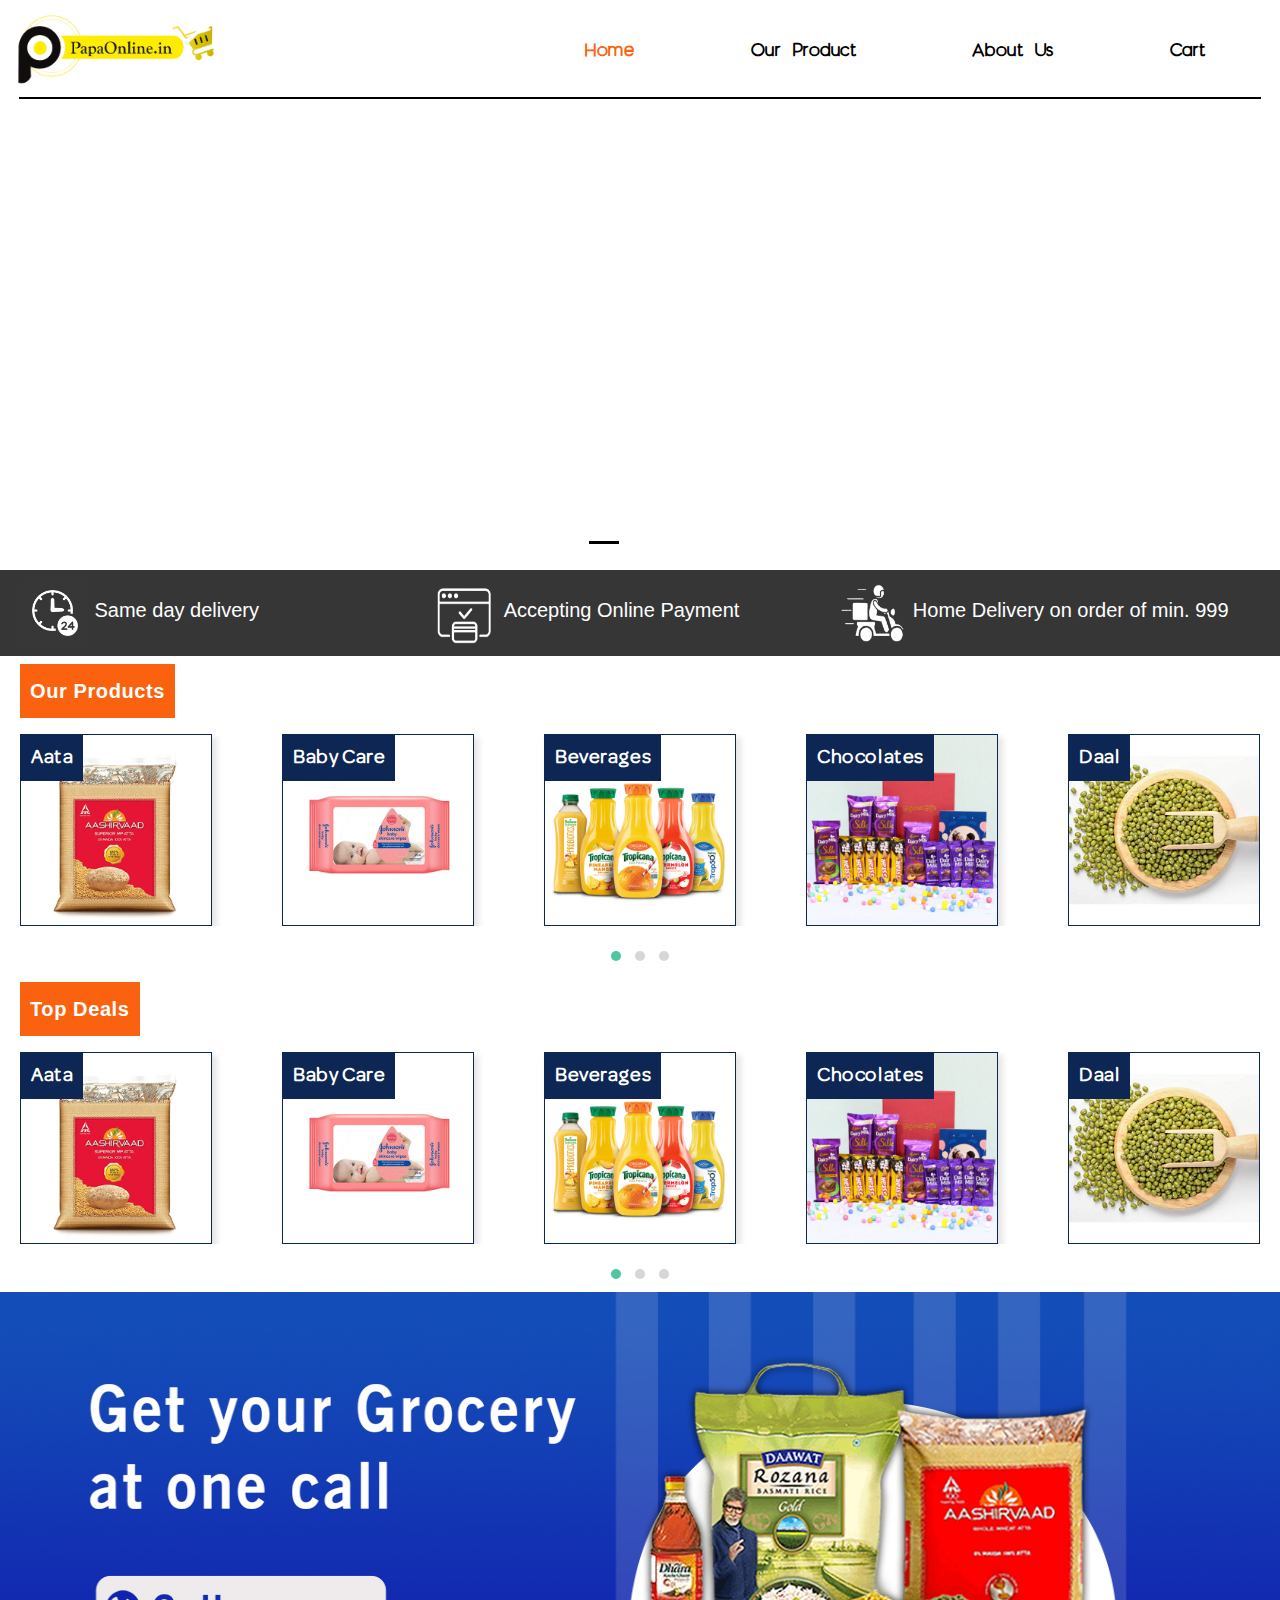
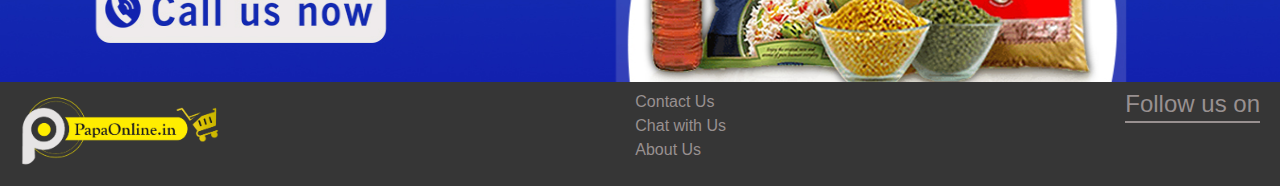
<file: index.html>
<html>  
    <head>
        <title>
            Anil Traders
        </title>
        <meta charset="utf-8">
        <meta name="viewport" content="width=device-width, initial-scale=1">
        <link rel="stylesheet" href="https://maxcdn.bootstrapcdn.com/bootstrap/4.5.2/css/bootstrap.min.css">
        <link rel="stylesheet" href="Css/owl.carousel.min.css">
        <link rel="stylesheet" href="Css/owl.theme.green.css">
        <link rel="stylesheet" href="Css/style.css">
        <link rel="stylesheet" href="https://use.fontawesome.com/releases/v5.7.0/css/all.css"
         integrity="sha384-lZN37f5QGtY3VHgisS14W3ExzMWZxybE1SJSEsQp9S+oqd12jhcu+A56Ebc1zFSJ" crossorigin="anonymous">
    </head>
    <body>
        <!----------------------------------------Navbar Start----------------------------------------------------->
       <header>
           <nav class="Navbar navbar-expand-lg  navbar-dark ">
           <a href="index.html" class="navbar-brand"><img src="images/logo/logo2.png"  alt="Logo"></a>
           <button class="navbar-toggler" data-toggle="collapse" data-target="#mynav">
            <span class="navbar-toggler-icon"></span>
           </button>
           <div class="collapse navbar-collapse" id="mynav">
               <span class="search" id = "search"> 
               <div class="searchBar" id="searchBar">
                   <form>
                       <input type= "text" placeholder="Search Item" />
                   </form>
               </div>
               <i class="fas fa-search fa-2x"></i>
            </span>
               <ul class="navbar-nav ml-auto">
               <li class="nav-item"><a href="index.html" class="nav-link" style="color: #fb620f!important">Home</a></li>
               <li class="nav-item"><a href="product.html" class="nav-link">Our Product</a></li>
               <li class="nav-item"><a href="about.html" class="nav-link">About Us</a></li>
               <li class="nav-item"><a href="cart.html" class="nav-link cart">Cart</a></li>
               <sup><p class="item"></p></sup>
               </ul>
           </div>
           </nav>
       </header>
       
       <!------------------------------------------Navbar End---------------------------------------------------------->
       <!--------------------------------------------Slider Section Start---------------------------------------------->
       <section>
        <div id="demo" class="carousel slide carousel-fade main" data-ride="carousel">
            <ul class="carousel-indicators">
              <li data-target="#demo" data-slide-to="0" class="active buttom_circle"></li>
              <li data-target="#demo" data-slide-to="1" class="buttom_circle"></li>
              <li data-target="#demo" data-slide-to="2" class="buttom_circle"></li>
            </ul>
            <div class="carousel-inner">
              <div class="carousel-item active">
                <div class="carouselCustom">
                    <div class="leftCarousel carouselContent">
                        <h2 class="display-4">
                            ALL YOUR <span style="color:#3ba60c; font-weight: 600;">GROCERY <br> NEEDS</span> AT ONE PLACE
                        </h2>
                    </div>
                    <div class="rightCarousel carouselContent">
                        <img src="images/banner/slider.png" class="img-fluid">
                        
                    </div>
                </div> 
              </div>
              <div class="carousel-item">
                <div class="carouselCustom">
                    <div class="leftCarousel carouselContent">
                        <h2 class="display-4 map" style="font-weight: bolder; color:#093485; letter-spacing: 0.03rem;">
                            Same day <span style="color:#3ba60c; font-weight: 600;"> Delivery <br> in</span> the city
                        </h2>
                         
                    </div>
                    <div class="rightCarousel carouselContent img-responsive">
                        <img src="images/png_elem/scooter.png" class="img-fluid">
                    </div>
                </div> 
              </div>
              <div class="carousel-item">
                <div class="carouselCustom">
                    <div class="leftCarousel carouselContent">
                        <h2 class="display-4 map" style="font-weight: bolder; color:#093485; letter-spacing: 0.03rem;">
                            All   <span style="color:#3ba60c; font-weight: 600;"> Branded<br> in</span> products at one place
                           </h2>
                       
                    </div>
                    <div class="rightCarousel carouselContent">
                        <img src="images/img/slide3.png" class="img-fluid">
                    </div>
                </div> 
              </div>
            </div>
           
          </div>
       </section>
       <!--------------------------------------------Slider Section End------------------------------------------------>
       <!-----------------------------------------------Same day delivery Section Start-------------------------------->
      <section>
           <div class="sameDay main">
           <ul>
               <span>
                   <img src="images/png_elem/3.png" alt=""> <li>Same day delivery</li>
               </span>
               <span>
                <img src="images/png_elem/2.png" alt=""> <li>Accepting Online Payment</li>
            </span>
            <span>
                <img src="images/png_elem/1.png" alt="">  <li>Home Delivery on order of min. 999</li>
            </span>          
           </ul>
       </div>
      </section>
      <section>
          <div class="sectionFirst main">
            <p>Our Products</p>
            <div class="owl-carousel owl-theme">
                <div class="item">
                    <div class="imgBox">
                        <img src="images/products_images/Aata/aata 5kg.jpg">
                        <p>Aata</p>
                    </div>
                </div>
                <div class="item"> <div class="imgBox">
                    <img src="images/products_images/baby care/1.jpg">
                    <p>Baby Care</p>
                </div>
            </div>
                <div class="item"> <div class="imgBox">
                    <img src="images/products_images/beverages/tropican.jpg">
                    <p>Beverages</p>
                </div>
            </div>
                <div class="item">
                    <div class="imgBox">
                        <img src="images/products_images/chocolates/dairy milk.jpg">
                        <p>Chocolates</p>
                    </div>
                </div>
                <div class="item">
                    <div class="imgBox">
                        <img src="images/products_images/daal/moong daal.jpg">
                        <p>Daal</p>
                    </div>
                </div>
                <div class="item">
                    <div class="imgBox">
                        <img src="images/products_images/Dairy/amul cheese.jpg">
                        <p>Dairy</p>
                    </div>
                </div>
               
                <div class="item">
                    <div class="imgBox">
                        <img src="images/products_images/Detergent/arial matic.jpg">
                        <p>Detergents</p>
                    </div>
                </div>
                <div class="item">
                    <div class="imgBox">
                        <img src="images/products_images/dry fuits/almond.jpg">
                        <p>Dry Fruits</p>
                    </div>
                </div>
                <div class="item">
                    <div class="imgBox">
                        <img src="images/products_images/Hygiene/dettol hand sanitizer.jpg">
                        <p>Hygiene</p>
                    </div>
                </div>
                <div class="item">
                    <div class="imgBox">
                        <img src="images/products_images/miada/besan.jpg">
                        <p>Flours</p>
                    </div>
                </div>
               
                <div class="item">
                    <div class="imgBox">
                        <img src="images/products_images/oil/refineoil.jpg">
                        <p>Oil</p>
                    </div>
                </div>
            </div>
          </div>
          <div class="sectionSecond main">
            <p>Top Deals</p>
            <div class="owl-carousel owl-theme">
                <div class="item">
                    <div class="imgBox">
                        <img src="images/products_images/Aata/aata 5kg.jpg">
                        <p>Aata</p>
                    </div>
                </div>
                <div class="item"> <div class="imgBox">
                    <img src="images/products_images/baby care/1.jpg">
                    <p>Baby Care</p>
                </div>
            </div>
                <div class="item"> <div class="imgBox">
                    <img src="images/products_images/beverages/tropican.jpg">
                    <p>Beverages</p>
                </div>
            </div>
                <div class="item">
                    <div class="imgBox">
                        <img src="images/products_images/chocolates/dairy milk.jpg">
                        <p>Chocolates</p>
                    </div>
                </div>
                <div class="item">
                    <div class="imgBox">
                        <img src="images/products_images/daal/moong daal.jpg">
                        <p>Daal</p>
                    </div>
                </div>
                <div class="item">
                    <div class="imgBox">
                        <img src="images/products_images/Dairy/amul cheese.jpg">
                        <p>Dairy</p>
                    </div>
                </div>
               
                <div class="item">
                    <div class="imgBox">
                        <img src="images/products_images/Detergent/arial matic.jpg">
                        <p>Detergents</p>
                    </div>
                </div>
                <div class="item">
                    <div class="imgBox">
                        <img src="images/products_images/dry fuits/almond.jpg">
                        <p>Dry Fruits</p>
                    </div>
                </div>
                <div class="item">
                    <div class="imgBox">
                        <img src="images/products_images/Hygiene/dettol hand sanitizer.jpg">
                        <p>Hygiene</p>
                    </div>
                </div>
                <div class="item">
                    <div class="imgBox">
                        <img src="images/products_images/miada/besan.jpg">
                        <p>Flours</p>
                    </div>
                </div>
               
                <div class="item">
                    <div class="imgBox">
                        <img src="images/products_images/oil/refineoil.jpg">
                        <p>Oil</p>
                    </div>
                </div>
           
            </div>
          </div>
      </section>
       <!---------------------------------------------Same day dalivery Section End------------------------------------>
       <!-----------------------------------------------Section Three Start--------------------------------------------->
       <section>
           <div class="sectionThree">
               <div class="contentOne">
                
               </div>
           </div>
       </section>
       <!----------------------------------------------Section Three End------------------------------------------------->
       <!------------------------------------------Footer Start---------------------------------------------------------->
       <footer>
           <div class="site-footer main">
               <div class="logo">
                <a href="#" class="navbar-brand"><img src="images/logo/logo3.png" alt="Logo"></a>
               </div>
               <div class="quickLinks">
                    <ul class="quick__links">
                        <li>
                            <a href="#">Contact Us</a>
                        </li>
                        <li>
                            <a href="#">Chat with Us</a>
                        </li>
                        <li>
                            <a href="#">About Us</a>
                        </li>
                    </ul>
               </div>
               <div class="social_icons">
                    <h4 style="color:#989090;">Follow us on</h4>
                    <ul class="social_icons">
                        <li class="socialIcon"><a href="#"><i class="fab fa-facebook-f"></i></a></li>
                        <li class="socialIcon"><a href="#"><i class="fab fa-instagram"></i></a></li>
                    </ul>
               </div>
           </div>
       </footer>
       <div class="modal fade" id="myModal" role="dialog">
        <div class="modal-dialog">
        
          <!-- Modal content-->
          <div class="modal-content">
            <div class="modal-header">
              <h4 class="modal-title">Cart Item</h4>
              <button type="button" class="close" data-dismiss="modal">&times;</button>
             
            </div>
            <div class="modal-body">
              <div class="cartContainer">

              </div>
            </div>
            <div class="modal-footer">
              <button type="button" class="btn btn-default" data-dismiss="modal">Close</button>
            </div>
          </div>
          
        </div>
      </div>
      
    
       <!------------------------------------------Footer End------------------------------------------------------------>
        <script src="https://ajax.googleapis.com/ajax/libs/jquery/3.5.1/jquery.min.js"></script>
        <script src="https://cdnjs.cloudflare.com/ajax/libs/popper.js/1.16.0/umd/popper.min.js"></script>
        <script src="https://maxcdn.bootstrapcdn.com/bootstrap/4.5.2/js/bootstrap.min.js"></script>
        <scritp src="Script/owl.carousel.js"></scritp>
        <script src="Script//owl.carousel.min.js"></script>
        <script src="Script/script.js"></script>
    </body>
</html>
</file>
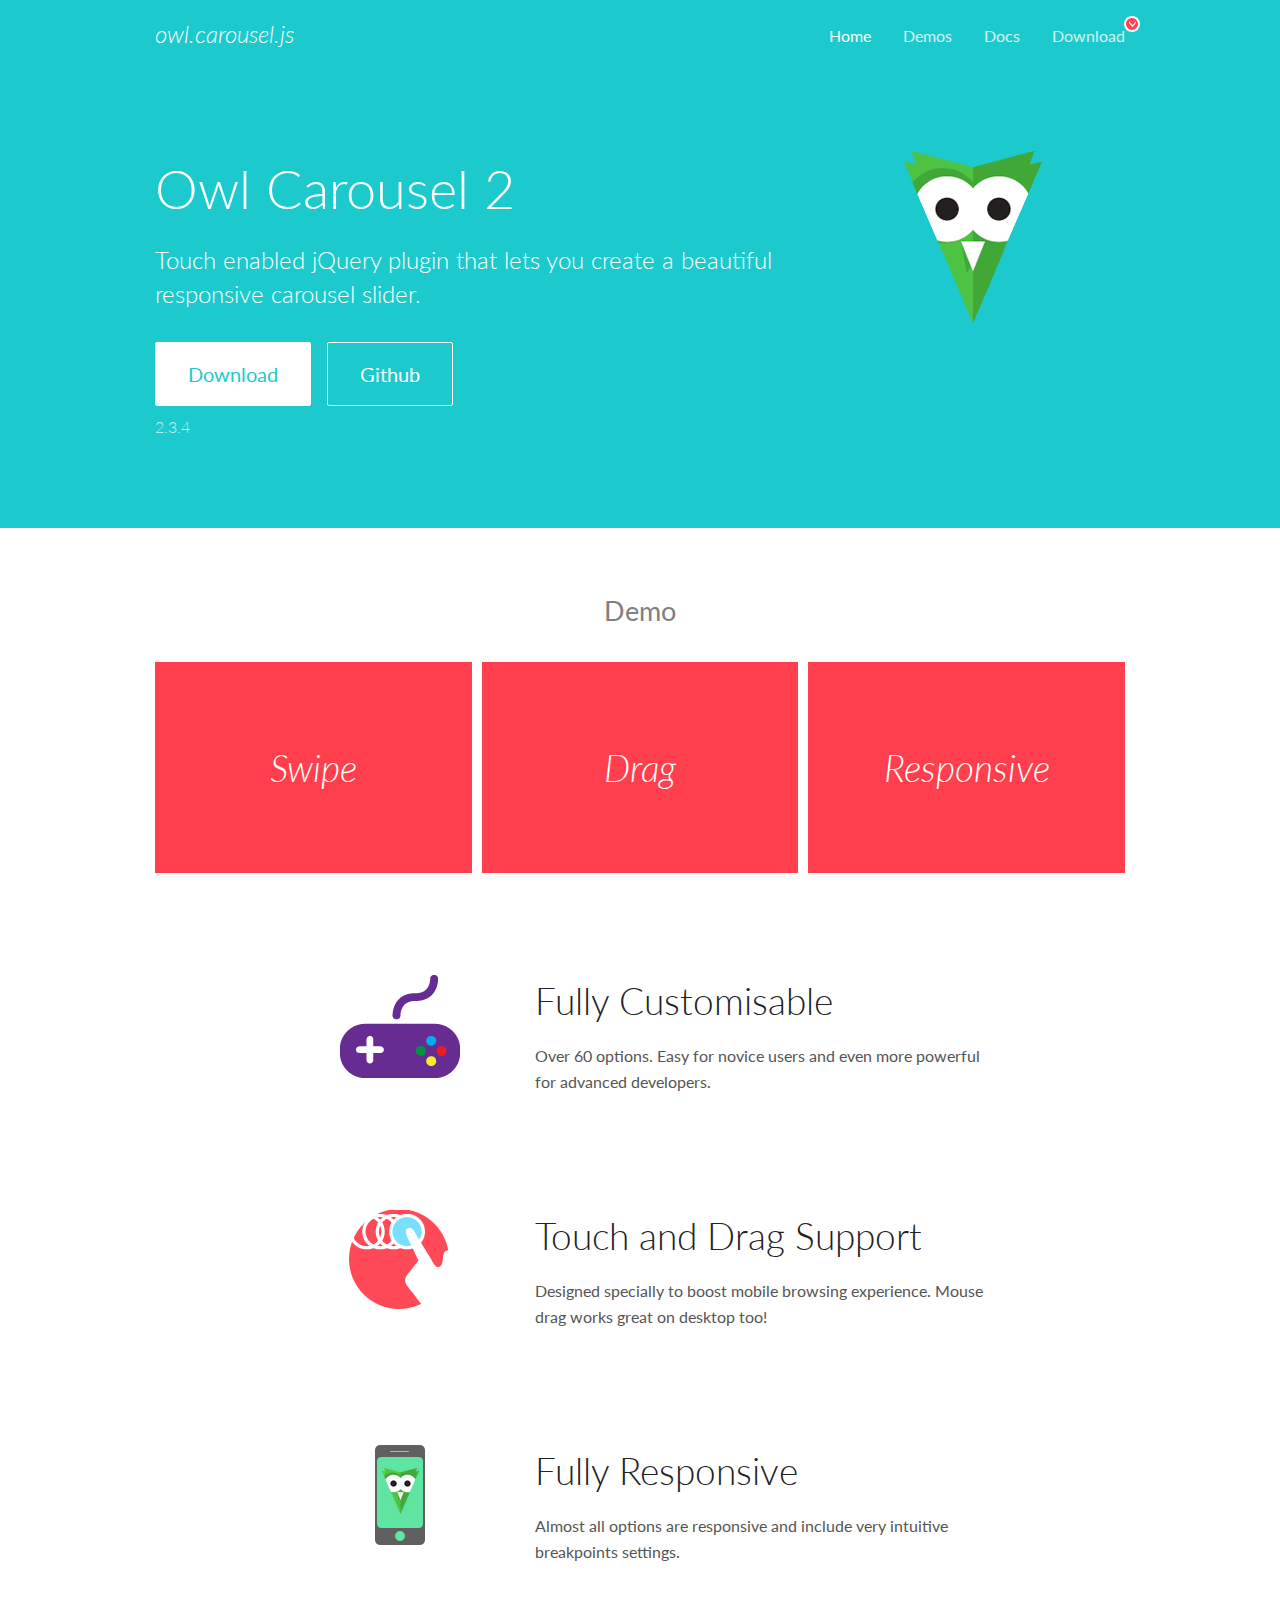
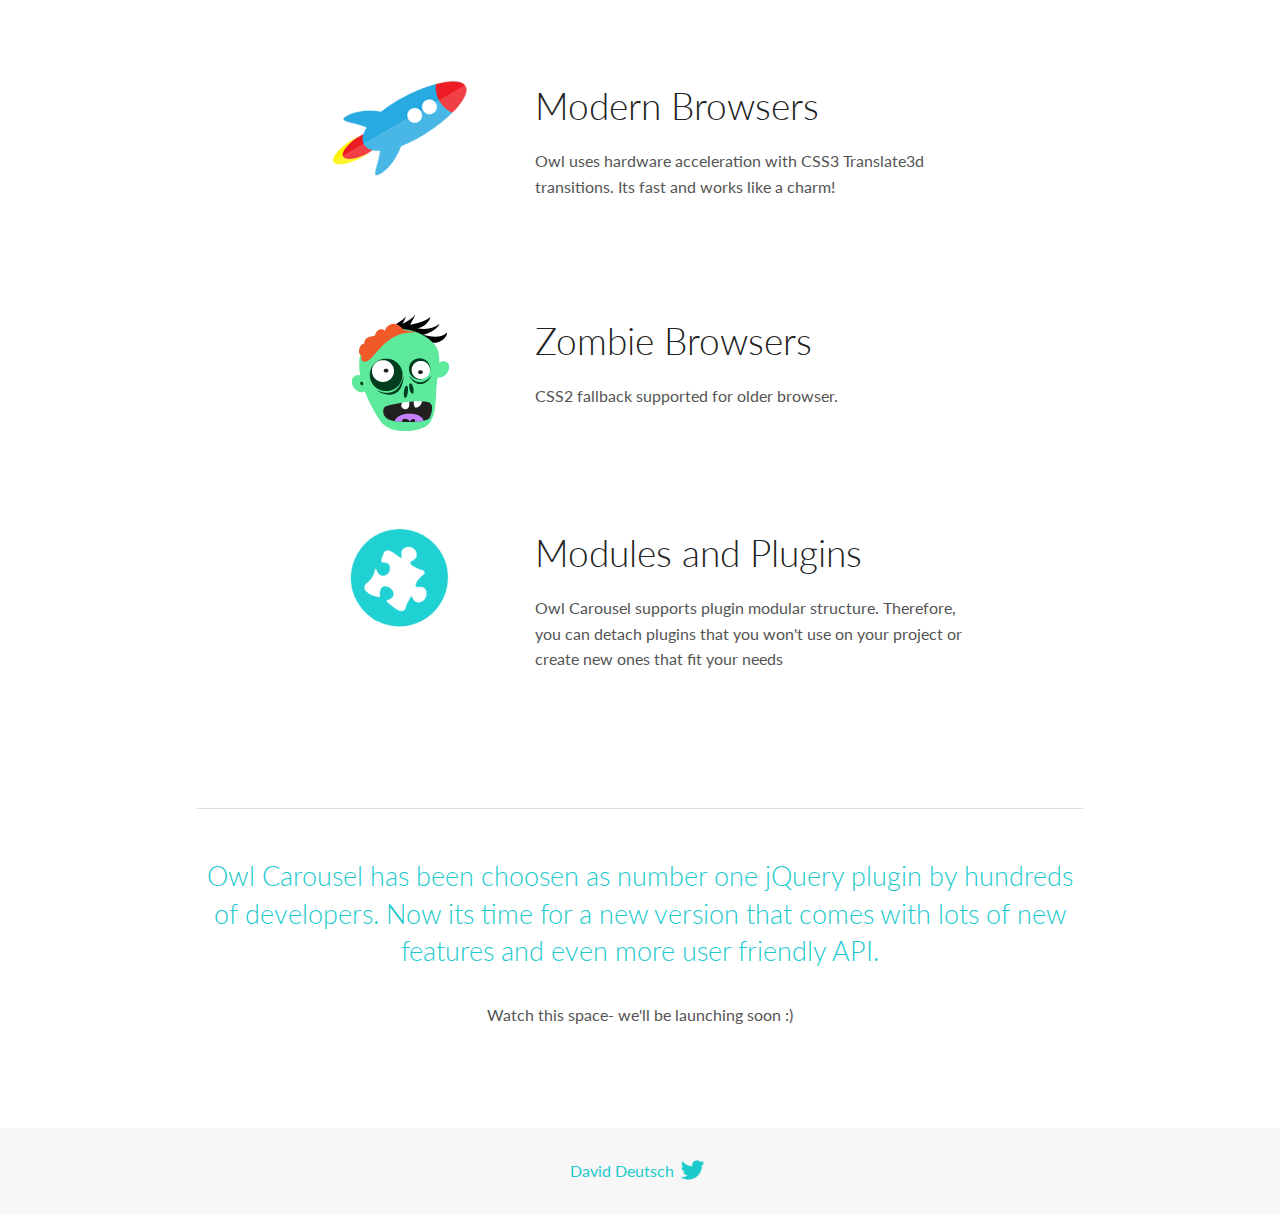
<file: OwlCarousel2-2.3.4/docs/index.html>
<!DOCTYPE html>
<html lang="en">
  <head>

    <!-- head -->
    <meta charset="utf-8">
    <meta name="msapplication-tap-highlight" content="no" />
    <meta name="viewport" content="width=device-width, initial-scale=1.0" />
    <meta name="description" content="Touch enabled jQuery plugin that lets you create beautiful responsive carousel slider.">
    <meta name="author" content="David Deutsch">
    <title>
      Home | Owl Carousel | 2.3.4
    </title>

    <!-- Stylesheets -->
    <link href='https://fonts.googleapis.com/css?family=Lato:300,400,700,400italic,300italic' rel='stylesheet' type='text/css'>
    <link rel="stylesheet" href="assets/css/docs.theme.min.css">

    <!-- Owl Stylesheets -->
    <link rel="stylesheet" href="assets/owlcarousel/assets/owl.carousel.min.css">
    <link rel="stylesheet" href="assets/owlcarousel/assets/owl.theme.default.min.css">

    <!-- HTML5 shim and Respond.js IE8 support of HTML5 elements and media queries -->

    <!--[if lt IE 9]>
      <script src="https://oss.maxcdn.com/libs/html5shiv/3.7.0/html5shiv.js"></script>
      <script src="https://oss.maxcdn.com/libs/respond.js/1.3.0/respond.min.js"></script>
    <![endif]-->

    <!-- Favicons -->
    <link rel="apple-touch-icon-precomposed" sizes="144x144" href="assets/ico/apple-touch-icon-144-precomposed.png">
    <link rel="shortcut icon" href="assets/ico/favicon.png">
    <link rel="shortcut icon" href="favicon.ico">

    <!-- Yeah i know js should not be in header. Its required for demos.-->

    <!-- javascript -->
    <script src="assets/vendors/jquery.min.js"></script>
    <script src="assets/owlcarousel/owl.carousel.js"></script>
  </head>
  <body>

    <!-- header -->
    <header class="header">
      <div class="row">
        <div class="large-12 columns">
          <div class="brand left">
            <h3>
              <a href="/OwlCarousel2/">owl.carousel.js</a> 
            </h3>
          </div>
          <a id="toggle-nav" class="right">
            <span></span> <span></span> <span></span> 
          </a> 
          <div class="nav-bar">
            <ul class="clearfix">
              <li class="active">
                <a href="/OwlCarousel2/index.html">Home</a> 
              </li>
              <li> <a href="/OwlCarousel2/demos/demos.html">Demos</a>  </li>
              <li> <a href="/OwlCarousel2/docs/started-welcome.html">Docs</a>  </li>
              <li>
                <a href="https://github.com/OwlCarousel2/OwlCarousel2/archive/2.3.4.zip">Download</a> 
                <span class="download"></span> 
              </li>
            </ul>
          </div>
        </div>
      </div>
    </header>

    <!-- home panel -->
    <section id="hero">
      <div class="row">
        <div class="large-8 medium-8 columns">
          <h1>Owl Carousel 2</h1>
          <h4>Touch enabled jQuery plugin that lets you create a beautiful responsive carousel slider.</h4>
          <a href="https://github.com/OwlCarousel2/OwlCarousel2/archive/2.3.4.zip" class="hero-button">Download</a> 
          <a href="https://github.com/OwlCarousel2/OwlCarousel2" class="hero-button outline">Github</a> 
          <p>2.3.4</p>
        </div>
        <div class="large-4 medium-4 columns">
          <img class="owl-logo" src="assets/img/owl-logo.png" alt="mr. Owl">
        </div>
      </div>
    </section>

    <!-- body -->
    <div class="home-demo">
      <div class="row">
        <div class="large-12 columns">
          <h3>Demo</h3>
          <div class="owl-carousel">
            <div class="item">
              <h2>Swipe</h2>
            </div>
            <div class="item">
              <h2>Drag</h2>
            </div>
            <div class="item">
              <h2>Responsive</h2>
            </div>
            <div class="item">
              <h2>CSS3</h2>
            </div>
            <div class="item">
              <h2>Fast</h2>
            </div>
            <div class="item">
              <h2>Easy</h2>
            </div>
            <div class="item">
              <h2>Free</h2>
            </div>
            <div class="item">
              <h2>Upgradable</h2>
            </div>
            <div class="item">
              <h2>Tons of options</h2>
            </div>
            <div class="item">
              <h2>Infinity</h2>
            </div>
            <div class="item">
              <h2>Auto Width</h2>
            </div>
          </div>
        </div>
      </div>
    </div>
    <script>
      var owl = $('.owl-carousel');
      owl.owlCarousel({
        margin: 10,
        loop: true,
        responsive: {
          0: {
            items: 1
          },
          600: {
            items: 2
          },
          1000: {
            items: 3
          }
        }
      })
    </script>

    <!-- features -->
    <div id="features">
      <div class="row">
        <div class="small-12 medium-9 small-centered columns">
          <section class="row feature">
            <div class="medium-4 small-12 columns">
              <img src="assets/img/feature-options.png" alt="">
            </div>
            <div class="medium-8 small-12 columns">
              <h2>Fully Customisable</h2>
              <p>Over 60 options. Easy for novice users and even more powerful for advanced developers.</p>
            </div>
          </section>
          <section class="row feature">
            <div class="medium-4 small-12 columns">
              <img src="assets/img/feature-drag.png" alt="">
            </div>
            <div class="medium-8 small-12 columns">
              <h2>Touch and Drag Support</h2>
              <p>Designed specially to boost mobile browsing experience. Mouse drag works great on desktop too!</p>
            </div>
          </section>
          <section class="row feature">
            <div class="medium-4 small-12 columns">
              <img src="assets/img/feature-responsive.png" alt="">
            </div>
            <div class="medium-8 small-12 columns">
              <h2>Fully Responsive</h2>
              <p>Almost all options are responsive and include very intuitive breakpoints settings.</p>
            </div>
          </section>
          <section class="row feature">
            <div class="medium-4 small-12 columns">
              <img src="assets/img/feature-modern.png" alt="">
            </div>
            <div class="medium-8 small-12 columns">
              <h2>Modern Browsers</h2>
              <p>Owl uses hardware acceleration with CSS3 Translate3d transitions. Its fast and works like a charm! </p>
            </div>
          </section>
          <section class="row feature">
            <div class="medium-4 small-12 columns">
              <img src="assets/img/feature-zombie.png" alt="">
            </div>
            <div class="medium-8 small-12 columns">
              <h2>Zombie Browsers</h2>
              <p>CSS2 fallback supported for older browser.</p>
            </div>
          </section>
          <section class="row feature">
            <div class="medium-4 small-12 columns">
              <img src="assets/img/feature-module.png" alt="">
            </div>
            <div class="medium-8 small-12 columns">
              <h2>Modules and Plugins</h2>
              <p>Owl Carousel supports plugin modular structure. Therefore, you can detach plugins that you won&#x27;t use on your project or create new ones that fit your needs</p>
            </div>
          </section>
        </div>
      </div>
    </div>

    <!-- footer -->
    <section id="teaser-text">
      <div class="row">
        <div class="small-12 medium-11 small-centered columns">
          <hr>
          <h3 id="owl-carousel-has-been-choosen-as-number-one-jquery-plugin-by-hundreds-of-developers-now-its-time-for-a-new-version-that-comes-with-lots-of-new-features-and-even-more-user-friendly-api-">Owl Carousel has been choosen as number one jQuery plugin by hundreds of developers. Now its time for a new version that comes with lots of new features and even more user friendly API.</h3>
          <p>Watch this space- we&#39;ll be launching soon :)</p>
        </div>
      </div>
    </section>

    <!-- footer -->
    <footer class="footer">
      <div class="row">
        <div class="large-12 columns">
          <h5>
            <a href="/OwlCarousel2/docs/support-contact.html">David Deutsch</a> 
            <a id="custom-tweet-button" href="https://twitter.com/share?url=https://github.com/OwlCarousel2/OwlCarousel2&text=Owl Carousel - This is so awesome! " target="_blank"></a> 
          </h5>
        </div>
      </div>
    </footer>

    <!-- vendors -->
    <script src="assets/vendors/highlight.js"></script>
    <script src="assets/js/app.js"></script>
  </body>
</html>
</file>
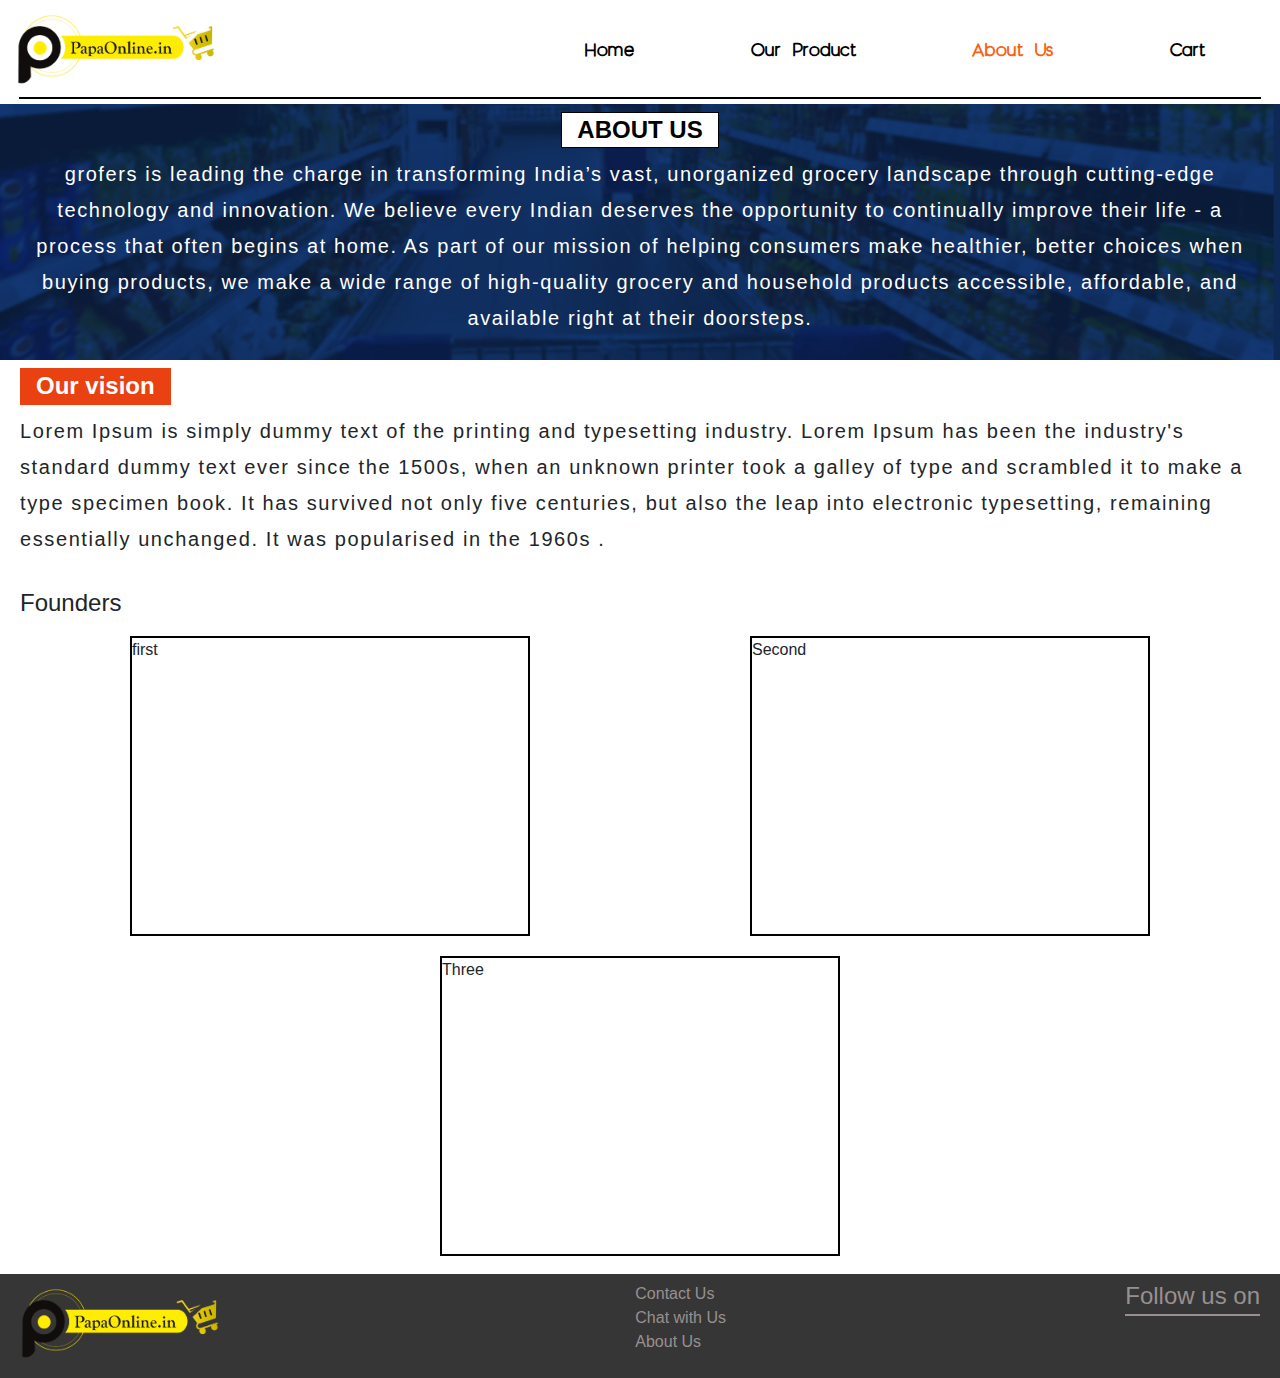
<file: about.html>
<html>  
    <head>
        <title>
            Anil Traders
        </title>
        <meta charset="utf-8">
        <meta name="viewport" content="width=device-width, initial-scale=1">
        <link rel="stylesheet" href="https://maxcdn.bootstrapcdn.com/bootstrap/4.5.2/css/bootstrap.min.css">
        <link rel="stylesheet" href="Css/owl.carousel.min.css">
        <link rel="stylesheet" href="Css/owl.theme.green.css">
        <link rel="stylesheet" href="Css/style.css">
        <link rel="stylesheet" href="https://use.fontawesome.com/releases/v5.7.0/css/all.css"
         integrity="sha384-lZN37f5QGtY3VHgisS14W3ExzMWZxybE1SJSEsQp9S+oqd12jhcu+A56Ebc1zFSJ" crossorigin="anonymous">
    </head>
    <body>
        <!----------------------------------------Navbar Start----------------------------------------------------->
       <header>
           <nav class="Navbar navbar-expand-lg  navbar-dark ">
           <a href="index.html" class="navbar-brand"><img src="images/logo/logo2.png" alt="Logo"></a>
           <button class="navbar-toggler" data-toggle="collapse" data-target="#mynav">
            <span class="navbar-toggler-icon"></span>
           </button>
           <div class="collapse navbar-collapse" id="mynav">
               <span class="search" id = "search"> 
               <div class="searchBar" id="searchBar">
                   <form>
                       <input type= "text" placeholder="Search Item" />
                   </form>
               </div>
               <i class="fas fa-search fa-2x"></i>
            </span>
            <ul class="navbar-nav ml-auto">
                <li class="nav-item"><a href="index.html" class="nav-link">Home</a></li>
                <li class="nav-item"><a href="product.html" class="nav-link">Our Product</a></li>
                <li class="nav-item"><a href="about.html" class="nav-link" style="color: #fb620f!important">About Us</a></li>
                <li class="nav-item"><a href="cart.html" class="nav-link cart">Cart</a></li>
                <sup><p class="item"></p></sup>
                </ul>
           </div>
           </nav>
       </header>
       <!------------------------------------------Navbar End---------------------------------------------------------->
       <!----------------------------------------------Section one start----------------------------------------------->
       <section>
          <div class="main img__box">
 
              
                      <h4>About Us</h4>
                      <p>grofers is leading the charge in transforming India’s vast, unorganized 
                        grocery landscape through cutting-edge technology and innovation. 
                        We believe every Indian deserves the opportunity to continually improve 
                        their life - a process that often begins at home. As part of our mission of 
                        helping consumers make healthier, better choices when buying products, 
                        we make a wide range of high-quality grocery and household products 
                        accessible, affordable, and available right at their doorsteps.</p>
             
          </div>
    </section>
       <!----------------------------------------------Section one end------------------------------------------------->
      <!-------------------------------------------------Section Second Start------------------------------------------->
    <section>
        <div class= "main sectionTwo">
            <h4>Our vision</h4>
            <p>Lorem Ipsum is simply dummy text of the printing and typesetting 
              industry. Lorem Ipsum has been the industry's standard dummy text 
              ever since the 1500s, when an unknown printer took a galley of type
               and scrambled it to make a type specimen book. It has survived not 
              only five centuries, but also the leap into electronic typesetting, 
              remaining essentially unchanged. It was popularised in the 1960s .</p>
        </div>
    </section>
      <!----------------------------------------------------Section Second End------------------------------------------>
      <!------------------------------------------------------Section Th ree Start---------------------------------------->
      <div class="main sectionThree_about">
          <h4>Founders</h4>
          <div class="founder_img">
              <div class="img_one img">
                  first
              </div>
              <div class="img_two img">
                  Second
              </div>
              <div class="img_three img">
                  Three
              </div>
          </div>
      </div>
      <!-----------------------------------------------------Section Three End-------------------------------------------->
       <!------------------------------------------Footer Start---------------------------------------------------------->
       <footer>
           <div class="site-footer main">
               <div class="logo">
                <a href="#" class="navbar-brand"><img src="images/logo/logo2.png" alt="Logo"></a>
               </div>
               <div class="quickLinks">
                    <ul class="quick__links">
                        <li>
                            <a href="#">Contact Us</a>
                        </li>
                        <li>
                            <a href="#">Chat with Us</a>
                        </li>
                        <li>
                            <a href="#">About Us</a>
                        </li>
                    </ul>
               </div>
               <div class="social_icons">
                    <h4 style="color:#989090;">Follow us on</h4>
                    <ul class="social_icons">
                        <li class="socialIcon"><a href="#"><i class="fab fa-facebook-f"></i></a></li>
                        <li class="socialIcon"><a href="#"><i class="fab fa-instagram"></i></a></li>
                    </ul>
               </div>
           </div>
       </footer>
       <div class="modal fade" id="myModal" role="dialog">
        <div class="modal-dialog">
        
          <!-- Modal content-->
          <div class="modal-content">
            <div class="modal-header">
              <h4 class="modal-title">Cart Item</h4>
              <button type="button" class="close" data-dismiss="modal">&times;</button>
             
            </div>
            <div class="modal-body">
              <div class="cartContainer">

              </div>
            </div>
            <div class="modal-footer">
              <button type="button" class="btn btn-default" data-dismiss="modal">Close</button>
            </div>
          </div>
          
        </div>
      </div>
      
    
       <!------------------------------------------Footer End------------------------------------------------------------>
        <script src="https://ajax.googleapis.com/ajax/libs/jquery/3.5.1/jquery.min.js"></script>
        <script src="https://cdnjs.cloudflare.com/ajax/libs/popper.js/1.16.0/umd/popper.min.js"></script>
        <script src="https://maxcdn.bootstrapcdn.com/bootstrap/4.5.2/js/bootstrap.min.js"></script>
        <scritp src="Script/owl.carousel.js"></scritp>
        <script src="Script//owl.carousel.min.js"></script>
        <script src="Script/script.js"></script>
    </body>
</html>
</file>
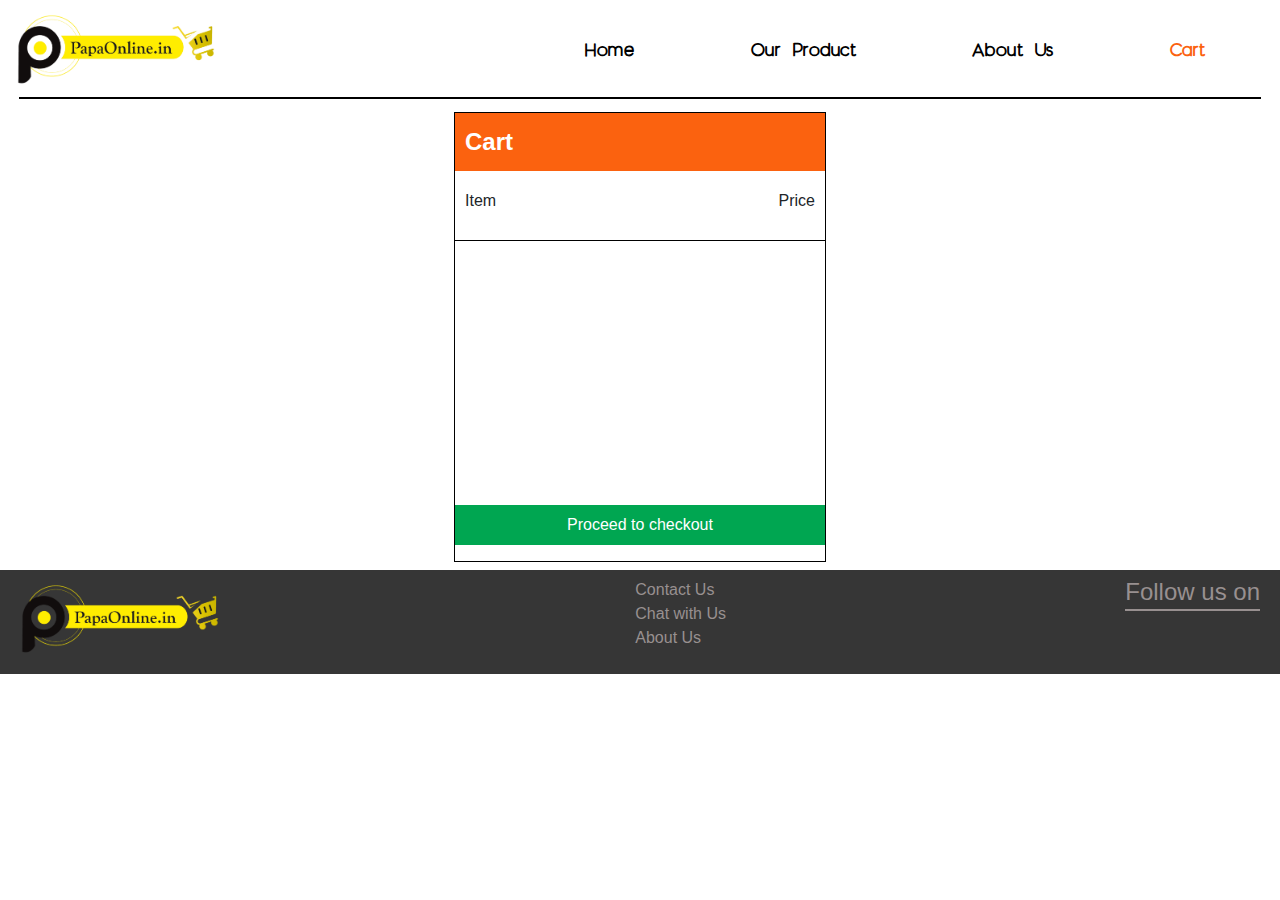
<file: cart.html>
<html>  
    <head>
        <title>
            Anil Traders
        </title>
        <meta charset="utf-8">
        <meta name="viewport" content="width=device-width, initial-scale=1">
        <link rel="stylesheet" href="https://maxcdn.bootstrapcdn.com/bootstrap/4.5.2/css/bootstrap.min.css">
        <link rel="stylesheet" href="Css/owl.carousel.min.css">
        <link rel="stylesheet" href="Css/owl.theme.green.css">
        <link rel="stylesheet" href="Css/style.css">
        <link rel="stylesheet" href="https://use.fontawesome.com/releases/v5.7.0/css/all.css"
         integrity="sha384-lZN37f5QGtY3VHgisS14W3ExzMWZxybE1SJSEsQp9S+oqd12jhcu+A56Ebc1zFSJ" crossorigin="anonymous">
    </head>
    <body>
        <!----------------------------------------Navbar Start----------------------------------------------------->
       <header>
           <nav class="Navbar navbar-expand-lg  navbar-dark ">
           <a href="index.html" class="navbar-brand"><img src="images/logo/logo2.png" alt="Logo"></a>
           <button class="navbar-toggler" data-toggle="collapse" data-target="#mynav">
            <span class="navbar-toggler-icon"></span>
           </button>
           <div class="collapse navbar-collapse" id="mynav">
               <span class="search" id = "search"> 
               <div class="searchBar" id="searchBar">
                   <form>
                       <input type= "text" placeholder="Search Item" />
                   </form>
               </div>
               <i class="fas fa-search fa-2x"></i>
            </span>
            <ul class="navbar-nav ml-auto">
                <li class="nav-item"><a href="index.html" class="nav-link">Home</a></li>
                <li class="nav-item"><a href="product.html" class="nav-link">Our Product</a></li>
                <li class="nav-item"><a href="about.html" class="nav-link">About Us</a></li>
                <li class="nav-item"><a href="cart.html" class="nav-link cart" style="color: #fb620f!important">Cart</a></li>
                <sup><p class="item"></p></sup>
                </ul>
           </div>
           </nav>
       </header>
       <!------------------------------------------Navbar End---------------------------------------------------------->
       <!--------------------------------------------Slider Section Start---------------------------------------------->
<!----------------------------------------------------------Footer Start---------------------------------------------------------->
<section>
    <div class="cart main">
        <div class="cartContent">
          <h1>Cart</h1>
          <div class="cartItem">
              <ul>
                <span class="cart__item">
                    <li>Item</li>
                    <li>Price</li>
                </span>
              </ul>
          </div>
          <p>Proceed to checkout</p>
        </div>
    </div>
</section>
       <footer>
           <div class="site-footer main">
               <div class="logo">
                <a href="#" class="navbar-brand"><img src="images/logo/logo2.png" alt="Logo"></a>
               </div>
               <div class="quickLinks">
                    <ul class="quick__links">
                        <li>
                            <a href="#">Contact Us</a>
                        </li>
                        <li>
                            <a href="#">Chat with Us</a>
                        </li>
                        <li>
                            <a href="#">About Us</a>
                        </li>
                    </ul>
               </div>
               <div class="social_icons">
                    <h4 style="color:#989090;">Follow us on</h4>
                    <ul class="social_icons">
                        <li class="socialIcon"><a href="#"><i class="fab fa-facebook-f"></i></a></li>
                        <li class="socialIcon"><a href="#"><i class="fab fa-instagram"></i></a></li>
                    </ul>
               </div>
           </div>
       </footer>
       <div class="modal fade" id="myModal" role="dialog">
        <div class="modal-dialog">
        
          <!-- Modal content-->
          <div class="modal-content">
            <div class="modal-header">
              <h4 class="modal-title">Cart Item</h4>
              <button type="button" class="close" data-dismiss="modal">&times;</button>
             
            </div>
            <div class="modal-body">
              <div class="cartContainer">

              </div>
            </div>
            <div class="modal-footer">
              <button type="button" class="btn btn-default" data-dismiss="modal">Close</button>
            </div>
          </div>
          
        </div>
      </div>
      
    
       <!------------------------------------------Footer End------------------------------------------------------------>
        <script src="https://ajax.googleapis.com/ajax/libs/jquery/3.5.1/jquery.min.js"></script>
        <script src="https://cdnjs.cloudflare.com/ajax/libs/popper.js/1.16.0/umd/popper.min.js"></script>
        <script src="https://maxcdn.bootstrapcdn.com/bootstrap/4.5.2/js/bootstrap.min.js"></script>
        <scritp src="Script/owl.carousel.js"></scritp>
        <script src="Script//owl.carousel.min.js"></script>
       
    </body>
</html>
</file>
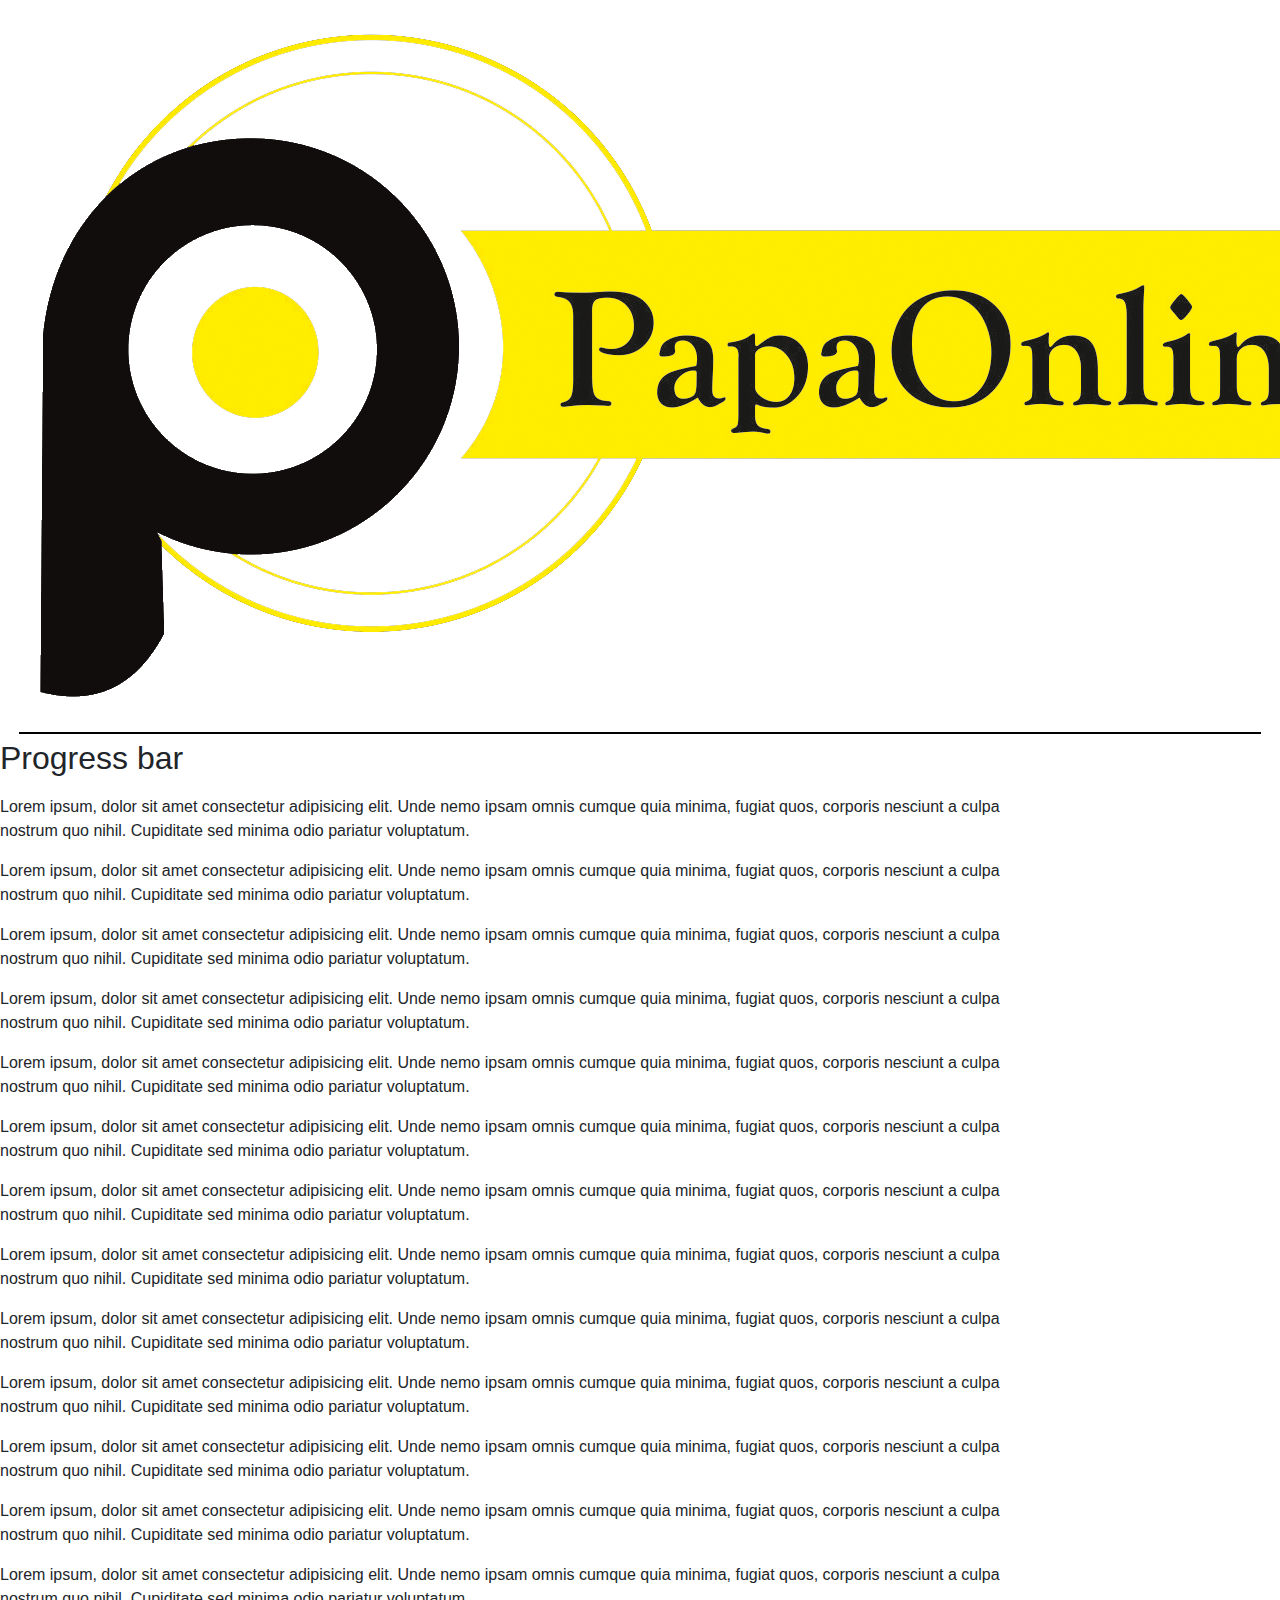
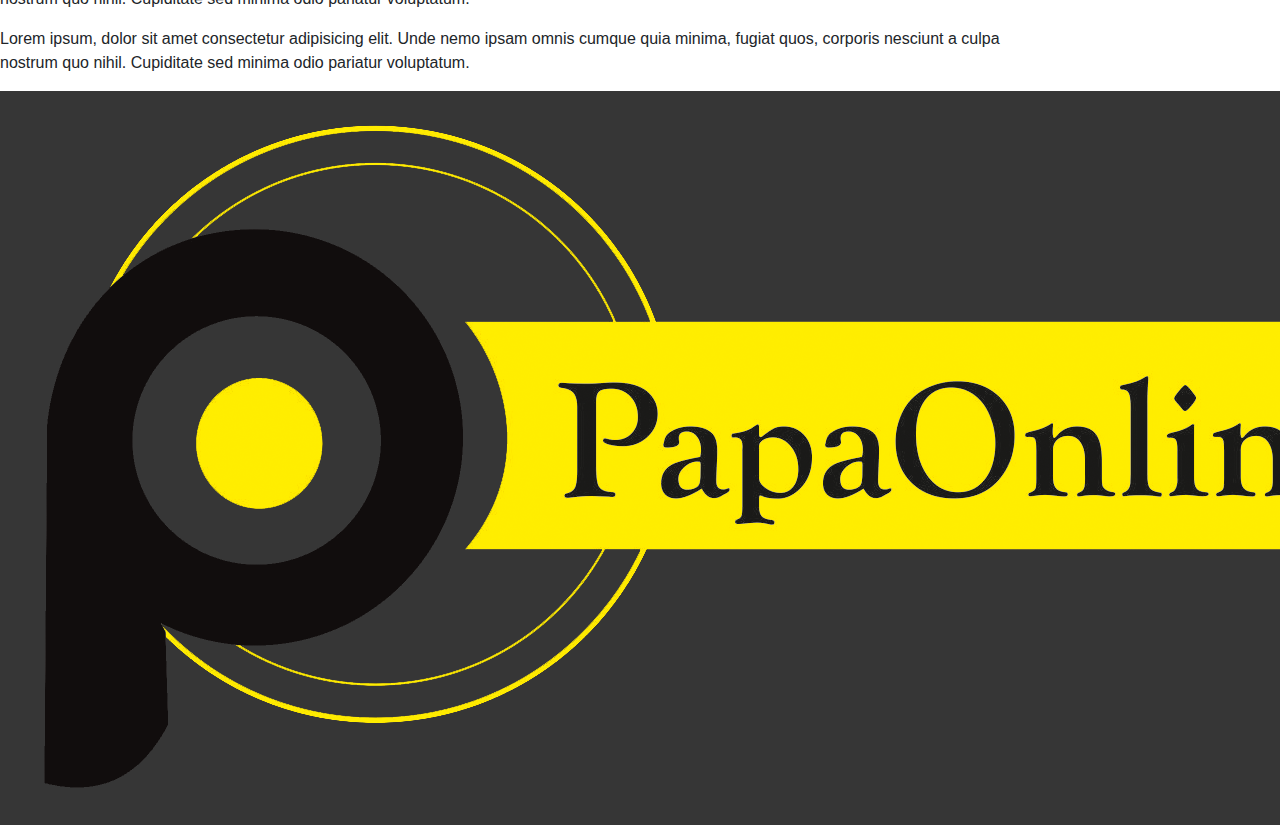
<file: practice.html>
<html>

<head>
    <title>
        Anil Traders
    </title>
    <meta charset="utf-8">
    <meta name="viewport" content="width=device-width, initial-scale=1">
    <link rel="stylesheet" href="https://maxcdn.bootstrapcdn.com/bootstrap/4.5.2/css/bootstrap.min.css">
    <link rel="stylesheet" href="Css/owl.carousel.min.css">
    <link rel="stylesheet" href="Css/owl.theme.green.css">
    <link rel="stylesheet" href="Css/style.css">
    <link rel="stylesheet" href="https://use.fontawesome.com/releases/v5.7.0/css/all.css"
        integrity="sha384-lZN37f5QGtY3VHgisS14W3ExzMWZxybE1SJSEsQp9S+oqd12jhcu+A56Ebc1zFSJ" crossorigin="anonymous">
</head>

<body>
    <!----------------------------------------Navbar Start----------------------------------------------------->
    <header>
        <nav class="Navbar navbar-expand-lg  navbar-dark ">
            <a href="#" class="navbar-brank"><img src="images/logo/logo2.png" alt="Logo"></a>
            <button class="navbar-toggler" data-toggle="collapse" data-target="#mynav">
                <span class="navbar-toggler-icon"></span>
            </button>
            <div class="collapse navbar-collapse" id="mynav">
                <span class="search" id="search">
                    <div class="searchBar" id="searchBar">
                        <form>
                            <input type="text" placeholder="Search Item" />
                        </form>
                    </div>
                    <i class="fas fa-search fa-2x"></i>
                </span>
                <ul class="navbar-nav ml-auto">
                    <li class="nav-item"><a href="#" class="nav-link">Home</a></li>
                    <li class="nav-item"><a href="product.html" class="nav-link">Our Product</a></li>
                    <li class="nav-item"><a href="about.html" class="nav-link">About Us</a></li>
                    <li class="nav-item"><a href="#" class="nav-link cart">Cart</a></li>
                </ul>
            </div>
        </nav>
    </header>
    <!------------------------------------------Navbar End---------------------------------------------------------->
    <!--------------------------------------------Slider Section Start---------------------------------------------->
    <!----------------------------------------------------------Footer Start---------------------------------------------------------->
    <!--<section>
    <div class="fixedIcons">
        <ul class="social_icons">
        <li class="socialIcon"><a href="#"><i class="fab fa-facebook-f"></i></a></li>
        <li class="socialIcon"><a href="#"><i class="fab fa-instagram"></i></a></li>
        <li class="socialIcon"><a href="#"><i class="fab fa-facebook-f"></i></a></li>
        <li class="socialIcon"><a href="#"><i class="fab fa-instagram"></i></a></li>

        <li class="socialIcon"><a href="#"><i class="fab fa-facebook-f"></i></a></li>
        <li class="socialIcon"><a href="#"><i class="fab fa-instagram"></i></a></li>

    </ul>  
    </div>
</section>
<script>
    var container = document.getElementsByClassName("social_icons");
    var item = document.getElementsByClassName("socialIcon");
    var i, j;
    for(i = 0; i < item.length; i++){
        item[i].addEventListener("click", function() {
           var current = document.getElementsByClassName("active");
           for(j=0; j < current.length; j++){
            current[0].classList.remove("active");
           }
          
            this.classList.add("active");
        })
    }
</script>
<style>
    .fixedIcons{
        
        width:50px;
        position: fixed;
        background-color:#000;
    }
    .fixedIcons ul{
        padding:10px 12px;
    }
    .fixedIcons ul li{
        margin:10px 0;
    }
    .active{
        background-color: green;
    }
</style>
-->

    <!--------------------------------------------------------------------Part2 Start----------------------------------------->
    <!------------- <div class="container">
        <p> Lorem ipsum dolor sit amet consectetur adipisicing elit. Sit numquam debitis, qui perferendis a officia
            porro placeat ipsa labore provident sapiente magnam itaque vitae reprehenderit architecto mollitia nobis
            temporibus accusantium? <span id="dots">...</span> <span id="more"> Lorem ipsum dolor sit amet, consectetur
                adipisicing elit. Vitae eaque dolores unde quam perferendis cum tempora nulla iusto! Quos ea nemo hic
                sed officia id et possimus magni cupiditate totam? </span> </p>
                <button id = "btn"> Read More</button>
    </div>
    <style>
        .container{
            display: grid;
            grid-template-columns: minmax(300px , 500px);
            place-content: center;
            
        }
        #more{
            display: none;
        }
        p{
            padding:10px 10px;
        }
        .container button{
            display: block;
            width: 160px;
            margin:auto;
            padding:10px 12px;
            font-weight: 600;
            background-color: black;
            color:#fff;
        }
      
    </style>
    <script>
        var dots = document.getElementById("dots");
        var more = document.getElementById("more");
        var button = document.getElementById("btn");
        button.addEventListener("click", () =>{
           if(dots.style.display === "none"){
             
             more.style.display = "none";
             button.innerHTML = "Show More"
             dots.style.display = "inline-block";
           }
           else {
               dots.style.display = "none";
               more.style.display = "block";
               button.innerHTML = "Show Less"
           }
        })
    </script>
-->
    <!--------------------------------------------------------------------Part 2 End---------------------------------------- -->



    <div class="header">
        <h2>Progress bar</h2>
        <div class="progress_container">
            <div class="progressBar" id="progressBar">
                    
            </div>
        </div>
    </div>
    <div class="content">
        <p> Lorem ipsum, dolor sit amet consectetur adipisicing elit. Unde nemo ipsam omnis cumque quia minima, fugiat
            quos, corporis nesciunt a culpa nostrum quo nihil. Cupiditate sed minima odio pariatur voluptatum. </p>
            <p> Lorem ipsum, dolor sit amet consectetur adipisicing elit. Unde nemo ipsam omnis cumque quia minima, fugiat
                quos, corporis nesciunt a culpa nostrum quo nihil. Cupiditate sed minima odio pariatur voluptatum. </p>
                <p> Lorem ipsum, dolor sit amet consectetur adipisicing elit. Unde nemo ipsam omnis cumque quia minima, fugiat
                    quos, corporis nesciunt a culpa nostrum quo nihil. Cupiditate sed minima odio pariatur voluptatum. </p>
                    <p> Lorem ipsum, dolor sit amet consectetur adipisicing elit. Unde nemo ipsam omnis cumque quia minima, fugiat
                        quos, corporis nesciunt a culpa nostrum quo nihil. Cupiditate sed minima odio pariatur voluptatum. </p>
                        <p> Lorem ipsum, dolor sit amet consectetur adipisicing elit. Unde nemo ipsam omnis cumque quia minima, fugiat
                            quos, corporis nesciunt a culpa nostrum quo nihil. Cupiditate sed minima odio pariatur voluptatum. </p>
                            <p> Lorem ipsum, dolor sit amet consectetur adipisicing elit. Unde nemo ipsam omnis cumque quia minima, fugiat
                                quos, corporis nesciunt a culpa nostrum quo nihil. Cupiditate sed minima odio pariatur voluptatum. </p>
                                <p> Lorem ipsum, dolor sit amet consectetur adipisicing elit. Unde nemo ipsam omnis cumque quia minima, fugiat
                                    quos, corporis nesciunt a culpa nostrum quo nihil. Cupiditate sed minima odio pariatur voluptatum. </p>
                                    <p> Lorem ipsum, dolor sit amet consectetur adipisicing elit. Unde nemo ipsam omnis cumque quia minima, fugiat
                                        quos, corporis nesciunt a culpa nostrum quo nihil. Cupiditate sed minima odio pariatur voluptatum. </p>
                                        <p> Lorem ipsum, dolor sit amet consectetur adipisicing elit. Unde nemo ipsam omnis cumque quia minima, fugiat
                                            quos, corporis nesciunt a culpa nostrum quo nihil. Cupiditate sed minima odio pariatur voluptatum. </p>
                                            <p> Lorem ipsum, dolor sit amet consectetur adipisicing elit. Unde nemo ipsam omnis cumque quia minima, fugiat
                                                quos, corporis nesciunt a culpa nostrum quo nihil. Cupiditate sed minima odio pariatur voluptatum. </p>
                                                <p> Lorem ipsum, dolor sit amet consectetur adipisicing elit. Unde nemo ipsam omnis cumque quia minima, fugiat
                                                    quos, corporis nesciunt a culpa nostrum quo nihil. Cupiditate sed minima odio pariatur voluptatum. </p>
                                                    <p> Lorem ipsum, dolor sit amet consectetur adipisicing elit. Unde nemo ipsam omnis cumque quia minima, fugiat
                                                        quos, corporis nesciunt a culpa nostrum quo nihil. Cupiditate sed minima odio pariatur voluptatum. </p>
                                                        <p> Lorem ipsum, dolor sit amet consectetur adipisicing elit. Unde nemo ipsam omnis cumque quia minima, fugiat
                                                            quos, corporis nesciunt a culpa nostrum quo nihil. Cupiditate sed minima odio pariatur voluptatum. </p>
                                                            <p> Lorem ipsum, dolor sit amet consectetur adipisicing elit. Unde nemo ipsam omnis cumque quia minima, fugiat
                                                                quos, corporis nesciunt a culpa nostrum quo nihil. Cupiditate sed minima odio pariatur voluptatum. </p>
    </div>
    <style>
    .header{
       display: block;
       width:100%;
       position: sticky;
    }
    .header h1{
        text-align: center;
    }
    .progress_container{
        display: block;
        width:100%;
        height:10px;
    }
    .progressBar{
        display: block;
        width:0%;
        height:10px;
        background-color:cadetblue;
    }
    .content{
        display: flex;
        flex-direction: column;

    }
    </style>
    <script>
        window.onscroll = function () {myFunction ()}
        function myFunction () {
            var winHeight = document.body.scrollTop || document.documentElement.scrollTop;
            var height = document.documentElement.scrollHeight - document.documentElement.clientHeight;
            var h = (winHeight / height) * 100;
            console.log(h);
            document.getElementById("progressBar").style.width = h + "%";
        }
    </script>
    <footer>
        <div class="site-footer main">
            <div class="logo">
                <a href="#" class="navbar-brank"><img src="images/logo/logo2.png" alt="Logo"></a>
            </div>
            <div class="quickLinks">
                <ul class="quick__links">
                    <li>
                        <a href="#">Contact Us</a>
                    </li>
                    <li>
                        <a href="#">Chat with Us</a>
                    </li>
                    <li>
                        <a href="#">About Us</a>
                    </li>
                </ul>
            </div>
            <div class="social_icons">
                <h4 style="color:#989090;">Follow us on</h4>
                <ul class="social_icons">
                    <li class="socialIcon"><a href="#"><i class="fab fa-facebook-f"></i></a></li>
                    <li class="socialIcon"><a href="#"><i class="fab fa-instagram"></i></a></li>
                </ul>
            </div>
        </div>
    </footer>
    <!------------------------------------------Footer End------------------------------------------------------------>
    <script src="https://ajax.googleapis.com/ajax/libs/jquery/3.5.1/jquery.min.js"></script>
    <script src="https://cdnjs.cloudflare.com/ajax/libs/popper.js/1.16.0/umd/popper.min.js"></script>
    <script src="https://maxcdn.bootstrapcdn.com/bootstrap/4.5.2/js/bootstrap.min.js"></script>
    <scritp src="Script/owl.carousel.js"></scritp>
    <script src="Script//owl.carousel.min.js"></script>

</body>

</html>
</file>
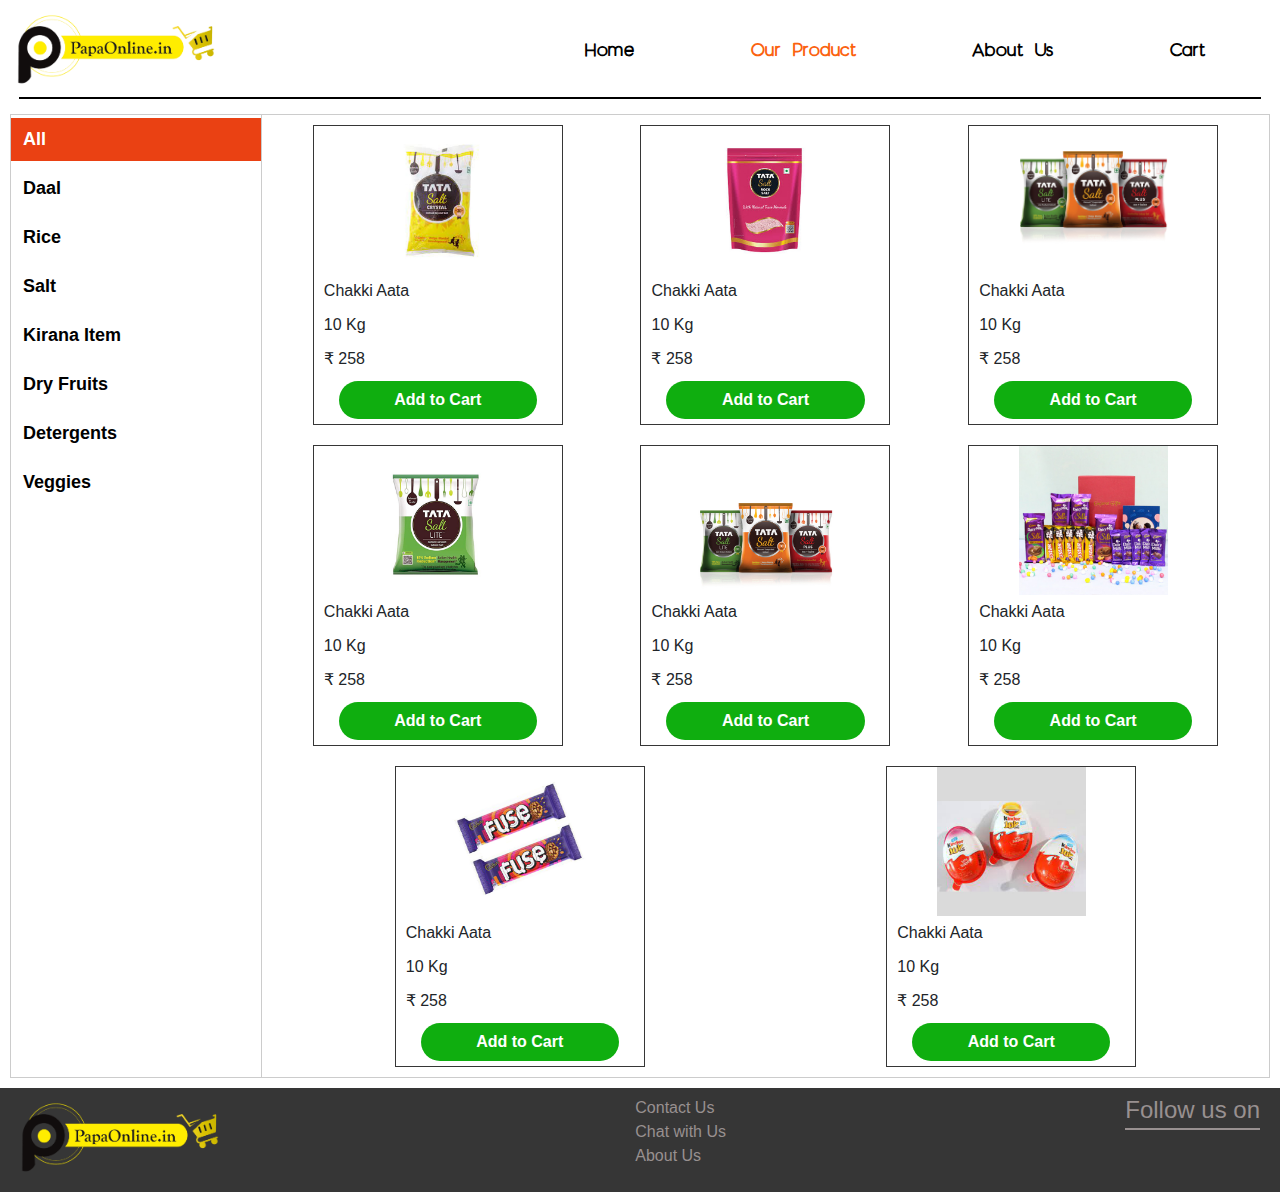
<file: product.html>
<html>  
    <head>
        <title>
            Anil Traders
        </title>
        <meta charset="utf-8">
        <meta name="viewport" content="width=device-width, initial-scale=1">
        <link rel="stylesheet" href="https://maxcdn.bootstrapcdn.com/bootstrap/4.5.2/css/bootstrap.min.css">
        <link rel="stylesheet" href="Css/owl.carousel.min.css">
        <link rel="stylesheet" href="Css/owl.theme.green.css">
        <link rel="stylesheet" href="Css/style.css">
        <link rel="stylesheet" href="https://use.fontawesome.com/releases/v5.7.0/css/all.css"
         integrity="sha384-lZN37f5QGtY3VHgisS14W3ExzMWZxybE1SJSEsQp9S+oqd12jhcu+A56Ebc1zFSJ" crossorigin="anonymous">
    </head>
    <body>
        <!----------------------------------------Navbar Start----------------------------------------------------->
       <header>
           <nav class="Navbar navbar-expand-lg  navbar-dark ">
           <a href="index.html" class="navbar-brand"><img src="images/logo/logo2.png" alt="Logo"></a>
           <button class="navbar-toggler" data-toggle="collapse" data-target="#mynav">
            <span class="navbar-toggler-icon"></span>
           </button>
           <div class="collapse navbar-collapse" id="mynav">
               <span class="search" id = "search"> 
               <div class="searchBar" id="searchBar">
                   <form>
                       <input type= "text" placeholder="Search Item" />
                   </form>
               </div>
               <i class="fas fa-search fa-2x"></i>
            </span>
               <ul class="navbar-nav ml-auto">
               <li class="nav-item"><a href="index.html" class="nav-link">Home</a></li>
               <li class="nav-item"><a href="product.html" class="nav-link" style="color: #fb620f!important">Our Product</a></li>
               <li class="nav-item"><a href="about.html" class="nav-link">About Us</a></li>
               <li class="nav-item"><a href="#" data-toggle="modal" data-target="#myModal" class="nav-link cart">Cart</a></li>
               <sup><p class="item"></p></sup>
               </ul>
           </div>
           </nav>
        </header>
        <!----------------------------------------------------Main Section Start--------------------------------->
       <div class="products">
        <div class="tab">
            <button class="tablinks" onclick="openCity(event, 'Sugar')" id="defaultOpen">All</button>
            <button class="tablinks" onclick="openCity(event, 'Daal')">Daal</button>
            <button class="tablinks" onclick="openCity(event, 'Rice')">Rice</button>
            <button class="tablinks" onclick="openCity(event, 'Sugar')">Salt</button>
            <button class="tablinks" onclick="openCity(event, 'Kirana')">Kirana Item</button>
            <button class="tablinks" onclick="openCity(event, 'dry')">Dry Fruits</button>
            <button class="tablinks" onclick="openCity(event, 'Detergents')">Detergents</button>
            <button class="tablinks" onclick="openCity(event, 'Tokyo')">Veggies</button>
           
          
          </div>
         
        
          <div class="content">
            <div id="Sugar" class="tabcontent" id="defaultOpen">
                <div class="customProducts">
                    <div class="customImg">
                      <img src="images/products_images/salt&sugar/iodised crystal salt.jpg" class="imgfluid">
                    </div>
                    <p class="productTitle">Chakki Aata</p>
                    <p class="weight">10 Kg</p>
                    <p> &#x20b9; 258 </p>
                    <button class="addToCart addTo btn" id="price">Add to Cart</button>
                 
                    
                     <div class="animat">
                      <button class="plus"   id="plus_1">+</button>
                      <input type="text" class="num"  value="0" readonly />
                      <button class="minus" id="minus_1">-</button>
                     </div>
                    
                    
                </div>
           
                <div class="customProducts">
                    <div class="customImg">
                      <img src="images/products_images/salt&sugar/rock salt.jpg" class="imgfluid">
                    </div>
                    <p class="productTitle">Chakki Aata</p>
                    <p class="weight">10 Kg</p>
                    <p> &#x20b9; 258 </p>
                    <button class="addToCart addTo btn" id="price">Add to Cart</button>
                 
                    
                     <div class="animat">
                      <button class="plus"   id="plus_1">+</button>
                      <input type="text" class="num"  value="0" readonly />
                      <button class="minus" id="minus_1">-</button>
                     </div>
                
                   
                </div>

                <div class="customProducts">
                  <div class="customImg">
                    <img src="images/products_images/salt&sugar/salt.png" class="imgfluid">
                  </div>
                  <p class="productTitle">Chakki Aata</p>
                  <p class="weight">10 Kg</p>
                  <p> &#x20b9; 258 </p>
                  <button class="addToCart addTo btn" id="price">Add to Cart</button>
               
                  
                   <div class="animat">
                    <button class="plus"  id="plus_1">+</button>
                    <input type="text" class="num"  value="0" readonly />
                    <button class="minus" id="minus_1">-</button>
                   </div>
              
                 
              </div>
              <div class="customProducts">
                <div class="customImg">
                  <img src="images/products_images/salt&sugar/tata salt lite.jpg" class="imgfluid">
                </div>
                <p class="productTitle">Chakki Aata</p>
                <p class="weight">10 Kg</p>
                <p> &#x20b9; 258 </p>
                <button class="addToCart addTo btn" id="price">Add to Cart</button>
             
                
                 <div class="animat">
                  <button class="plus" id="plus_1">+</button>
                  <input type="text" class="num"  value="0" readonly />
                  <button class="minus" id="minus_1">-</button>
                 </div>
            
               
            </div>
            
            <div class="customProducts">
              <div class="customImg">
                <img src="images/products_images/salt&sugar/tata salt.jpg" class="imgfluid">
              </div>
              <p class="productTitle">Chakki Aata</p>
              <p class="weight">10 Kg</p>
              <p> &#x20b9; 258 </p>
              <button class="addToCart addTo btn" id="price">Add to Cart</button>
           
              
               <div class="animat">
                <button class="plus" id="plus_1">+</button>
                <input type="text" class="num"  value="0" readonly />
                <button class="minus" id="minus_1">-</button>
               </div>
          
             
          </div>
          
          <div class="customProducts">
            <div class="customImg">
              <img src="images/products_images/chocolates/dairy milk.jpg" class="imgfluid">
            </div>
            <p class="productTitle">Chakki Aata</p>
            <p class="weight">10 Kg</p>
            <p> &#x20b9; 258 </p>
            <button class="addToCart addTo btn" id="price">Add to Cart</button>
         
            
             <div class="animat">
              <button class="plus" id="plus_1">+</button>
              <input type="text" class="num"  value="0" readonly />
              <button class="minus" id="minus_1">-</button>
             </div>
        
           
        </div>
        
        <div class="customProducts">
          <div class="customImg">
            <img src="images/products_images/chocolates/fuse.jpg" class="imgfluid">
          </div>
          <p class="productTitle">Chakki Aata</p>
          <p class="weight">10 Kg</p>
          <p> &#x20b9; 258 </p>
          <button class="addToCart addTo btn" id="price">Add to Cart</button>
       
          
           <div class="animat">
            <button class="plus" id="plus_1">+</button>
            <input type="text" class="num"  value="0" readonly />
            <button class="minus" id="minus_1">-</button>
           </div>
      
         
      </div>
      <div class="customProducts">
        <div class="customImg">
          <img src="images/products_images/chocolates/kinder joy.jpg" class="imgfluid">
        </div>
        <p class="productTitle">Chakki Aata</p>
        <p class="weight">10 Kg</p>
        <p> &#x20b9; 258 </p>
        <button class="addToCart addTo btn" id="price">Add to Cart</button>
     
        
         <div class="animat">
          <button class="plus" id="plus_1">+</button>
          <input type="text" class="num"  value="0" readonly />
          <button class="minus" id="minus_1">-</button>
         </div>
    
       
    </div>
              </div>
              <div id="Daal" class="tabcontent">
                <div class="customProducts">
                    <div class="customImg">
                      <img src="images/products_images/daal/daal.jpg">
                    </div>
                   
                </div>
           
                <div class="customProducts">
                    <div class="customImg">
                      <img src="images/products_images/daal/moong daal.jpg">
                    </div>
                   
                </div>

               <div class="customProducts">
                    <div class="customImg">
                      <img src="images/products_images/daal/toor daal.jpg">
                    </div>
                   
                </div>
                <div class="customProducts">
                    <div class="customImg">
                      <img src="images/products_images/daal.jpg">
                    </div>
                   
                </div>

                <div class="customProducts">
                    <div class="customImg">
                      <img src="images/products_images/daal/daal.jpg">
                    </div>
                   
                </div>
                <div class="customProducts">
                    <div class="customImg">
                      <img src="images/products_images/daal/moong daal.jpg">
                    </div>
                   
                </div>
                <div class="customProducts">
                    <div class="customImg">
                      <img src="images/products_images/daal.jpg">
                    </div>
                   
                </div>
                <div class="customProducts">
                    <div class="customImg">
                      <img src="images/products_images/daal/toor daal.jpg">
                    </div>
                   
                </div>
              </div>
              <div id="Rice" class="tabcontent">
                <div class="customProducts">
                    <div class="customImg">
                      <img src="images/products_images/rice/basmati25kg.jpg">
                    </div>
                   
                </div>
           
                <div class="customProducts">
                    <div class="customImg">
                      <img src="images/products_images/rice/daawat rozana.jpg">
                    </div>
                   
                </div>

               <div class="customProducts">
                    <div class="customImg">
                      <img src="images/products_images/rice/idli.jpg">
                    </div>
                   
                </div>
                <div class="customProducts">
                    <div class="customImg">
                      <img src="images/products_images/rice/poha.jpg">
                    </div>
                   
                </div>

                <div class="customProducts">
                    <div class="customImg">
                      <img src="images/products_images/rice/rice 5kg.jpg">
                    </div>
                   
                </div>
                <div class="customProducts">
                    <div class="customImg">
                      <img src="images/products_images/rice/rice dawat.jpg">
                    </div>
                   
                </div>
                <div class="customProducts">
                    <div class="customImg">
                      <img src="images/products_images/rice/rice 5kg.jpg">
                    </div>
                   
                </div>
                <div class="customProducts">
                    <div class="customImg">
                      <img src="images/products_images/rice/idli.jpg">
                    </div>
                   
                </div>
                
              </div>
              <div id="salt" class="tabcontent">
                <div class="customProducts">
                    <div class="customImg">
                      <img src="images/products_images/salt&sugar/iodised crystal salt.jpg">
                    </div>
                   
                </div>
           
                <div class="customProducts">
                    <div class="customImg">
                      <img src="images/products_images/salt&sugar/rock salt.jpg">
                    </div>
                   
                </div>

               <div class="customProducts">
                    <div class="customImg">
                      <img src="images/products_images/salt&sugar/salt.png">
                    </div>
                   
                </div>
                <div class="customProducts">
                    <div class="customImg">
                      <img src="images/products_images/salt&sugar/tata salt lite.jpg">
                    </div>
                   
                </div>

                <div class="customProducts">
                    <div class="customImg">
                      <img src="images/products_images/salt&sugar/tata salt.jpg">
                    </div>
                   
                </div>
                <div class="customProducts">
                    <div class="customImg">
                      <img src="images/products_images/Aata/aata combo.jpg">
                    </div>
                   
                </div>
                <div class="customProducts">
                    <div class="customImg">
                      <img src="images/products_images/Aata/aata combo.jpg">
                    </div>
                   
                </div>
                <div class="customProducts">
                    <div class="customImg">
                      <img src="images/products_images/Aata/aata combo.jpg">
                    </div>
                   
                </div>
              </div>
              <div id="Kirana" class="tabcontent">
                <div class="customProducts">
                    <div class="customImg">
                      <img src="images/products_images/oil/amul ghee.jpg">
                    </div>
                   
                </div>
           
                <div class="customProducts">
                    <div class="customImg">
                      <img src="images/products_images/oil/anik ghee.jpg">
                    </div>
                   
                </div>

               <div class="customProducts">
                    <div class="customImg">
                      <img src="images/products_images/oil/dhara.jpg">
                    </div>
                   
                </div>
                <div class="customProducts">
                    <div class="customImg">
                      <img src="images/products_images/oil/extra olive oil.jpg">
                    </div>
                   
                </div>

                <div class="customProducts">
                    <div class="customImg">
                      <img src="images/products_images/oil/fortuneoi;.jpg">
                    </div>
                   
                </div>
                <div class="customProducts">
                    <div class="customImg">
                      <img src="images/products_images/oil/pooja oil.jpg">
                    </div>
                   
                </div>
                <div class="customProducts">
                    <div class="customImg">
                      <img src="images/products_images/Aata/aata combo.jpg">
                    </div>
                   
                </div>
                <div class="customProducts">
                    <div class="customImg">
                      <img src="images/products_images/oil/refineoil.jpg">
                    </div>
                   
                </div>
              </div>
              <div id="Sugar" class="tabcontent">
                <div class="customProducts">
                    <div class="customImg">
                      <img src="images/products_images/oil/rice bran halt.jpg">
                    </div>
                   
                </div>
           
                <div class="customProducts">
                    <div class="customImg">
                      <img src="images/products_images/salt&sugar/rock salt.jpg">
                    </div>
                   
                </div>

               <div class="customProducts">
                    <div class="customImg">
                      <img src="images/products_images/salt&sugar/salt.png">
                    </div>
                   
                </div>
                <div class="customProducts">
                    <div class="customImg">
                      <img src="images/products_images/salt&sugar/tata salt lite.jpg">
                    </div>
                   
                </div>

                <div class="customProducts">
                    <div class="customImg">
                      <img src="images/products_images/oil/saffola.jpg">
                    </div>
                   
                </div>
                <div class="customProducts">
                    <div class="customImg">
                      <img src="images/products_images/Aata/aata combo.jpg">
                    </div>
                   
                </div>
                <div class="customProducts">
                    <div class="customImg">
                      <img src="images/products_images/Aata/aata combo.jpg">
                    </div>
                   
                </div>
                <div class="customProducts">
                    <div class="customImg">
                      <img src="images/products_images/Aata/aata combo.jpg">
                    </div>
                   
                </div>
              </div>
              <div id="dry" class="tabcontent">
                <div class="customProducts">
                    <div class="customImg">
                      <img src="images/products_images/dry fuits/almond.jpg">
                    </div>
                   
                </div>
           
                <div class="customProducts">
                    <div class="customImg">
                      <img src="images/products_images/dry fuits/cashew.jpg">
                    </div>
                   
                </div>

               <div class="customProducts">
                    <div class="customImg">
                      <img src="images/products_images/dry fuits/combo.png">
                    </div>
                   
                </div>
                <div class="customProducts">
                    <div class="customImg">
                      <img src="images/products_images/dry fuits/dates.jpg">
                    </div>
                   
                </div>

                <div class="customProducts">
                    <div class="customImg">
                      <img src="images/products_images/dry fuits/kaju.jpg">
                    </div>
                   
                </div>
                <div class="customProducts">
                    <div class="customImg">
                      <img src="images/products_images/dry fuits/kishmish.jpg">
                    </div>
                   
                </div>
                <div class="customProducts">
                    <div class="customImg">
                      <img src="images/products_images/dry fuits/pista.jpg">
                    </div>
                   
                </div>
                <div class="customProducts">
                    <div class="customImg">
                      <img src="images/products_images/dry fuits/kaju.jpg">
                    </div>
                   
                </div>
              </div>
              <div id="Detergents" class="tabcontent">
                <div class="customProducts">
                    <div class="customImg">
                      <img src="images/products_images/Detergent/arial matic.jpg">
                    </div>
                   
                </div>
           
                <div class="customProducts">
                    <div class="customImg">
                      <img src="images/products_images/Detergent/arial.jpg">
                    </div>
                   
                </div>

               <div class="customProducts">
                    <div class="customImg">
                      <img src="images/products_images/Detergent/DIshwash bar.jpg">
                    </div>
                   
                </div>
                <div class="customProducts">
                    <div class="customImg">
                      <img src="images/products_images/Detergent/pril.jpg">
                    </div>
                   
                </div>

                <div class="customProducts">
                    <div class="customImg">
                      <img src="images/products_images/Detergent/rin.jpg">
                    </div>
                    <div class="priceButton">
                     <button class="btn" id="price">Buy Now</button>
                     <div class="animat">
                      <button class="plus" id="plus">+</button>
                      <input type="text" class="num"  value="0"/>
                      <button class="minus" id="minus">-</button>
                     </div>
                    
                   </div>
                    <div class="addToCart">
                     <button class="addToCart">Value</button>
                     <span>Add to Cart</span>
                    </div>
                </div>
                <div class="customProducts">
                    <div class="customImg">
                      <img src="images/products_images/Detergent/sruf excel top loads.jpg">
                    </div>
                   
                </div>
                <div class="customProducts">
                    <div class="customImg">
                      <img src="images/products_images/Detergent/surf excel easy wash.jpg">
                    </div>
                   
                </div>
                <div class="customProducts">
                    <div class="customImg">
                      <img src="images/products_images/Detergent/surfexcelfront load.jpg">
                    </div>
                   
                </div>
              </div>
            
          </div>
          
          
        </div>
        <!----------------------------------------------------Main Section End----------------------------------->
        <footer>
            <div class="site-footer main">
                <div class="logo">
                 <a href="#" class="navbar-brand"><img src="images/logo/logo2.png" alt="Logo"></a>
                </div>
                <div class="quickLinks">
                     <ul class="quick__links">
                         <li>
                             <a href="#">Contact Us</a>
                         </li>
                         <li>
                             <a href="#">Chat with Us</a>
                         </li>
                         <li>
                             <a href="#">About Us</a>
                         </li>
                     </ul>
                </div>
                <div class="social_icons">
                     <h4 style="color:#989090;">Follow us on</h4>
                     <ul class="social_icons">
                         <li class="socialIcon"><a href="#"><i class="fab fa-facebook-f"></i></a></li>
                         <li class="socialIcon"><a href="#"><i class="fab fa-instagram"></i></a></li>
                     </ul>
                </div>
            </div>
        </footer>
        <div class="modal fade" id="myModal" role="dialog">
          <div class="modal-dialog">
          
            <!-- Modal content-->
            <div class="modal-content">
              <div class="modal-header">
                <h4 class="modal-title">Cart Item</h4>
                <button type="button" class="close" data-dismiss="modal">&times;</button>
               
              </div>
              <div class="modal-body">
                <div class="cartContainer">

                </div>
              </div>
              <div class="modal-footer">
                <button type="button" class="btn btn-default" data-dismiss="modal">Close</button>
              </div>
            </div>
            
          </div>
        </div>
        
      
       
        <!------------------------------------------Footer End------------------------------------------------------------>
         <script src="https://ajax.googleapis.com/ajax/libs/jquery/3.5.1/jquery.min.js"></script>
         <script src="https://cdnjs.cloudflare.com/ajax/libs/popper.js/1.16.0/umd/popper.min.js"></script>
         <script src="https://maxcdn.bootstrapcdn.com/bootstrap/4.5.2/js/bootstrap.min.js"></script>
         <scritp src="Script/owl.carousel.js"></scritp>
         <script src="Script//owl.carousel.min.js"></script>
         <script src="Script/script.js"></script>
        </body>
        </html>
</file>
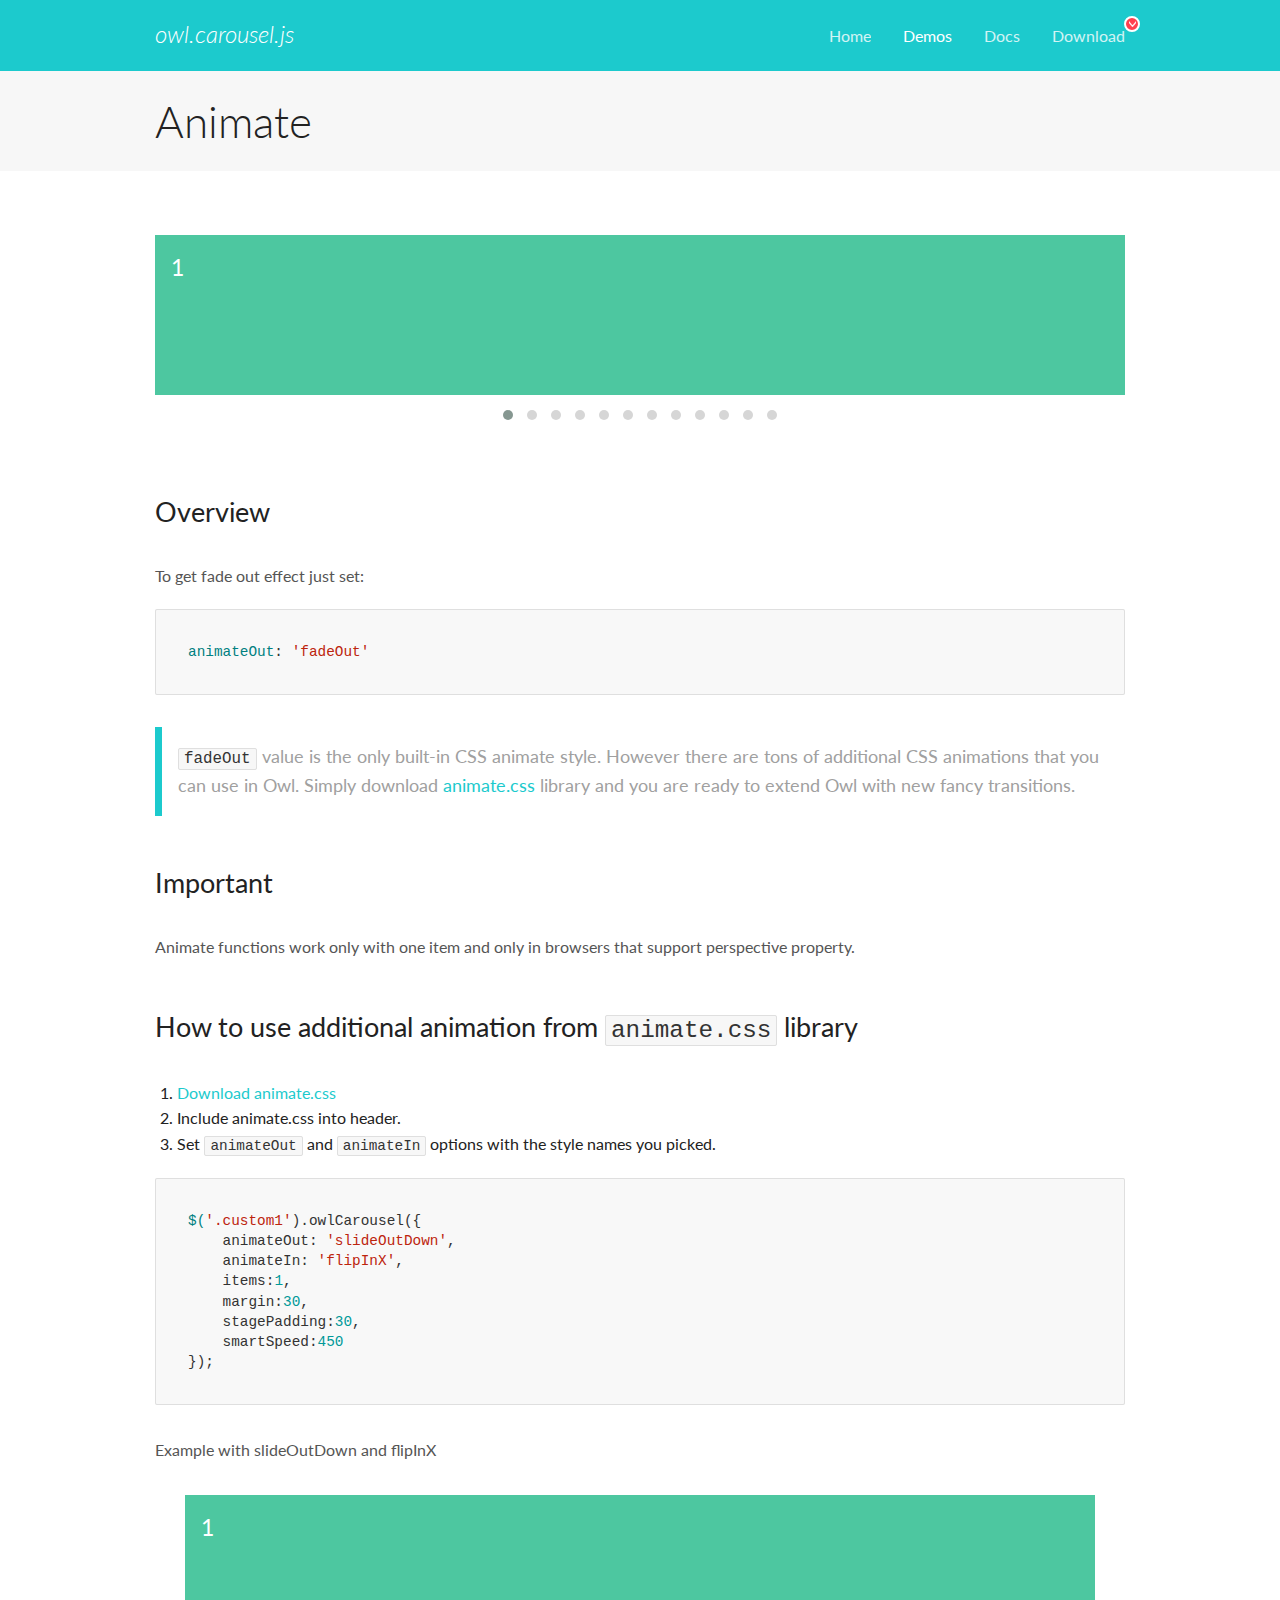
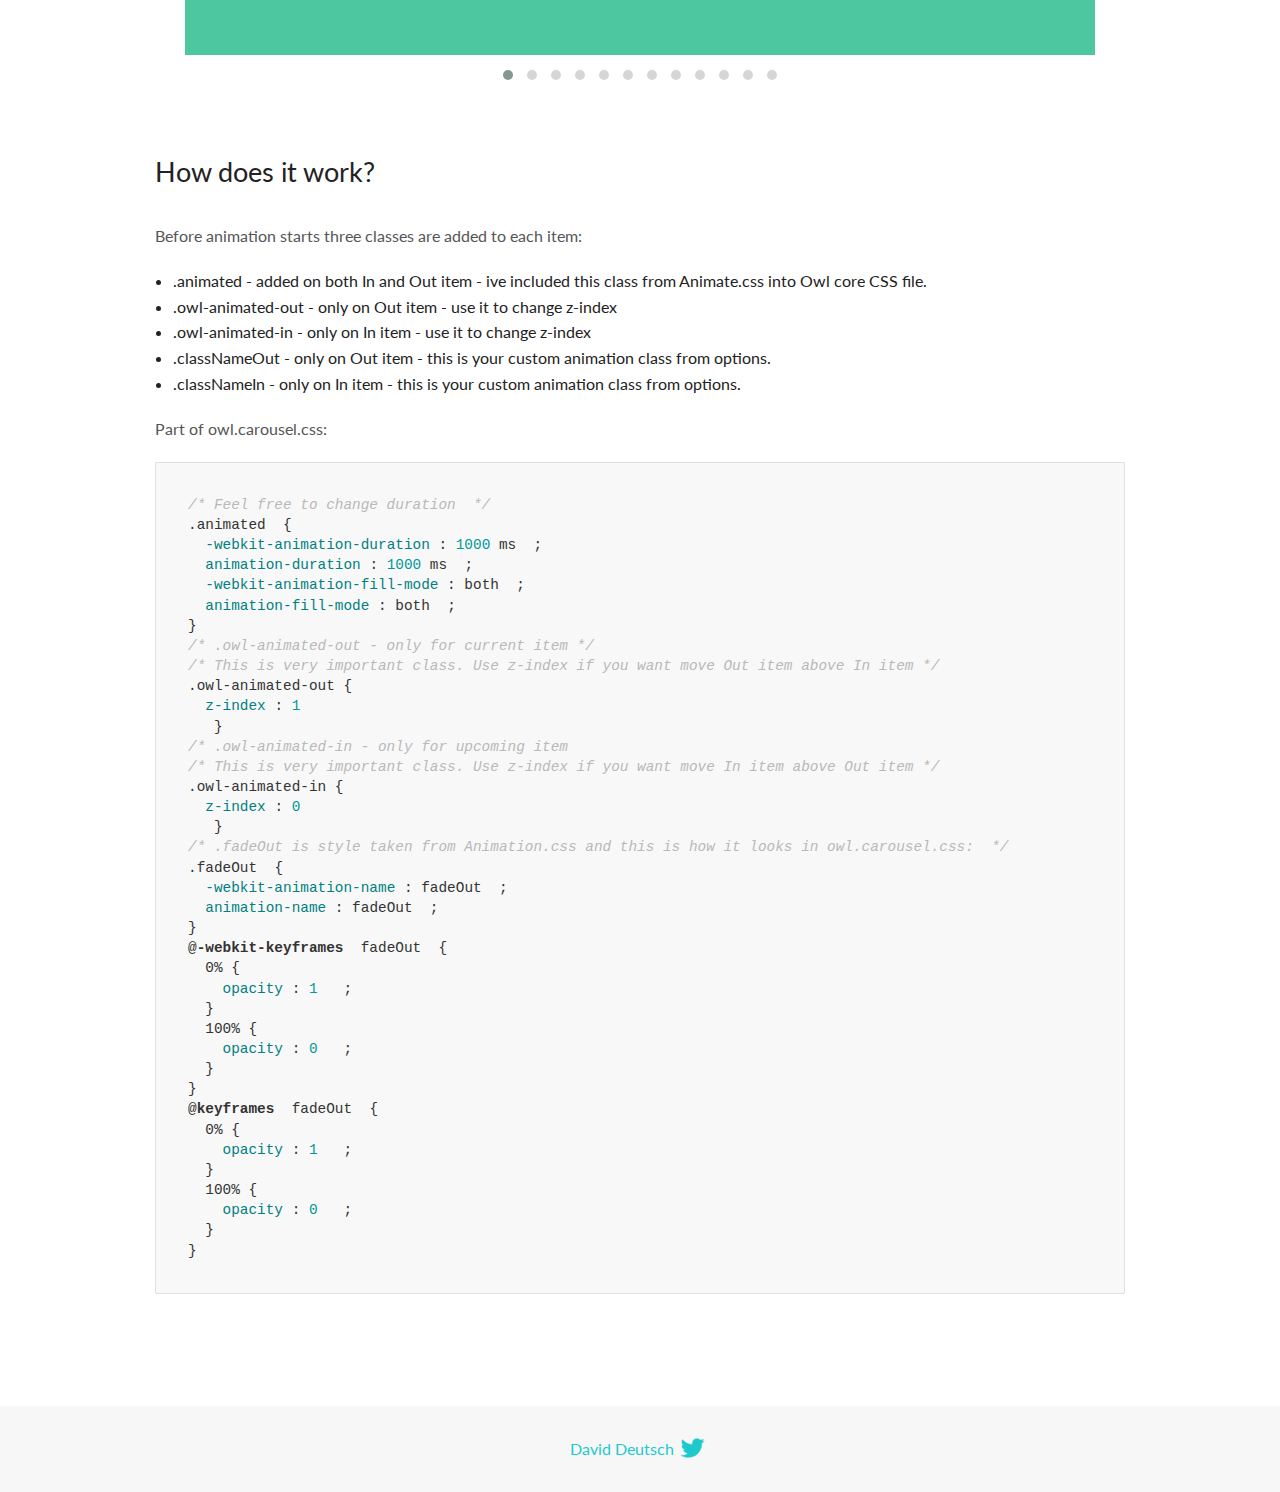
<file: OwlCarousel2-2.3.4/docs/demos/animate.html>
<!DOCTYPE html>
<html lang="en">
  <head>

    <!-- head -->
    <meta charset="utf-8">
    <meta name="msapplication-tap-highlight" content="no" />
    <meta name="viewport" content="width=device-width, initial-scale=1.0" />
    <meta name="description" content="Animate carousel">
    <meta name="author" content="David Deutsch">
    <title>
      Animate Demo | Owl Carousel | 2.3.4
    </title>

    <!-- Stylesheets -->
    <link href='https://fonts.googleapis.com/css?family=Lato:300,400,700,400italic,300italic' rel='stylesheet' type='text/css'>
    <link rel="stylesheet" href="../assets/css/docs.theme.min.css">

    <!-- Owl Stylesheets -->
    <link rel="stylesheet" href="../assets/owlcarousel/assets/owl.carousel.min.css">
    <link rel="stylesheet" href="../assets/owlcarousel/assets/owl.theme.default.min.css">

    <!-- HTML5 shim and Respond.js IE8 support of HTML5 elements and media queries -->

    <!--[if lt IE 9]>
      <script src="https://oss.maxcdn.com/libs/html5shiv/3.7.0/html5shiv.js"></script>
      <script src="https://oss.maxcdn.com/libs/respond.js/1.3.0/respond.min.js"></script>
    <![endif]-->

    <!-- Favicons -->
    <link rel="apple-touch-icon-precomposed" sizes="144x144" href="../assets/ico/apple-touch-icon-144-precomposed.png">
    <link rel="shortcut icon" href="../assets/ico/favicon.png">
    <link rel="shortcut icon" href="favicon.ico">

    <!-- Yeah i know js should not be in header. Its required for demos.-->

    <!-- javascript -->
    <script src="../assets/vendors/jquery.min.js"></script>
    <script src="../assets/owlcarousel/owl.carousel.js"></script>
  </head>
  <body>

    <!-- header -->
    <header class="header">
      <div class="row">
        <div class="large-12 columns">
          <div class="brand left">
            <h3>
              <a href="/OwlCarousel2/">owl.carousel.js</a> 
            </h3>
          </div>
          <a id="toggle-nav" class="right">
            <span></span> <span></span> <span></span> 
          </a> 
          <div class="nav-bar">
            <ul class="clearfix">
              <li> <a href="/OwlCarousel2/index.html">Home</a>  </li>
              <li class="active">
                <a href="/OwlCarousel2/demos/demos.html">Demos</a> 
              </li>
              <li> <a href="/OwlCarousel2/docs/started-welcome.html">Docs</a>  </li>
              <li>
                <a href="https://github.com/OwlCarousel2/OwlCarousel2/archive/2.3.4.zip">Download</a> 
                <span class="download"></span> 
              </li>
            </ul>
          </div>
        </div>
      </div>
    </header>

    <!-- title -->
    <section class="title">
      <div class="row">
        <div class="large-12 columns">
          <h1>Animate</h1>
        </div>
      </div>
    </section>

    <!--  Demos -->
    <section id="demos">
      <div class="row">
        <div class="large-12 columns">
          <div class="fadeOut owl-carousel owl-theme">
            <div class="item">
              <h4>1</h4>
            </div>
            <div class="item">
              <h4>2</h4>
            </div>
            <div class="item">
              <h4>3</h4>
            </div>
            <div class="item">
              <h4>4</h4>
            </div>
            <div class="item">
              <h4>5</h4>
            </div>
            <div class="item">
              <h4>6</h4>
            </div>
            <div class="item">
              <h4>7</h4>
            </div>
            <div class="item">
              <h4>8</h4>
            </div>
            <div class="item">
              <h4>9</h4>
            </div>
            <div class="item">
              <h4>10</h4>
            </div>
            <div class="item">
              <h4>11</h4>
            </div>
            <div class="item">
              <h4>12</h4>
            </div>
          </div>
          <h3 id="overview">Overview</h3>
          <p>To get fade out effect just set:</p>
          <pre><code>animateOut: &#39;fadeOut&#39;</code></pre>
          <blockquote>
            <p><code>fadeOut</code> value is the only built-in CSS animate style. However there are tons of additional CSS animations that you can use in Owl. Simply download
              <a href="https://daneden.github.io/animate.css/">animate.css</a>  library and you are ready to extend Owl with new fancy transitions.</p>
          </blockquote>
          <h3 id="important">Important</h3>
          <p>Animate functions work only with one item and only in browsers that support perspective property.</p>
          <h3 id="how-to-use-additional-animation-from-animate-css-library">How to use additional animation from <code>animate.css</code> library</h3>
          <ol>
            <li> <a href="https://daneden.github.io/animate.css/">Download animate.css</a>  </li>
            <li>Include animate.css into header.</li>
            <li>Set <code>animateOut</code> and <code>animateIn</code> options with the style names you picked.</li>
          </ol>
          <pre><code>$(&#39;.custom1&#39;).owlCarousel({
    animateOut: &#39;slideOutDown&#39;,
    animateIn: &#39;flipInX&#39;,
    items:1,
    margin:30,
    stagePadding:30,
    smartSpeed:450
});</code></pre>
          <p>Example with slideOutDown and flipInX</p>
          <div class="custom1 owl-carousel owl-theme">
            <div class="item">
              <h4>1</h4>
            </div>
            <div class="item">
              <h4>2</h4>
            </div>
            <div class="item">
              <h4>3</h4>
            </div>
            <div class="item">
              <h4>4</h4>
            </div>
            <div class="item">
              <h4>5</h4>
            </div>
            <div class="item">
              <h4>6</h4>
            </div>
            <div class="item">
              <h4>7</h4>
            </div>
            <div class="item">
              <h4>8</h4>
            </div>
            <div class="item">
              <h4>9</h4>
            </div>
            <div class="item">
              <h4>10</h4>
            </div>
            <div class="item">
              <h4>11</h4>
            </div>
            <div class="item">
              <h4>12</h4>
            </div>
          </div>
          <h3 id="how-does-it-work-">How does it work?</h3>
          <p>Before animation starts three classes are added to each item:</p>
          <ul>
            <li>.animated - added on both In and Out item - ive included this class from Animate.css into Owl core CSS file.</li>
            <li>.owl-animated-out - only on Out item - use it to change z-index</li>
            <li>.owl-animated-in - only on In item - use it to change z-index</li>
            <li>.classNameOut - only on Out item - this is your custom animation class from options.</li>
            <li>.classNameIn - only on In item - this is your custom animation class from options.</li>
          </ul>
          <p>Part of owl.carousel.css:</p>
          <pre><code class="language-css"><span class="comment">/* Feel free to change duration  */</span> 
<span class="class">.animated</span>  <span class="rules">{
  <span class="rule"><span class="attribute">-webkit-animation-duration</span> :<span class="value"> <span class="number">1000</span> ms</span> </span> ;
  <span class="rule"><span class="attribute">animation-duration</span> :<span class="value"> <span class="number">1000</span> ms</span> </span> ;
  <span class="rule"><span class="attribute">-webkit-animation-fill-mode</span> :<span class="value"> both</span> </span> ;
  <span class="rule"><span class="attribute">animation-fill-mode</span> :<span class="value"> both</span> </span> ;
<span class="rule">}</span> </span> 
<span class="comment">/* .owl-animated-out - only for current item */</span> 
<span class="comment">/* This is very important class. Use z-index if you want move Out item above In item */</span> 
<span class="class">.owl-animated-out</span> <span class="rules">{
  <span class="rule"><span class="attribute">z-index</span> :<span class="value"> <span class="number">1</span> 
</span> </span> </span> }
<span class="comment">/* .owl-animated-in - only for upcoming item
/* This is very important class. Use z-index if you want move In item above Out item */</span> 
<span class="class">.owl-animated-in</span> <span class="rules">{
  <span class="rule"><span class="attribute">z-index</span> :<span class="value"> <span class="number">0</span> 
</span> </span> </span> }
<span class="comment">/* .fadeOut is style taken from Animation.css and this is how it looks in owl.carousel.css:  */</span> 
<span class="class">.fadeOut</span>  <span class="rules">{
  <span class="rule"><span class="attribute">-webkit-animation-name</span> :<span class="value"> fadeOut</span> </span> ;
  <span class="rule"><span class="attribute">animation-name</span> :<span class="value"> fadeOut</span> </span> ;
<span class="rule">}</span> </span> 
<span class="at_rule">@<span class="keyword">-webkit-keyframes</span>  fadeOut </span> {
  0% <span class="rules">{
    <span class="rule"><span class="attribute">opacity</span> :<span class="value"> <span class="number">1</span> </span> </span> ;
  <span class="rule">}</span> </span> 
  100% <span class="rules">{
    <span class="rule"><span class="attribute">opacity</span> :<span class="value"> <span class="number">0</span> </span> </span> ;
  <span class="rule">}</span> </span> 
}
<span class="at_rule">@<span class="keyword">keyframes</span>  fadeOut </span> {
  0% <span class="rules">{
    <span class="rule"><span class="attribute">opacity</span> :<span class="value"> <span class="number">1</span> </span> </span> ;
  <span class="rule">}</span> </span> 
  100% <span class="rules">{
    <span class="rule"><span class="attribute">opacity</span> :<span class="value"> <span class="number">0</span> </span> </span> ;
  <span class="rule">}</span> </span> 
}</code></pre>
          <link rel="stylesheet" href="../assets/css/animate.css">
          <script>
            jQuery(document).ready(function($) {
              $('.fadeOut').owlCarousel({
                items: 1,
                animateOut: 'fadeOut',
                loop: true,
                margin: 10,
              });
              $('.custom1').owlCarousel({
                animateOut: 'slideOutDown',
                animateIn: 'flipInX',
                items: 1,
                margin: 30,
                stagePadding: 30,
                smartSpeed: 450
              });
            });
          </script>
        </div>
      </div>
    </section>

    <!-- footer -->
    <footer class="footer">
      <div class="row">
        <div class="large-12 columns">
          <h5>
            <a href="/OwlCarousel2/docs/support-contact.html">David Deutsch</a> 
            <a id="custom-tweet-button" href="https://twitter.com/share?url=https://github.com/OwlCarousel2/OwlCarousel2&text=Owl Carousel - This is so awesome! " target="_blank"></a> 
          </h5>
        </div>
      </div>
    </footer>

    <!-- vendors -->
    <script src="../assets/vendors/highlight.js"></script>
    <script src="../assets/js/app.js"></script>
  </body>
</html>
</file>
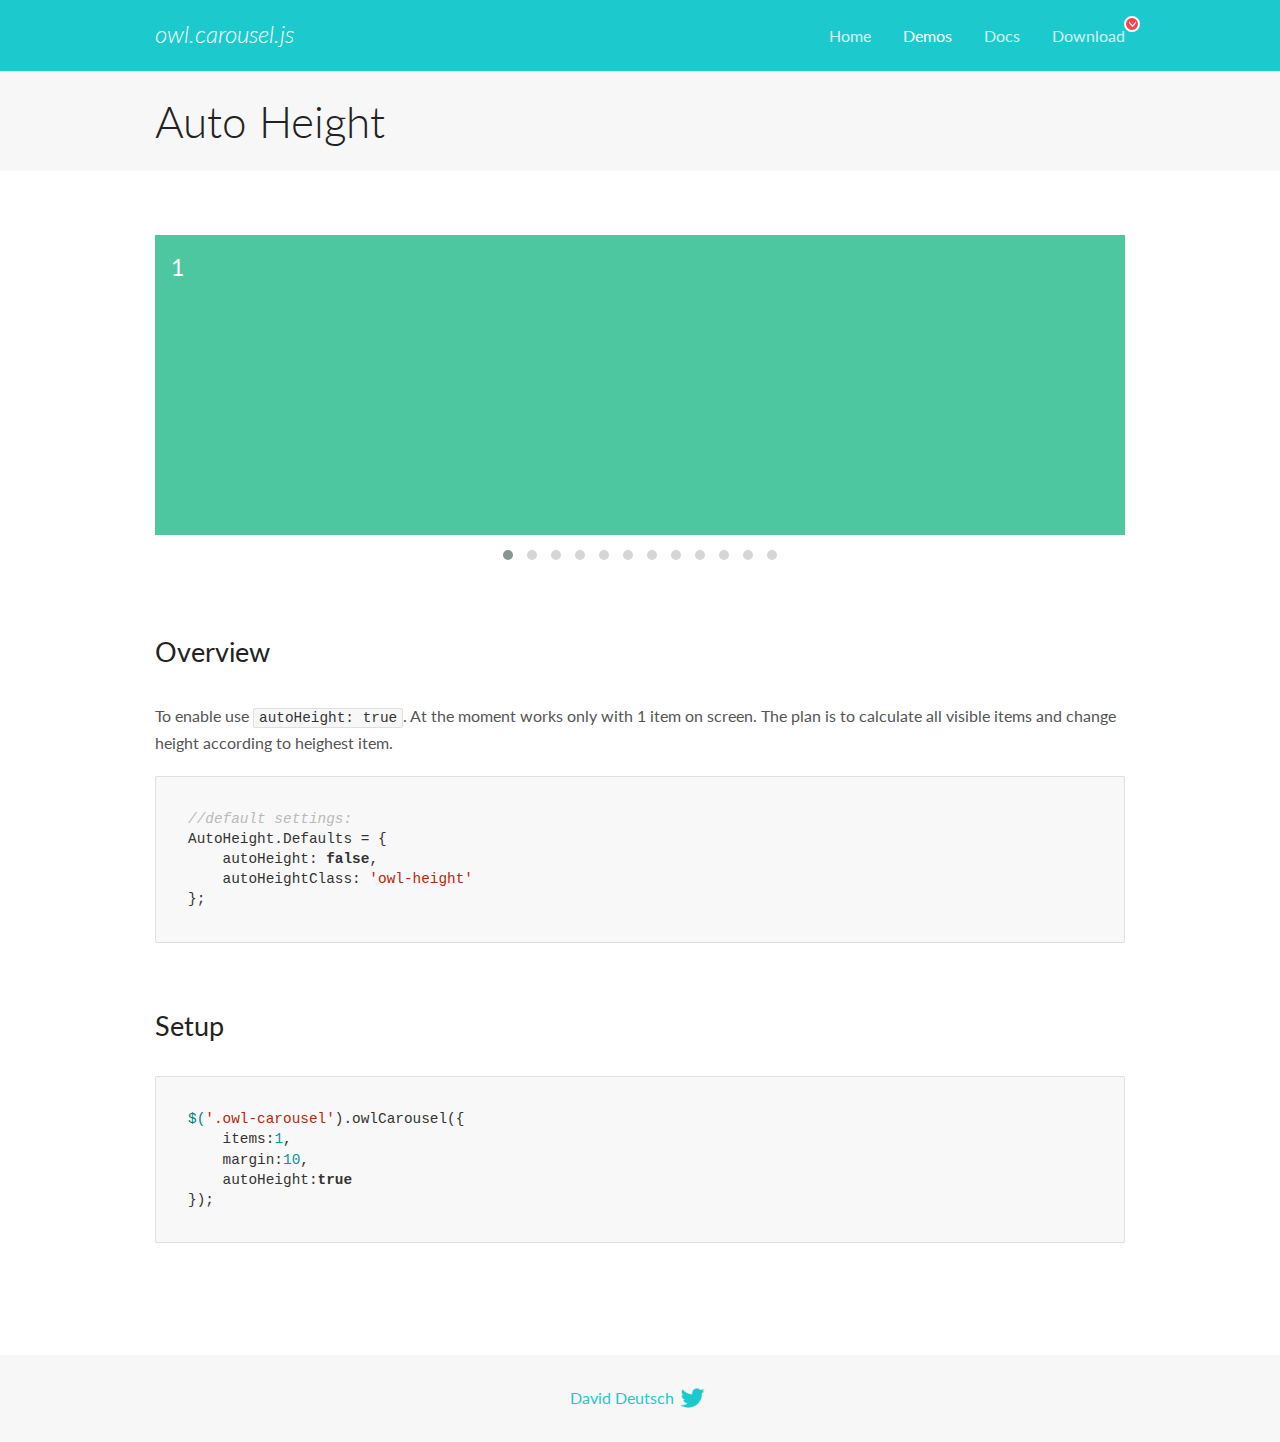
<file: OwlCarousel2-2.3.4/docs/demos/autoheight.html>
<!DOCTYPE html>
<html lang="en">
  <head>

    <!-- head -->
    <meta charset="utf-8">
    <meta name="msapplication-tap-highlight" content="no" />
    <meta name="viewport" content="width=device-width, initial-scale=1.0" />
    <meta name="description" content="autoHeight usage demo">
    <meta name="author" content="David Deutsch">
    <title>
      Auto Height Demo | Owl Carousel | 2.3.4
    </title>

    <!-- Stylesheets -->
    <link href='https://fonts.googleapis.com/css?family=Lato:300,400,700,400italic,300italic' rel='stylesheet' type='text/css'>
    <link rel="stylesheet" href="../assets/css/docs.theme.min.css">

    <!-- Owl Stylesheets -->
    <link rel="stylesheet" href="../assets/owlcarousel/assets/owl.carousel.min.css">
    <link rel="stylesheet" href="../assets/owlcarousel/assets/owl.theme.default.min.css">

    <!-- HTML5 shim and Respond.js IE8 support of HTML5 elements and media queries -->

    <!--[if lt IE 9]>
      <script src="https://oss.maxcdn.com/libs/html5shiv/3.7.0/html5shiv.js"></script>
      <script src="https://oss.maxcdn.com/libs/respond.js/1.3.0/respond.min.js"></script>
    <![endif]-->

    <!-- Favicons -->
    <link rel="apple-touch-icon-precomposed" sizes="144x144" href="../assets/ico/apple-touch-icon-144-precomposed.png">
    <link rel="shortcut icon" href="../assets/ico/favicon.png">
    <link rel="shortcut icon" href="favicon.ico">

    <!-- Yeah i know js should not be in header. Its required for demos.-->

    <!-- javascript -->
    <script src="../assets/vendors/jquery.min.js"></script>
    <script src="../assets/owlcarousel/owl.carousel.js"></script>
  </head>
  <body>

    <!-- header -->
    <header class="header">
      <div class="row">
        <div class="large-12 columns">
          <div class="brand left">
            <h3>
              <a href="/OwlCarousel2/">owl.carousel.js</a> 
            </h3>
          </div>
          <a id="toggle-nav" class="right">
            <span></span> <span></span> <span></span> 
          </a> 
          <div class="nav-bar">
            <ul class="clearfix">
              <li> <a href="/OwlCarousel2/index.html">Home</a>  </li>
              <li class="active">
                <a href="/OwlCarousel2/demos/demos.html">Demos</a> 
              </li>
              <li> <a href="/OwlCarousel2/docs/started-welcome.html">Docs</a>  </li>
              <li>
                <a href="https://github.com/OwlCarousel2/OwlCarousel2/archive/2.3.4.zip">Download</a> 
                <span class="download"></span> 
              </li>
            </ul>
          </div>
        </div>
      </div>
    </header>

    <!-- title -->
    <section class="title">
      <div class="row">
        <div class="large-12 columns">
          <h1>Auto Height</h1>
        </div>
      </div>
    </section>

    <!--  Demos -->
    <section id="demos">
      <div class="row">
        <div class="large-12 columns">
          <div class="owl-carousel owl-theme">
            <div class="item" style="height:300px">
              <h4>1</h4>
            </div>
            <div class="item" style="height:100px">
              <h4>2</h4>
            </div>
            <div class="item" style="height:500px">
              <h4>3</h4>
            </div>
            <div class="item" style="height:250px">
              <h4>4</h4>
            </div>
            <div class="item" style="height:400px">
              <h4>5</h4>
            </div>
            <div class="item" style="height:500px">
              <h4>6</h4>
            </div>
            <div class="item" style="height:600px">
              <h4>7</h4>
            </div>
            <div class="item" style="height:400px">
              <h4>8</h4>
            </div>
            <div class="item" style="height:300px">
              <h4>9</h4>
            </div>
            <div class="item" style="height:350px">
              <h4>10</h4>
            </div>
            <div class="item" style="height:200px">
              <h4>11</h4>
            </div>
            <div class="item" style="height:150px">
              <h4>12</h4>
            </div>
          </div>
          <h3 id="overview">Overview</h3>
          <p>To enable use <code>autoHeight: true</code>. At the moment works only with 1 item on screen. The plan is to calculate all visible items and change height according to heighest item.</p>
          <pre><code>//default settings:
AutoHeight.Defaults = {
    autoHeight: false,
    autoHeightClass: &#39;owl-height&#39;
};</code></pre>
          <h3 id="setup">Setup</h3>
          <pre><code>$(&#39;.owl-carousel&#39;).owlCarousel({
    items:1,
    margin:10,
    autoHeight:true
});</code></pre>
          <script>
            $(document).ready(function() {
              $('.owl-carousel').owlCarousel({
                items: 1,
                margin: 10,
                autoHeight: true
              });
            })
          </script>
        </div>
      </div>
    </section>

    <!-- footer -->
    <footer class="footer">
      <div class="row">
        <div class="large-12 columns">
          <h5>
            <a href="/OwlCarousel2/docs/support-contact.html">David Deutsch</a> 
            <a id="custom-tweet-button" href="https://twitter.com/share?url=https://github.com/OwlCarousel2/OwlCarousel2&text=Owl Carousel - This is so awesome! " target="_blank"></a> 
          </h5>
        </div>
      </div>
    </footer>

    <!-- vendors -->
    <script src="../assets/vendors/highlight.js"></script>
    <script src="../assets/js/app.js"></script>
  </body>
</html>
</file>
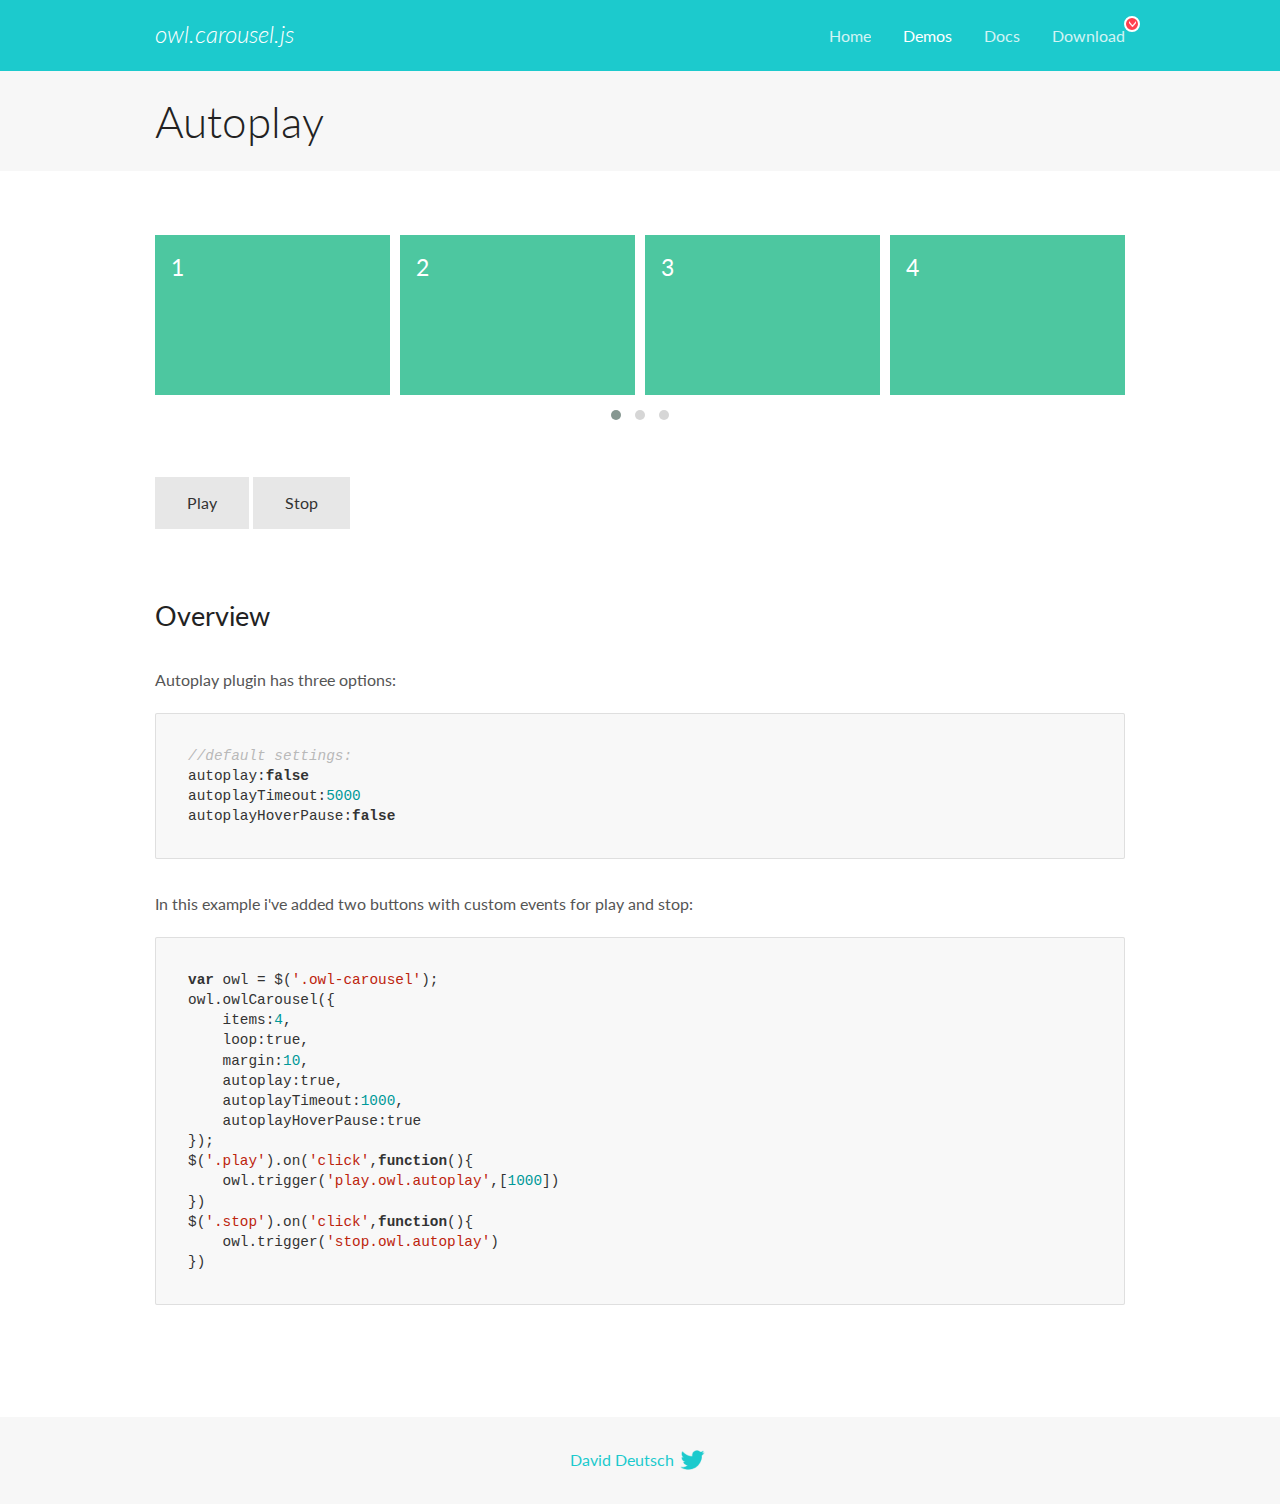
<file: OwlCarousel2-2.3.4/docs/demos/autoplay.html>
<!DOCTYPE html>
<html lang="en">
  <head>

    <!-- head -->
    <meta charset="utf-8">
    <meta name="msapplication-tap-highlight" content="no" />
    <meta name="viewport" content="width=device-width, initial-scale=1.0" />
    <meta name="description" content="Autoplay usage demo">
    <meta name="author" content="David Deutsch">
    <title>
      Autoplay Demo | Owl Carousel | 2.3.4
    </title>

    <!-- Stylesheets -->
    <link href='https://fonts.googleapis.com/css?family=Lato:300,400,700,400italic,300italic' rel='stylesheet' type='text/css'>
    <link rel="stylesheet" href="../assets/css/docs.theme.min.css">

    <!-- Owl Stylesheets -->
    <link rel="stylesheet" href="../assets/owlcarousel/assets/owl.carousel.min.css">
    <link rel="stylesheet" href="../assets/owlcarousel/assets/owl.theme.default.min.css">

    <!-- HTML5 shim and Respond.js IE8 support of HTML5 elements and media queries -->

    <!--[if lt IE 9]>
      <script src="https://oss.maxcdn.com/libs/html5shiv/3.7.0/html5shiv.js"></script>
      <script src="https://oss.maxcdn.com/libs/respond.js/1.3.0/respond.min.js"></script>
    <![endif]-->

    <!-- Favicons -->
    <link rel="apple-touch-icon-precomposed" sizes="144x144" href="../assets/ico/apple-touch-icon-144-precomposed.png">
    <link rel="shortcut icon" href="../assets/ico/favicon.png">
    <link rel="shortcut icon" href="favicon.ico">

    <!-- Yeah i know js should not be in header. Its required for demos.-->

    <!-- javascript -->
    <script src="../assets/vendors/jquery.min.js"></script>
    <script src="../assets/owlcarousel/owl.carousel.js"></script>
  </head>
  <body>

    <!-- header -->
    <header class="header">
      <div class="row">
        <div class="large-12 columns">
          <div class="brand left">
            <h3>
              <a href="/OwlCarousel2/">owl.carousel.js</a> 
            </h3>
          </div>
          <a id="toggle-nav" class="right">
            <span></span> <span></span> <span></span> 
          </a> 
          <div class="nav-bar">
            <ul class="clearfix">
              <li> <a href="/OwlCarousel2/index.html">Home</a>  </li>
              <li class="active">
                <a href="/OwlCarousel2/demos/demos.html">Demos</a> 
              </li>
              <li> <a href="/OwlCarousel2/docs/started-welcome.html">Docs</a>  </li>
              <li>
                <a href="https://github.com/OwlCarousel2/OwlCarousel2/archive/2.3.4.zip">Download</a> 
                <span class="download"></span> 
              </li>
            </ul>
          </div>
        </div>
      </div>
    </header>

    <!-- title -->
    <section class="title">
      <div class="row">
        <div class="large-12 columns">
          <h1>Autoplay</h1>
        </div>
      </div>
    </section>

    <!--  Demos -->
    <section id="demos">
      <div class="row">
        <div class="large-12 columns">
          <div class="owl-carousel owl-theme">
            <div class="item">
              <h4>1</h4>
            </div>
            <div class="item">
              <h4>2</h4>
            </div>
            <div class="item">
              <h4>3</h4>
            </div>
            <div class="item">
              <h4>4</h4>
            </div>
            <div class="item">
              <h4>5</h4>
            </div>
            <div class="item">
              <h4>6</h4>
            </div>
            <div class="item">
              <h4>7</h4>
            </div>
            <div class="item">
              <h4>8</h4>
            </div>
            <div class="item">
              <h4>9</h4>
            </div>
            <div class="item">
              <h4>10</h4>
            </div>
            <div class="item">
              <h4>11</h4>
            </div>
            <div class="item">
              <h4>12</h4>
            </div>
          </div>
          <a class="button secondary play">Play</a> 
          <a class="button secondary stop">Stop</a> 
          <h3 id="overview">Overview</h3>
          <p>Autoplay plugin has three options:</p>
          <pre><code>//default settings:
autoplay:false
autoplayTimeout:5000
autoplayHoverPause:false</code></pre>
          <p>In this example i&#39;ve added two buttons with custom events for play and stop:</p>
          <pre><code>var owl = $(&#39;.owl-carousel&#39;);
owl.owlCarousel({
    items:4,
    loop:true,
    margin:10,
    autoplay:true,
    autoplayTimeout:1000,
    autoplayHoverPause:true
});
$(&#39;.play&#39;).on(&#39;click&#39;,function(){
    owl.trigger(&#39;play.owl.autoplay&#39;,[1000])
})
$(&#39;.stop&#39;).on(&#39;click&#39;,function(){
    owl.trigger(&#39;stop.owl.autoplay&#39;)
})</code></pre>
          <script>
            $(document).ready(function() {
              var owl = $('.owl-carousel');
              owl.owlCarousel({
                items: 4,
                loop: true,
                margin: 10,
                autoplay: true,
                autoplayTimeout: 1000,
                autoplayHoverPause: true
              });
              $('.play').on('click', function() {
                owl.trigger('play.owl.autoplay', [1000])
              })
              $('.stop').on('click', function() {
                owl.trigger('stop.owl.autoplay')
              })
            })
          </script>
        </div>
      </div>
    </section>

    <!-- footer -->
    <footer class="footer">
      <div class="row">
        <div class="large-12 columns">
          <h5>
            <a href="/OwlCarousel2/docs/support-contact.html">David Deutsch</a> 
            <a id="custom-tweet-button" href="https://twitter.com/share?url=https://github.com/OwlCarousel2/OwlCarousel2&text=Owl Carousel - This is so awesome! " target="_blank"></a> 
          </h5>
        </div>
      </div>
    </footer>

    <!-- vendors -->
    <script src="../assets/vendors/highlight.js"></script>
    <script src="../assets/js/app.js"></script>
  </body>
</html>
</file>
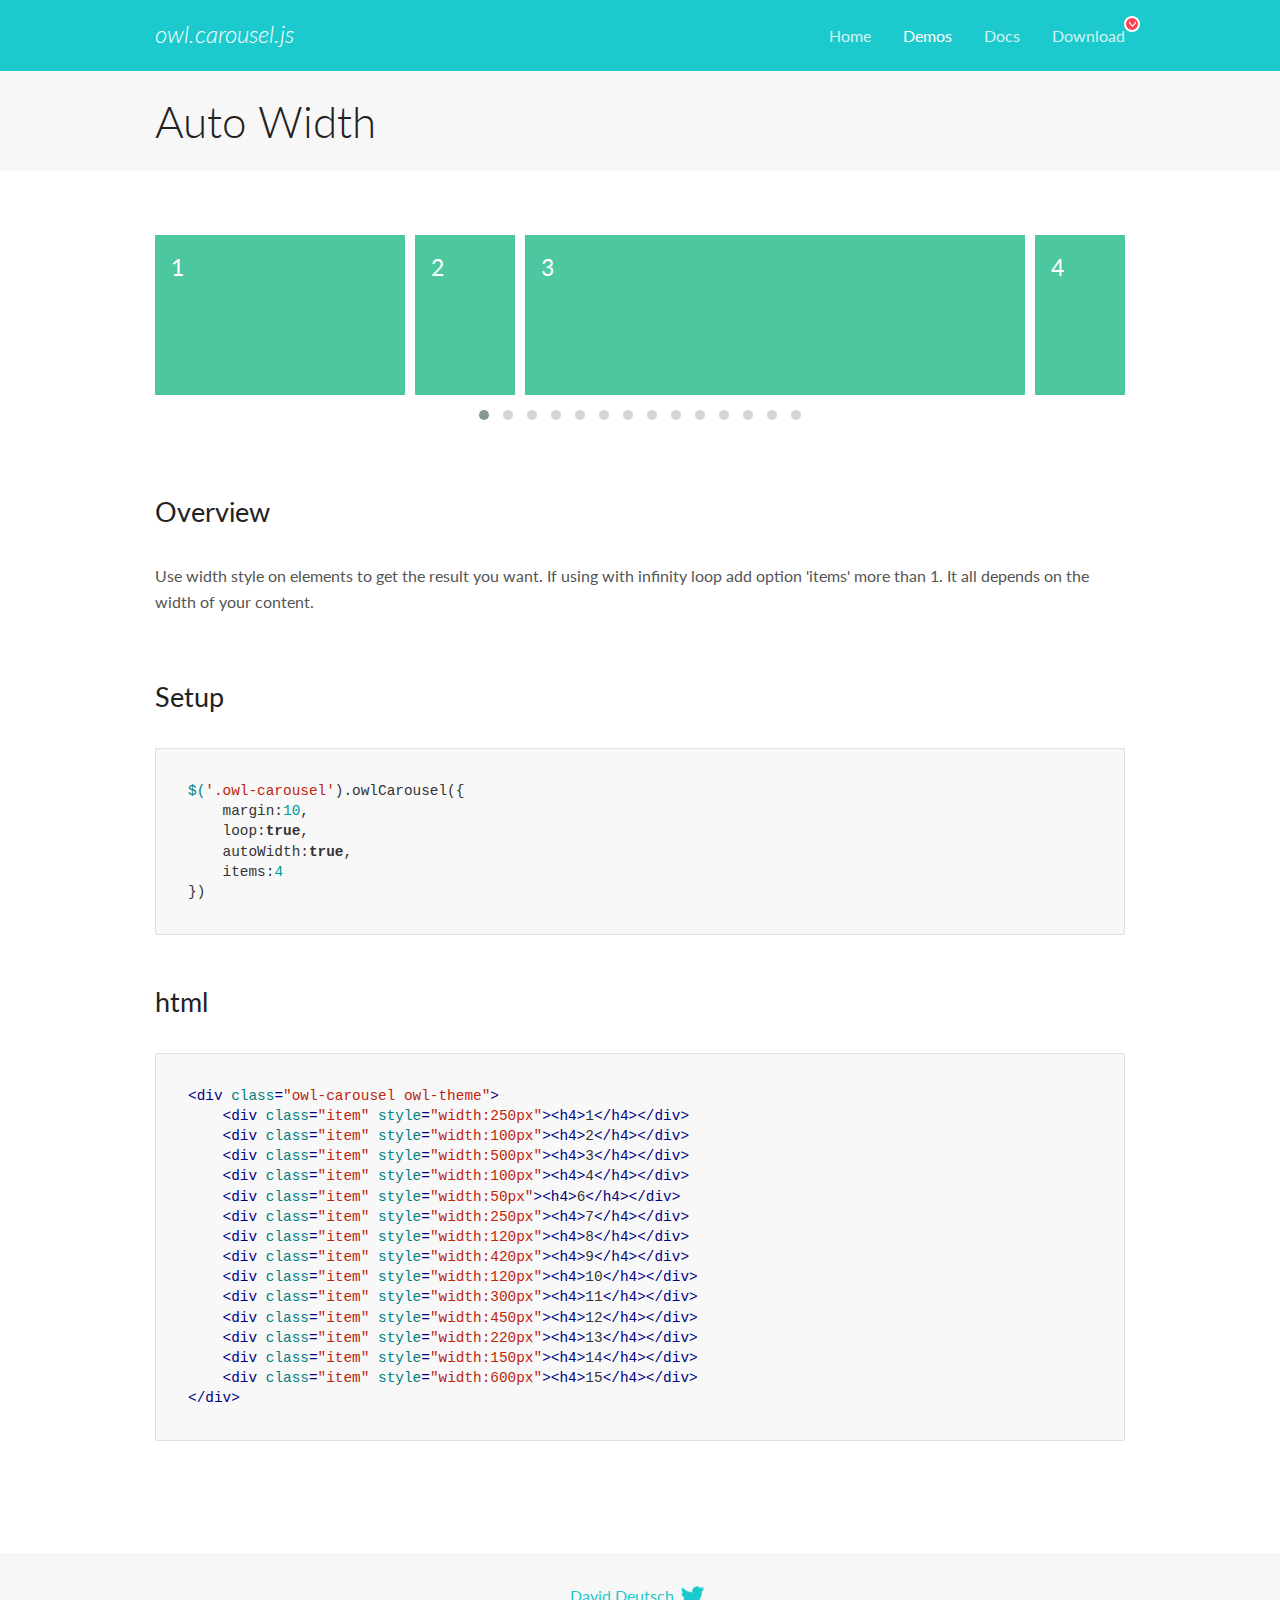
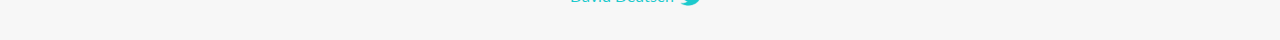
<file: OwlCarousel2-2.3.4/docs/demos/autowidth.html>
<!DOCTYPE html>
<html lang="en">
  <head>

    <!-- head -->
    <meta charset="utf-8">
    <meta name="msapplication-tap-highlight" content="no" />
    <meta name="viewport" content="width=device-width, initial-scale=1.0" />
    <meta name="description" content="Auto Width">
    <meta name="author" content="David Deutsch">
    <title>
      Auto Width Demo | Owl Carousel | 2.3.4
    </title>

    <!-- Stylesheets -->
    <link href='https://fonts.googleapis.com/css?family=Lato:300,400,700,400italic,300italic' rel='stylesheet' type='text/css'>
    <link rel="stylesheet" href="../assets/css/docs.theme.min.css">

    <!-- Owl Stylesheets -->
    <link rel="stylesheet" href="../assets/owlcarousel/assets/owl.carousel.min.css">
    <link rel="stylesheet" href="../assets/owlcarousel/assets/owl.theme.default.min.css">

    <!-- HTML5 shim and Respond.js IE8 support of HTML5 elements and media queries -->

    <!--[if lt IE 9]>
      <script src="https://oss.maxcdn.com/libs/html5shiv/3.7.0/html5shiv.js"></script>
      <script src="https://oss.maxcdn.com/libs/respond.js/1.3.0/respond.min.js"></script>
    <![endif]-->

    <!-- Favicons -->
    <link rel="apple-touch-icon-precomposed" sizes="144x144" href="../assets/ico/apple-touch-icon-144-precomposed.png">
    <link rel="shortcut icon" href="../assets/ico/favicon.png">
    <link rel="shortcut icon" href="favicon.ico">

    <!-- Yeah i know js should not be in header. Its required for demos.-->

    <!-- javascript -->
    <script src="../assets/vendors/jquery.min.js"></script>
    <script src="../assets/owlcarousel/owl.carousel.js"></script>
  </head>
  <body>

    <!-- header -->
    <header class="header">
      <div class="row">
        <div class="large-12 columns">
          <div class="brand left">
            <h3>
              <a href="/OwlCarousel2/">owl.carousel.js</a> 
            </h3>
          </div>
          <a id="toggle-nav" class="right">
            <span></span> <span></span> <span></span> 
          </a> 
          <div class="nav-bar">
            <ul class="clearfix">
              <li> <a href="/OwlCarousel2/index.html">Home</a>  </li>
              <li class="active">
                <a href="/OwlCarousel2/demos/demos.html">Demos</a> 
              </li>
              <li> <a href="/OwlCarousel2/docs/started-welcome.html">Docs</a>  </li>
              <li>
                <a href="https://github.com/OwlCarousel2/OwlCarousel2/archive/2.3.4.zip">Download</a> 
                <span class="download"></span> 
              </li>
            </ul>
          </div>
        </div>
      </div>
    </header>

    <!-- title -->
    <section class="title">
      <div class="row">
        <div class="large-12 columns">
          <h1>Auto Width</h1>
        </div>
      </div>
    </section>

    <!--  Demos -->
    <section id="demos">
      <div class="row">
        <div class="large-12 columns">
          <div class="owl-carousel owl-theme">
            <div class="item" style="width:250px">
              <h4>1</h4>
            </div>
            <div class="item" style="width:100px">
              <h4>2</h4>
            </div>
            <div class="item" style="width:500px">
              <h4>3</h4>
            </div>
            <div class="item" style="width:100px">
              <h4>4</h4>
            </div>
            <div class="item" style="width:50px">
              <h4>6</h4>
            </div>
            <div class="item" style="width:250px">
              <h4>7</h4>
            </div>
            <div class="item" style="width:120px">
              <h4>8</h4>
            </div>
            <div class="item" style="width:420px">
              <h4>9</h4>
            </div>
            <div class="item" style="width:120px">
              <h4>10</h4>
            </div>
            <div class="item" style="width:300px">
              <h4>11</h4>
            </div>
            <div class="item" style="width:450px">
              <h4>12</h4>
            </div>
            <div class="item" style="width:220px">
              <h4>13</h4>
            </div>
            <div class="item" style="width:150px">
              <h4>14</h4>
            </div>
            <div class="item" style="width:600px">
              <h4>15</h4>
            </div>
          </div>
          <h3 id="overview">Overview</h3>
          <p>Use width style on elements to get the result you want. If using with infinity loop add option &#39;items&#39; more than 1. It all depends on the width of your content.</p>
          <h3 id="setup">Setup</h3>
          <pre><code>$(&#39;.owl-carousel&#39;).owlCarousel({
    margin:10,
    loop:true,
    autoWidth:true,
    items:4
})</code></pre>
          <h3 id="html">html</h3>
          <pre><code>&lt;div class=&quot;owl-carousel owl-theme&quot;&gt;
    &lt;div class=&quot;item&quot; style=&quot;width:250px&quot;&gt;&lt;h4&gt;1&lt;/h4&gt;&lt;/div&gt;
    &lt;div class=&quot;item&quot; style=&quot;width:100px&quot;&gt;&lt;h4&gt;2&lt;/h4&gt;&lt;/div&gt;
    &lt;div class=&quot;item&quot; style=&quot;width:500px&quot;&gt;&lt;h4&gt;3&lt;/h4&gt;&lt;/div&gt;
    &lt;div class=&quot;item&quot; style=&quot;width:100px&quot;&gt;&lt;h4&gt;4&lt;/h4&gt;&lt;/div&gt;
    &lt;div class=&quot;item&quot; style=&quot;width:50px&quot;&gt;&lt;h4&gt;6&lt;/h4&gt;&lt;/div&gt;
    &lt;div class=&quot;item&quot; style=&quot;width:250px&quot;&gt;&lt;h4&gt;7&lt;/h4&gt;&lt;/div&gt;
    &lt;div class=&quot;item&quot; style=&quot;width:120px&quot;&gt;&lt;h4&gt;8&lt;/h4&gt;&lt;/div&gt;
    &lt;div class=&quot;item&quot; style=&quot;width:420px&quot;&gt;&lt;h4&gt;9&lt;/h4&gt;&lt;/div&gt;
    &lt;div class=&quot;item&quot; style=&quot;width:120px&quot;&gt;&lt;h4&gt;10&lt;/h4&gt;&lt;/div&gt;
    &lt;div class=&quot;item&quot; style=&quot;width:300px&quot;&gt;&lt;h4&gt;11&lt;/h4&gt;&lt;/div&gt;
    &lt;div class=&quot;item&quot; style=&quot;width:450px&quot;&gt;&lt;h4&gt;12&lt;/h4&gt;&lt;/div&gt;
    &lt;div class=&quot;item&quot; style=&quot;width:220px&quot;&gt;&lt;h4&gt;13&lt;/h4&gt;&lt;/div&gt;
    &lt;div class=&quot;item&quot; style=&quot;width:150px&quot;&gt;&lt;h4&gt;14&lt;/h4&gt;&lt;/div&gt;
    &lt;div class=&quot;item&quot; style=&quot;width:600px&quot;&gt;&lt;h4&gt;15&lt;/h4&gt;&lt;/div&gt;
&lt;/div&gt;</code></pre>
          <script>
            $(document).ready(function() {
              $('.owl-carousel').owlCarousel({
                margin: 10,
                loop: true,
                autoWidth: true,
                items: 4
              })
            })
          </script>
        </div>
      </div>
    </section>

    <!-- footer -->
    <footer class="footer">
      <div class="row">
        <div class="large-12 columns">
          <h5>
            <a href="/OwlCarousel2/docs/support-contact.html">David Deutsch</a> 
            <a id="custom-tweet-button" href="https://twitter.com/share?url=https://github.com/OwlCarousel2/OwlCarousel2&text=Owl Carousel - This is so awesome! " target="_blank"></a> 
          </h5>
        </div>
      </div>
    </footer>

    <!-- vendors -->
    <script src="../assets/vendors/highlight.js"></script>
    <script src="../assets/js/app.js"></script>
  </body>
</html>
</file>
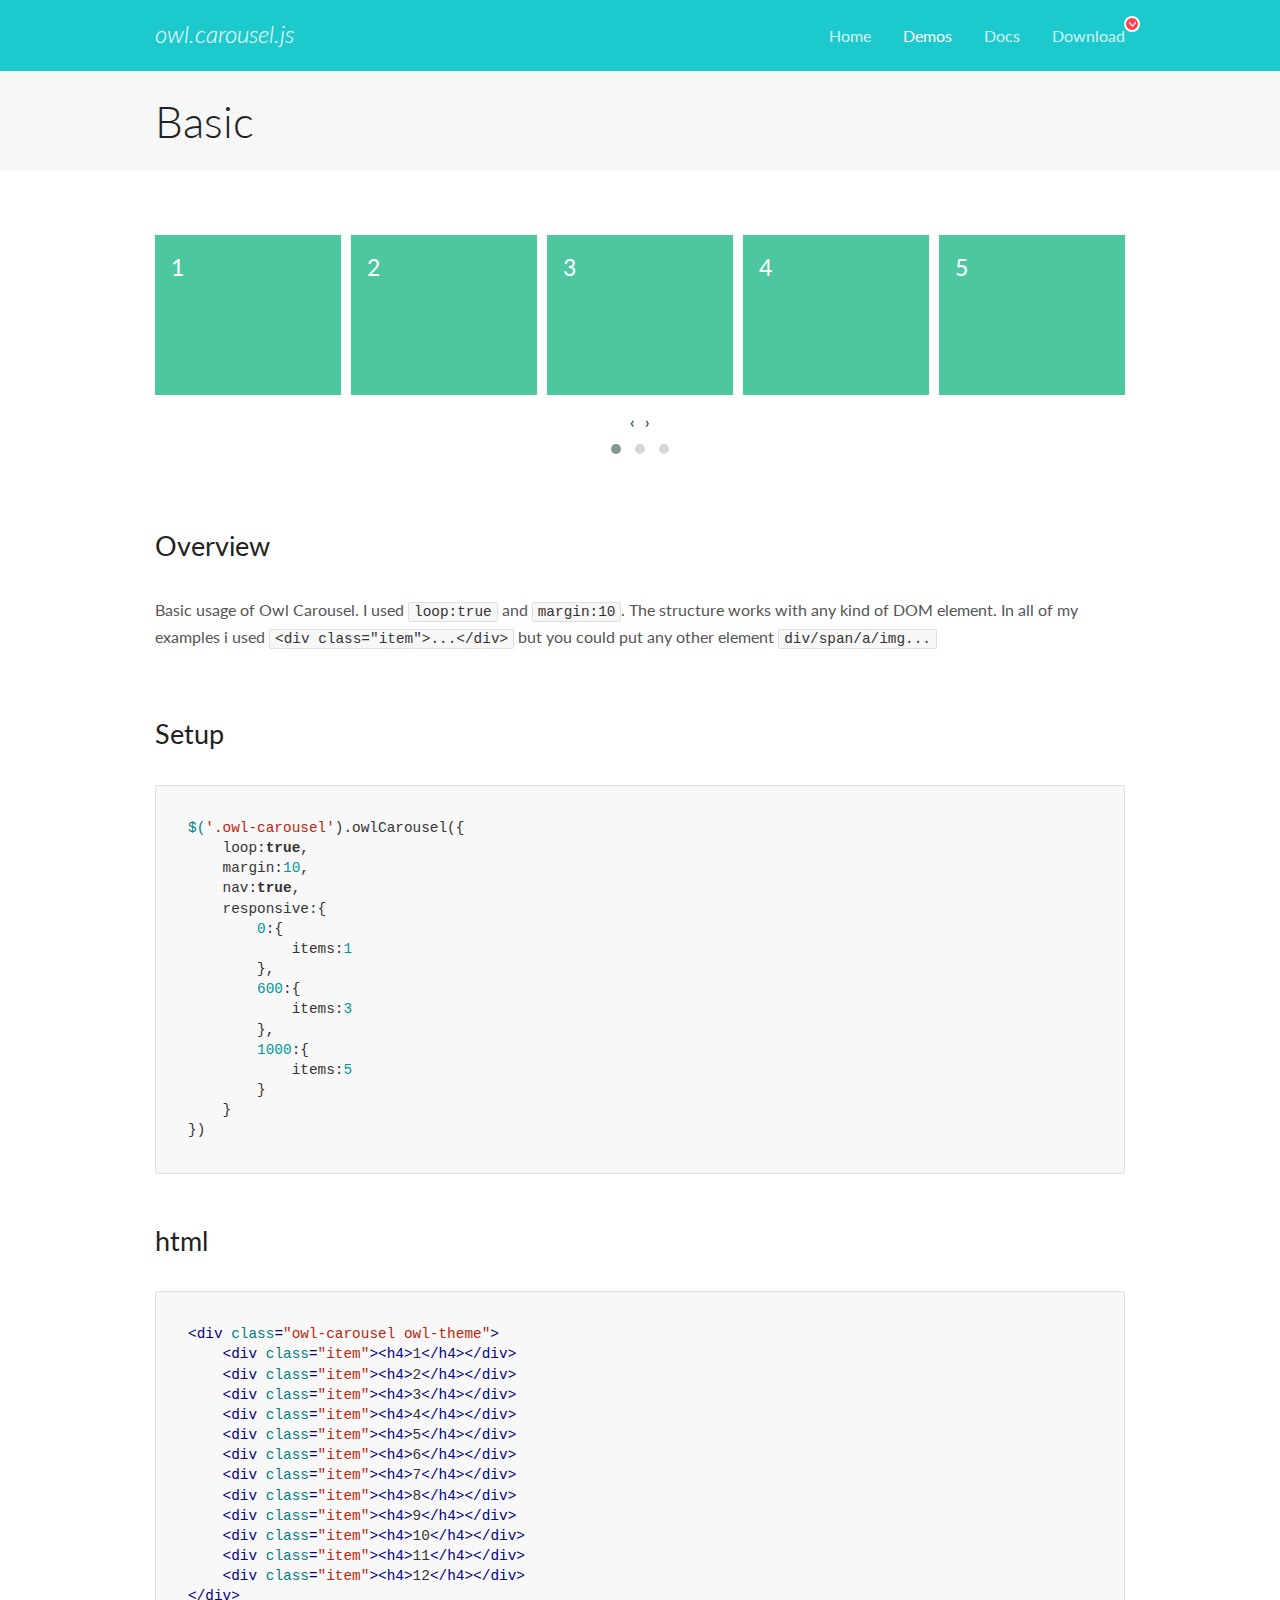
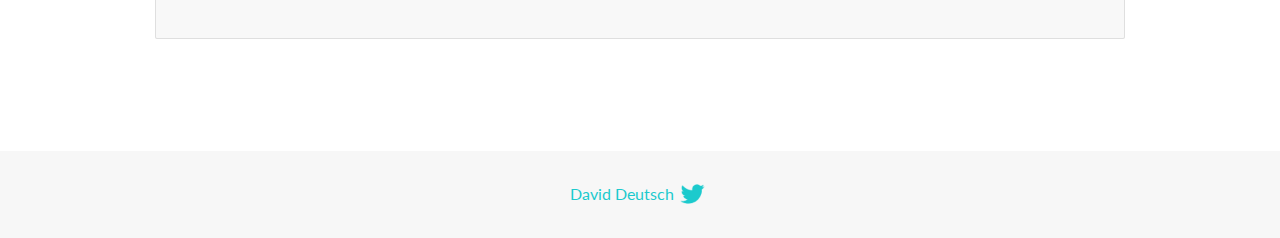
<file: OwlCarousel2-2.3.4/docs/demos/basic.html>
<!DOCTYPE html>
<html lang="en">
  <head>

    <!-- head -->
    <meta charset="utf-8">
    <meta name="msapplication-tap-highlight" content="no" />
    <meta name="viewport" content="width=device-width, initial-scale=1.0" />
    <meta name="description" content="Basic usage demo">
    <meta name="author" content="David Deutsch">
    <title>
      Basic Demo | Owl Carousel | 2.3.4
    </title>

    <!-- Stylesheets -->
    <link href='https://fonts.googleapis.com/css?family=Lato:300,400,700,400italic,300italic' rel='stylesheet' type='text/css'>
    <link rel="stylesheet" href="../assets/css/docs.theme.min.css">

    <!-- Owl Stylesheets -->
    <link rel="stylesheet" href="../assets/owlcarousel/assets/owl.carousel.min.css">
    <link rel="stylesheet" href="../assets/owlcarousel/assets/owl.theme.default.min.css">

    <!-- HTML5 shim and Respond.js IE8 support of HTML5 elements and media queries -->

    <!--[if lt IE 9]>
      <script src="https://oss.maxcdn.com/libs/html5shiv/3.7.0/html5shiv.js"></script>
      <script src="https://oss.maxcdn.com/libs/respond.js/1.3.0/respond.min.js"></script>
    <![endif]-->

    <!-- Favicons -->
    <link rel="apple-touch-icon-precomposed" sizes="144x144" href="../assets/ico/apple-touch-icon-144-precomposed.png">
    <link rel="shortcut icon" href="../assets/ico/favicon.png">
    <link rel="shortcut icon" href="favicon.ico">

    <!-- Yeah i know js should not be in header. Its required for demos.-->

    <!-- javascript -->
    <script src="../assets/vendors/jquery.min.js"></script>
    <script src="../assets/owlcarousel/owl.carousel.js"></script>
  </head>
  <body>

    <!-- header -->
    <header class="header">
      <div class="row">
        <div class="large-12 columns">
          <div class="brand left">
            <h3>
              <a href="/OwlCarousel2/">owl.carousel.js</a> 
            </h3>
          </div>
          <a id="toggle-nav" class="right">
            <span></span> <span></span> <span></span> 
          </a> 
          <div class="nav-bar">
            <ul class="clearfix">
              <li> <a href="/OwlCarousel2/index.html">Home</a>  </li>
              <li class="active">
                <a href="/OwlCarousel2/demos/demos.html">Demos</a> 
              </li>
              <li> <a href="/OwlCarousel2/docs/started-welcome.html">Docs</a>  </li>
              <li>
                <a href="https://github.com/OwlCarousel2/OwlCarousel2/archive/2.3.4.zip">Download</a> 
                <span class="download"></span> 
              </li>
            </ul>
          </div>
        </div>
      </div>
    </header>

    <!-- title -->
    <section class="title">
      <div class="row">
        <div class="large-12 columns">
          <h1>Basic</h1>
        </div>
      </div>
    </section>

    <!--  Demos -->
    <section id="demos">
      <div class="row">
        <div class="large-12 columns">
          <div class="owl-carousel owl-theme">
            <div class="item">
              <h4>1</h4>
            </div>
            <div class="item">
              <h4>2</h4>
            </div>
            <div class="item">
              <h4>3</h4>
            </div>
            <div class="item">
              <h4>4</h4>
            </div>
            <div class="item">
              <h4>5</h4>
            </div>
            <div class="item">
              <h4>6</h4>
            </div>
            <div class="item">
              <h4>7</h4>
            </div>
            <div class="item">
              <h4>8</h4>
            </div>
            <div class="item">
              <h4>9</h4>
            </div>
            <div class="item">
              <h4>10</h4>
            </div>
            <div class="item">
              <h4>11</h4>
            </div>
            <div class="item">
              <h4>12</h4>
            </div>
          </div>
          <h3 id="overview">Overview</h3>
          <p>Basic usage of Owl Carousel. I used <code>loop:true</code> and <code>margin:10</code>. The structure works with any kind of DOM element. In all of my examples i used <code>&lt;div class=&quot;item&quot;&gt;...&lt;/div&gt;</code> but you could
            put any other element <code>div/span/a/img...</code></p>
          <h3 id="setup">Setup</h3>
          <pre><code>$(&#39;.owl-carousel&#39;).owlCarousel({
    loop:true,
    margin:10,
    nav:true,
    responsive:{
        0:{
            items:1
        },
        600:{
            items:3
        },
        1000:{
            items:5
        }
    }
})</code></pre>
          <h3 id="html">html</h3>
          <pre><code>&lt;div class=&quot;owl-carousel owl-theme&quot;&gt;
    &lt;div class=&quot;item&quot;&gt;&lt;h4&gt;1&lt;/h4&gt;&lt;/div&gt;
    &lt;div class=&quot;item&quot;&gt;&lt;h4&gt;2&lt;/h4&gt;&lt;/div&gt;
    &lt;div class=&quot;item&quot;&gt;&lt;h4&gt;3&lt;/h4&gt;&lt;/div&gt;
    &lt;div class=&quot;item&quot;&gt;&lt;h4&gt;4&lt;/h4&gt;&lt;/div&gt;
    &lt;div class=&quot;item&quot;&gt;&lt;h4&gt;5&lt;/h4&gt;&lt;/div&gt;
    &lt;div class=&quot;item&quot;&gt;&lt;h4&gt;6&lt;/h4&gt;&lt;/div&gt;
    &lt;div class=&quot;item&quot;&gt;&lt;h4&gt;7&lt;/h4&gt;&lt;/div&gt;
    &lt;div class=&quot;item&quot;&gt;&lt;h4&gt;8&lt;/h4&gt;&lt;/div&gt;
    &lt;div class=&quot;item&quot;&gt;&lt;h4&gt;9&lt;/h4&gt;&lt;/div&gt;
    &lt;div class=&quot;item&quot;&gt;&lt;h4&gt;10&lt;/h4&gt;&lt;/div&gt;
    &lt;div class=&quot;item&quot;&gt;&lt;h4&gt;11&lt;/h4&gt;&lt;/div&gt;
    &lt;div class=&quot;item&quot;&gt;&lt;h4&gt;12&lt;/h4&gt;&lt;/div&gt;
&lt;/div&gt;</code></pre>
          <script>
            $(document).ready(function() {
              var owl = $('.owl-carousel');
              owl.owlCarousel({
                margin: 10,
                nav: true,
                loop: true,
                responsive: {
                  0: {
                    items: 1
                  },
                  600: {
                    items: 3
                  },
                  1000: {
                    items: 5
                  }
                }
              })
            })
          </script>
        </div>
      </div>
    </section>

    <!-- footer -->
    <footer class="footer">
      <div class="row">
        <div class="large-12 columns">
          <h5>
            <a href="/OwlCarousel2/docs/support-contact.html">David Deutsch</a> 
            <a id="custom-tweet-button" href="https://twitter.com/share?url=https://github.com/OwlCarousel2/OwlCarousel2&text=Owl Carousel - This is so awesome! " target="_blank"></a> 
          </h5>
        </div>
      </div>
    </footer>

    <!-- vendors -->
    <script src="../assets/vendors/highlight.js"></script>
    <script src="../assets/js/app.js"></script>
  </body>
</html>
</file>
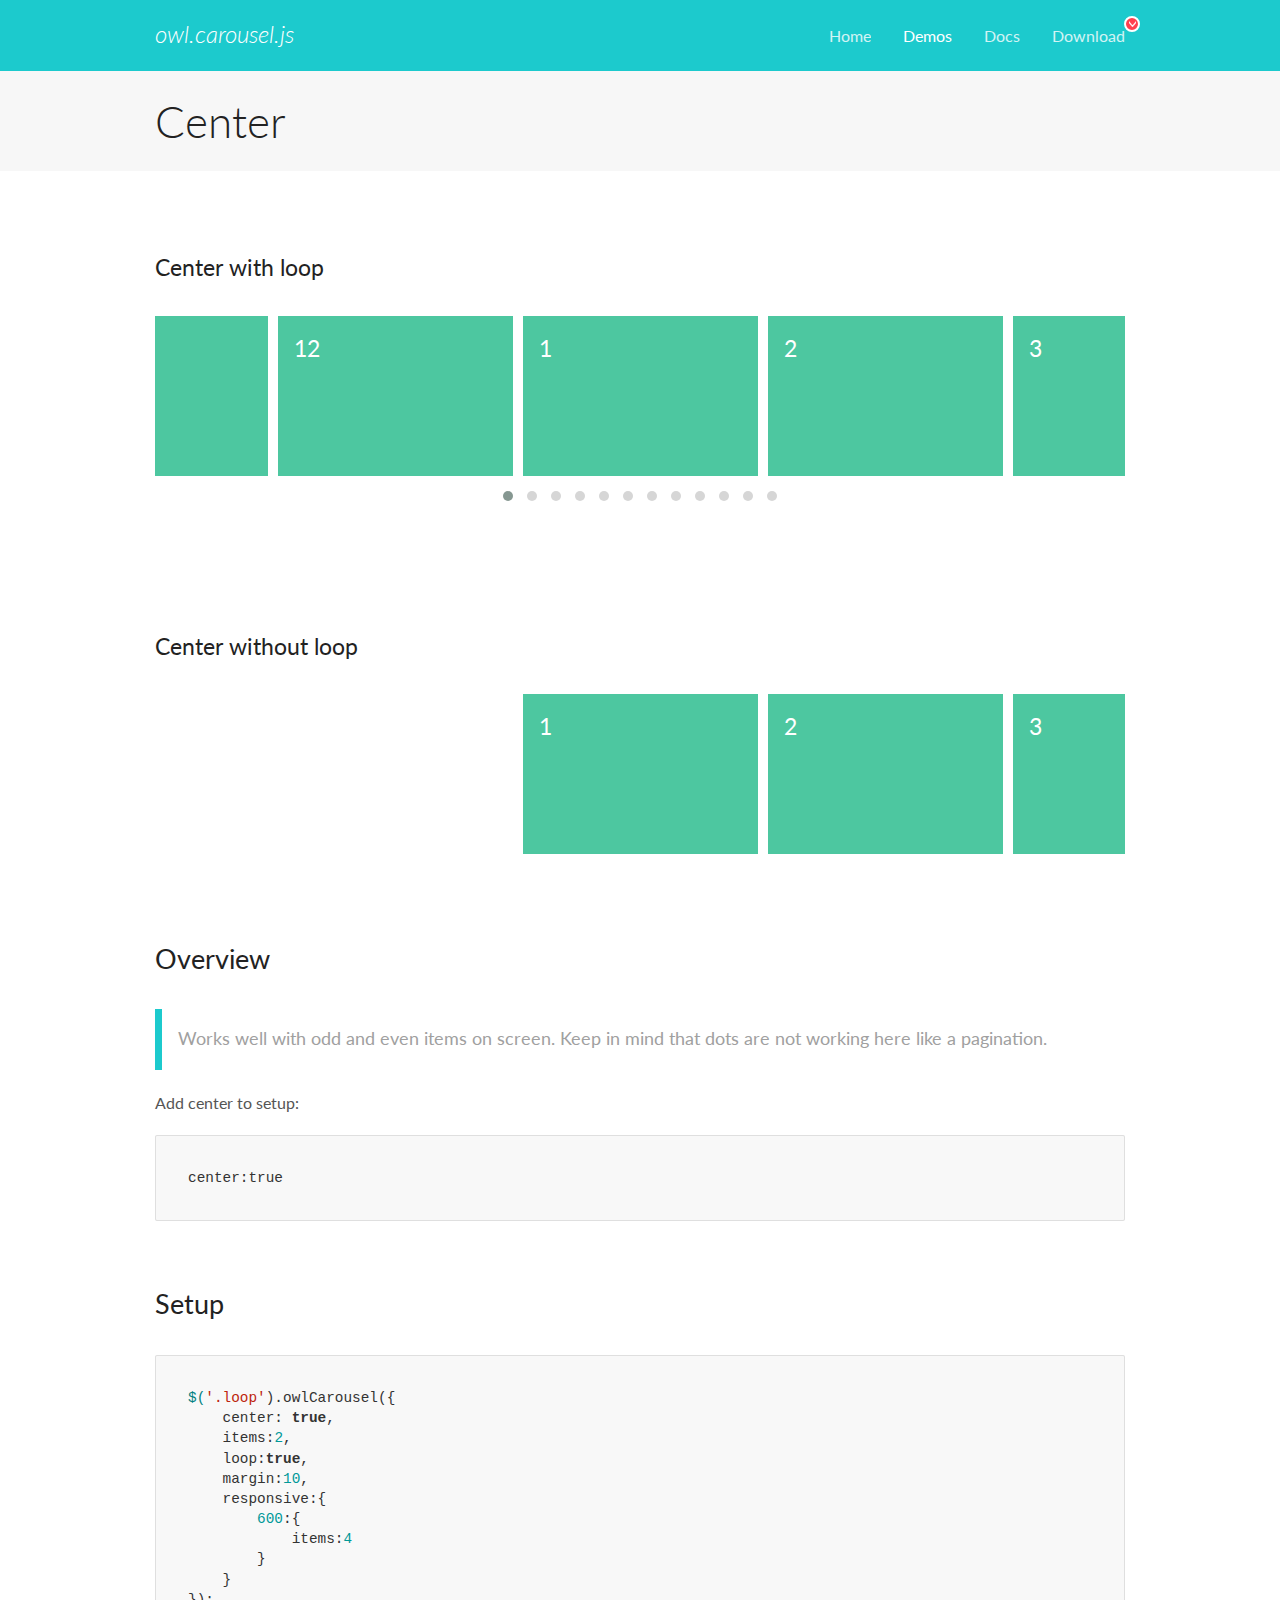
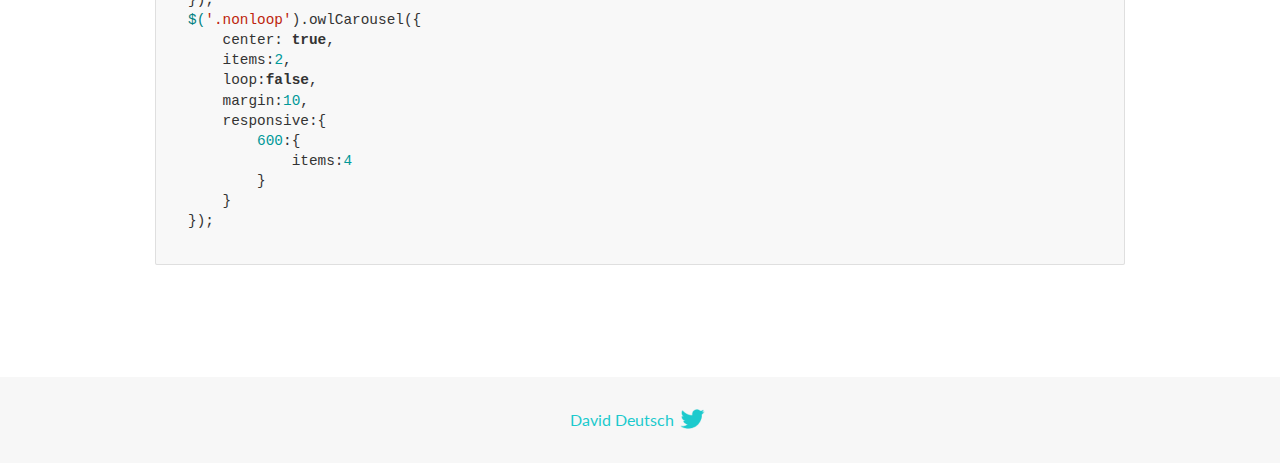
<file: OwlCarousel2-2.3.4/docs/demos/center.html>
<!DOCTYPE html>
<html lang="en">
  <head>

    <!-- head -->
    <meta charset="utf-8">
    <meta name="msapplication-tap-highlight" content="no" />
    <meta name="viewport" content="width=device-width, initial-scale=1.0" />
    <meta name="description" content="Center carousel">
    <meta name="author" content="David Deutsch">
    <title>
      Center Demo | Owl Carousel | 2.3.4
    </title>

    <!-- Stylesheets -->
    <link href='https://fonts.googleapis.com/css?family=Lato:300,400,700,400italic,300italic' rel='stylesheet' type='text/css'>
    <link rel="stylesheet" href="../assets/css/docs.theme.min.css">

    <!-- Owl Stylesheets -->
    <link rel="stylesheet" href="../assets/owlcarousel/assets/owl.carousel.min.css">
    <link rel="stylesheet" href="../assets/owlcarousel/assets/owl.theme.default.min.css">

    <!-- HTML5 shim and Respond.js IE8 support of HTML5 elements and media queries -->

    <!--[if lt IE 9]>
      <script src="https://oss.maxcdn.com/libs/html5shiv/3.7.0/html5shiv.js"></script>
      <script src="https://oss.maxcdn.com/libs/respond.js/1.3.0/respond.min.js"></script>
    <![endif]-->

    <!-- Favicons -->
    <link rel="apple-touch-icon-precomposed" sizes="144x144" href="../assets/ico/apple-touch-icon-144-precomposed.png">
    <link rel="shortcut icon" href="../assets/ico/favicon.png">
    <link rel="shortcut icon" href="favicon.ico">

    <!-- Yeah i know js should not be in header. Its required for demos.-->

    <!-- javascript -->
    <script src="../assets/vendors/jquery.min.js"></script>
    <script src="../assets/owlcarousel/owl.carousel.js"></script>
  </head>
  <body>

    <!-- header -->
    <header class="header">
      <div class="row">
        <div class="large-12 columns">
          <div class="brand left">
            <h3>
              <a href="/OwlCarousel2/">owl.carousel.js</a> 
            </h3>
          </div>
          <a id="toggle-nav" class="right">
            <span></span> <span></span> <span></span> 
          </a> 
          <div class="nav-bar">
            <ul class="clearfix">
              <li> <a href="/OwlCarousel2/index.html">Home</a>  </li>
              <li class="active">
                <a href="/OwlCarousel2/demos/demos.html">Demos</a> 
              </li>
              <li> <a href="/OwlCarousel2/docs/started-welcome.html">Docs</a>  </li>
              <li>
                <a href="https://github.com/OwlCarousel2/OwlCarousel2/archive/2.3.4.zip">Download</a> 
                <span class="download"></span> 
              </li>
            </ul>
          </div>
        </div>
      </div>
    </header>

    <!-- title -->
    <section class="title">
      <div class="row">
        <div class="large-12 columns">
          <h1>Center</h1>
        </div>
      </div>
    </section>

    <!--  Demos -->
    <section id="demos">
      <div class="row">
        <div class="large-12 columns">
          <h4 id="center-with-loop">Center with loop</h4>
          <div class="loop owl-carousel owl-theme">
            <div class="item">
              <h4>1</h4>
            </div>
            <div class="item">
              <h4>2</h4>
            </div>
            <div class="item">
              <h4>3</h4>
            </div>
            <div class="item">
              <h4>4</h4>
            </div>
            <div class="item">
              <h4>5</h4>
            </div>
            <div class="item">
              <h4>6</h4>
            </div>
            <div class="item">
              <h4>7</h4>
            </div>
            <div class="item">
              <h4>8</h4>
            </div>
            <div class="item">
              <h4>9</h4>
            </div>
            <div class="item">
              <h4>10</h4>
            </div>
            <div class="item">
              <h4>11</h4>
            </div>
            <div class="item">
              <h4>12</h4>
            </div>
          </div>
          <br>
          <h4 id="center-without-loop">Center without loop</h4>
          <div class="nonloop owl-carousel">
            <div class="item">
              <h4>1</h4>
            </div>
            <div class="item">
              <h4>2</h4>
            </div>
            <div class="item">
              <h4>3</h4>
            </div>
            <div class="item">
              <h4>4</h4>
            </div>
            <div class="item">
              <h4>5</h4>
            </div>
            <div class="item">
              <h4>6</h4>
            </div>
            <div class="item">
              <h4>7</h4>
            </div>
            <div class="item">
              <h4>8</h4>
            </div>
            <div class="item">
              <h4>9</h4>
            </div>
            <div class="item">
              <h4>10</h4>
            </div>
            <div class="item">
              <h4>11</h4>
            </div>
            <div class="item">
              <h4>12</h4>
            </div>
          </div>
          <h3 id="overview">Overview</h3>
          <blockquote>
            <p>Works well with odd and even items on screen. Keep in mind that dots are not working here like a pagination.</p>
          </blockquote>
          <p>Add center to setup:</p>
          <pre><code>center:true</code></pre>
          <h3 id="setup">Setup</h3>
          <pre><code>$(&#39;.loop&#39;).owlCarousel({
    center: true,
    items:2,
    loop:true,
    margin:10,
    responsive:{
        600:{
            items:4
        }
    }
});
$(&#39;.nonloop&#39;).owlCarousel({
    center: true,
    items:2,
    loop:false,
    margin:10,
    responsive:{
        600:{
            items:4
        }
    }
});</code></pre>
          <script>
            jQuery(document).ready(function($) {
              $('.loop').owlCarousel({
                center: true,
                items: 2,
                loop: true,
                margin: 10,
                responsive: {
                  600: {
                    items: 4
                  }
                }
              });
              $('.nonloop').owlCarousel({
                center: true,
                items: 2,
                loop: false,
                margin: 10,
                responsive: {
                  600: {
                    items: 4
                  }
                }
              });
            });
          </script>
        </div>
      </div>
    </section>

    <!-- footer -->
    <footer class="footer">
      <div class="row">
        <div class="large-12 columns">
          <h5>
            <a href="/OwlCarousel2/docs/support-contact.html">David Deutsch</a> 
            <a id="custom-tweet-button" href="https://twitter.com/share?url=https://github.com/OwlCarousel2/OwlCarousel2&text=Owl Carousel - This is so awesome! " target="_blank"></a> 
          </h5>
        </div>
      </div>
    </footer>

    <!-- vendors -->
    <script src="../assets/vendors/highlight.js"></script>
    <script src="../assets/js/app.js"></script>
  </body>
</html>
</file>
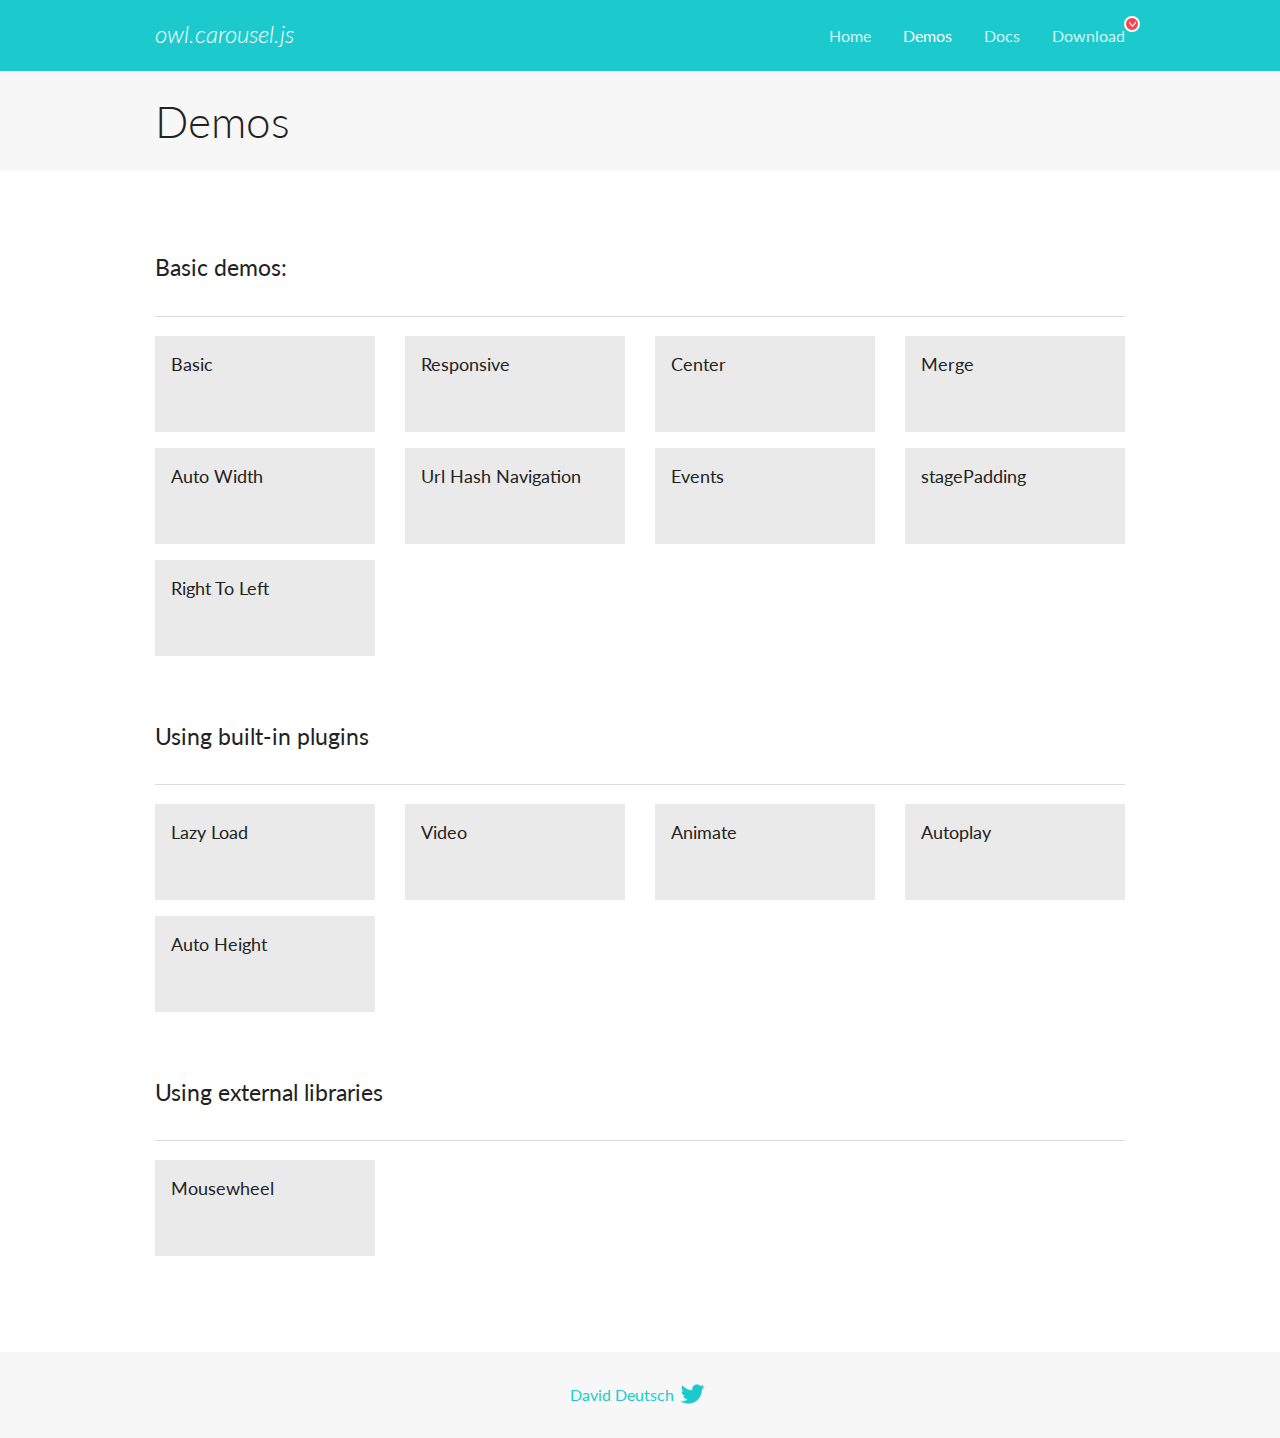
<file: OwlCarousel2-2.3.4/docs/demos/demos.html>
<!DOCTYPE html>
<html lang="en">
  <head>

    <!-- head -->
    <meta charset="utf-8">
    <meta name="msapplication-tap-highlight" content="no" />
    <meta name="viewport" content="width=device-width, initial-scale=1.0" />
    <meta name="description" content="A list of Owl Carousel examples.">
    <meta name="author" content="David Deutsch">
    <title>
      Demos | Owl Carousel | 2.3.4
    </title>

    <!-- Stylesheets -->
    <link href='https://fonts.googleapis.com/css?family=Lato:300,400,700,400italic,300italic' rel='stylesheet' type='text/css'>
    <link rel="stylesheet" href="../assets/css/docs.theme.min.css">

    <!-- Owl Stylesheets -->
    <link rel="stylesheet" href="../assets/owlcarousel/assets/owl.carousel.min.css">
    <link rel="stylesheet" href="../assets/owlcarousel/assets/owl.theme.default.min.css">

    <!-- HTML5 shim and Respond.js IE8 support of HTML5 elements and media queries -->

    <!--[if lt IE 9]>
      <script src="https://oss.maxcdn.com/libs/html5shiv/3.7.0/html5shiv.js"></script>
      <script src="https://oss.maxcdn.com/libs/respond.js/1.3.0/respond.min.js"></script>
    <![endif]-->

    <!-- Favicons -->
    <link rel="apple-touch-icon-precomposed" sizes="144x144" href="../assets/ico/apple-touch-icon-144-precomposed.png">
    <link rel="shortcut icon" href="../assets/ico/favicon.png">
    <link rel="shortcut icon" href="favicon.ico">

    <!-- Yeah i know js should not be in header. Its required for demos.-->

    <!-- javascript -->
    <script src="../assets/vendors/jquery.min.js"></script>
    <script src="../assets/owlcarousel/owl.carousel.js"></script>
  </head>
  <body>

    <!-- header -->
    <header class="header">
      <div class="row">
        <div class="large-12 columns">
          <div class="brand left">
            <h3>
              <a href="/OwlCarousel2/">owl.carousel.js</a> 
            </h3>
          </div>
          <a id="toggle-nav" class="right">
            <span></span> <span></span> <span></span> 
          </a> 
          <div class="nav-bar">
            <ul class="clearfix">
              <li> <a href="/OwlCarousel2/index.html">Home</a>  </li>
              <li class="active">
                <a href="/OwlCarousel2/demos/demos.html">Demos</a> 
              </li>
              <li> <a href="/OwlCarousel2/docs/started-welcome.html">Docs</a>  </li>
              <li>
                <a href="https://github.com/OwlCarousel2/OwlCarousel2/archive/2.3.4.zip">Download</a> 
                <span class="download"></span> 
              </li>
            </ul>
          </div>
        </div>
      </div>
    </header>

    <!-- title -->
    <section class="title">
      <div class="row">
        <div class="large-12 columns">
          <h1>Demos</h1>
        </div>
      </div>
    </section>

    <!--  Demos -->
    <section id="demos">
      <div class="row">
        <div class="large-12 columns">
          <h4 id="basic-demos-">Basic demos:</h4>
          <hr>
          <div class="demo-list">
            <div class="row">
              <div class="small-6 medium-4 large-3 columns">
                <a href="basic.html" class="demo-block">
                  <h5>Basic </h5>
                </a> 
              </div>
              <div class="small-6 medium-4 large-3 columns">
                <a href="responsive.html" class="demo-block">
                  <h5>Responsive </h5>
                </a> 
              </div>
              <div class="small-6 medium-4 large-3 columns">
                <a href="center.html" class="demo-block">
                  <h5>Center </h5>
                </a> 
              </div>
              <div class="small-6 medium-4 large-3 columns">
                <a href="merge.html" class="demo-block">
                  <h5>Merge </h5>
                </a> 
              </div>
              <div class="small-6 medium-4 large-3 columns">
                <a href="autowidth.html" class="demo-block">
                  <h5>Auto Width </h5>
                </a> 
              </div>
              <div class="small-6 medium-4 large-3 columns">
                <a href="urlhashnav.html" class="demo-block">
                  <h5>Url Hash Navigation </h5>
                </a> 
              </div>
              <div class="small-6 medium-4 large-3 columns">
                <a href="events.html" class="demo-block">
                  <h5>Events </h5>
                </a> 
              </div>
              <div class="small-6 medium-4 large-3 columns">
                <a href="stagepadding.html" class="demo-block">
                  <h5>stagePadding </h5>
                </a> 
              </div>
              <div class="small-6 medium-4 large-3 columns">
                <a href="rtl.html" class="demo-block">
                  <h5>Right To Left </h5>
                </a> 
              </div>
            </div>
          </div>
          <h4 id="using-built-in-plugins">Using built-in plugins</h4>
          <hr>
          <div class="demo-list">
            <div class="row">
              <div class="small-6 medium-4 large-3 columns">
                <a href="lazyLoad.html" class="demo-block">
                  <h5>Lazy Load </h5>
                </a> 
              </div>
              <div class="small-6 medium-4 large-3 columns">
                <a href="video.html" class="demo-block">
                  <h5>Video </h5>
                </a> 
              </div>
              <div class="small-6 medium-4 large-3 columns">
                <a href="animate.html" class="demo-block">
                  <h5>Animate </h5>
                </a> 
              </div>
              <div class="small-6 medium-4 large-3 columns">
                <a href="autoplay.html" class="demo-block">
                  <h5>Autoplay </h5>
                </a> 
              </div>
              <div class="small-6 medium-4 large-3 columns">
                <a href="autoheight.html" class="demo-block">
                  <h5>Auto Height </h5>
                </a> 
              </div>
            </div>
          </div>
          <h4 id="using-external-libraries">Using external libraries</h4>
          <hr>
          <div class="demo-list">
            <div class="row">
              <div class="small-6 medium-4 large-3 columns">
                <a href="mousewheel.html" class="demo-block">
                  <h5>Mousewheel </h5>
                </a> 
              </div>
            </div>
          </div>
        </div>
      </div>
    </section>

    <!-- footer -->
    <footer class="footer">
      <div class="row">
        <div class="large-12 columns">
          <h5>
            <a href="/OwlCarousel2/docs/support-contact.html">David Deutsch</a> 
            <a id="custom-tweet-button" href="https://twitter.com/share?url=https://github.com/OwlCarousel2/OwlCarousel2&text=Owl Carousel - This is so awesome! " target="_blank"></a> 
          </h5>
        </div>
      </div>
    </footer>

    <!-- vendors -->
    <script src="../assets/vendors/highlight.js"></script>
    <script src="../assets/js/app.js"></script>
  </body>
</html>
</file>
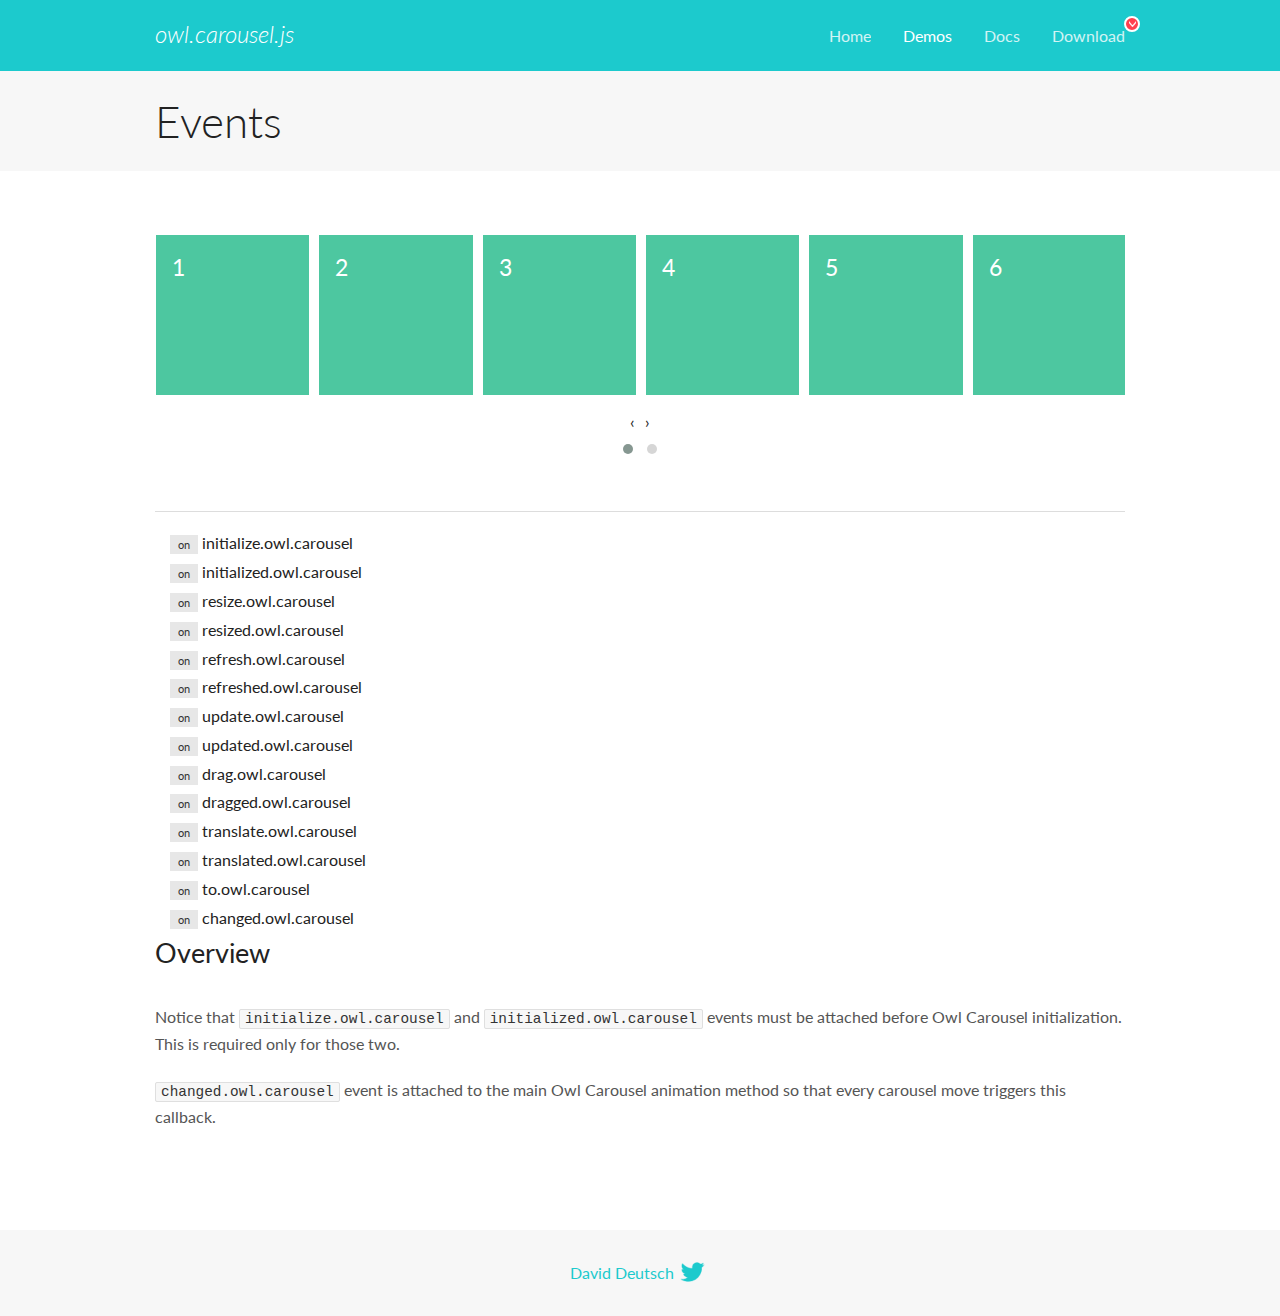
<file: OwlCarousel2-2.3.4/docs/demos/events.html>
<!DOCTYPE html>
<html lang="en">
  <head>

    <!-- head -->
    <meta charset="utf-8">
    <meta name="msapplication-tap-highlight" content="no" />
    <meta name="viewport" content="width=device-width, initial-scale=1.0" />
    <meta name="description" content="Events usage demo">
    <meta name="author" content="David Deutsch">
    <title>
      Events Demo | Owl Carousel | 2.3.4
    </title>

    <!-- Stylesheets -->
    <link href='https://fonts.googleapis.com/css?family=Lato:300,400,700,400italic,300italic' rel='stylesheet' type='text/css'>
    <link rel="stylesheet" href="../assets/css/docs.theme.min.css">

    <!-- Owl Stylesheets -->
    <link rel="stylesheet" href="../assets/owlcarousel/assets/owl.carousel.min.css">
    <link rel="stylesheet" href="../assets/owlcarousel/assets/owl.theme.default.min.css">

    <!-- HTML5 shim and Respond.js IE8 support of HTML5 elements and media queries -->

    <!--[if lt IE 9]>
      <script src="https://oss.maxcdn.com/libs/html5shiv/3.7.0/html5shiv.js"></script>
      <script src="https://oss.maxcdn.com/libs/respond.js/1.3.0/respond.min.js"></script>
    <![endif]-->

    <!-- Favicons -->
    <link rel="apple-touch-icon-precomposed" sizes="144x144" href="../assets/ico/apple-touch-icon-144-precomposed.png">
    <link rel="shortcut icon" href="../assets/ico/favicon.png">
    <link rel="shortcut icon" href="favicon.ico">

    <!-- Yeah i know js should not be in header. Its required for demos.-->

    <!-- javascript -->
    <script src="../assets/vendors/jquery.min.js"></script>
    <script src="../assets/owlcarousel/owl.carousel.js"></script>
  </head>
  <body>

    <!-- header -->
    <header class="header">
      <div class="row">
        <div class="large-12 columns">
          <div class="brand left">
            <h3>
              <a href="/OwlCarousel2/">owl.carousel.js</a> 
            </h3>
          </div>
          <a id="toggle-nav" class="right">
            <span></span> <span></span> <span></span> 
          </a> 
          <div class="nav-bar">
            <ul class="clearfix">
              <li> <a href="/OwlCarousel2/index.html">Home</a>  </li>
              <li class="active">
                <a href="/OwlCarousel2/demos/demos.html">Demos</a> 
              </li>
              <li> <a href="/OwlCarousel2/docs/started-welcome.html">Docs</a>  </li>
              <li>
                <a href="https://github.com/OwlCarousel2/OwlCarousel2/archive/2.3.4.zip">Download</a> 
                <span class="download"></span> 
              </li>
            </ul>
          </div>
        </div>
      </div>
    </header>

    <!-- title -->
    <section class="title">
      <div class="row">
        <div class="large-12 columns">
          <h1>Events</h1>
        </div>
      </div>
    </section>

    <!--  Demos -->
    <section id="demos">
      <div class="row">
        <div class="large-12 columns">
          <div class="owl-carousel owl-theme">
            <div class="item">
              <h4>1</h4>
            </div>
            <div class="item">
              <h4>2</h4>
            </div>
            <div class="item">
              <h4>3</h4>
            </div>
            <div class="item">
              <h4>4</h4>
            </div>
            <div class="item">
              <h4>5</h4>
            </div>
            <div class="item">
              <h4>6</h4>
            </div>
            <div class="item">
              <h4>7</h4>
            </div>
            <div class="item">
              <h4>8</h4>
            </div>
            <div class="item">
              <h4>9</h4>
            </div>
            <div class="item">
              <h4>10</h4>
            </div>
            <div class="item">
              <h4>11</h4>
            </div>
            <div class="item">
              <h4>12</h4>
            </div>
          </div>
          <hr>
          <div class="large-12 columns callbacks">
            <div><span class="label secondary initialize">on</span>  initialize.owl.carousel </div>
            <div><span class="label secondary initialized">on</span>  initialized.owl.carousel </div>
            <div><span class="label secondary resize">on</span>  resize.owl.carousel </div>
            <div><span class="label secondary resized">on</span>  resized.owl.carousel </div>
            <div><span class="label secondary refresh">on</span>  refresh.owl.carousel </div>
            <div><span class="label secondary refreshed">on</span>  refreshed.owl.carousel </div>
            <div><span class="label secondary update">on</span>  update.owl.carousel </div>
            <div><span class="label secondary updated">on</span>  updated.owl.carousel </div>
            <div><span class="label secondary drag">on</span>  drag.owl.carousel </div>
            <div><span class="label secondary dragged">on</span>  dragged.owl.carousel </div>
            <div><span class="label secondary translate">on</span>  translate.owl.carousel </div>
            <div><span class="label secondary translated">on</span>  translated.owl.carousel </div>
            <div><span class="label secondary to">on</span>  to.owl.carousel </div>
            <div><span class="label secondary changed">on</span>  changed.owl.carousel </div>
          </div>
          <h3 id="overview">Overview</h3>
          <p>Notice that <code>initialize.owl.carousel</code> and <code>initialized.owl.carousel</code> events must be attached before Owl Carousel initialization. This is required only for those two.</p>
          <p><code>changed.owl.carousel</code> event is attached to the main Owl Carousel animation method so that every carousel move triggers this callback.</p>
          <script>
            jQuery(document).ready(function($) {
              var owl = $('.owl-carousel');
              owl.on('initialize.owl.carousel initialized.owl.carousel ' +
                'initialize.owl.carousel initialize.owl.carousel ' +
                'resize.owl.carousel resized.owl.carousel ' +
                'refresh.owl.carousel refreshed.owl.carousel ' +
                'update.owl.carousel updated.owl.carousel ' +
                'drag.owl.carousel dragged.owl.carousel ' +
                'translate.owl.carousel translated.owl.carousel ' +
                'to.owl.carousel changed.owl.carousel',
                function(e) {
                  $('.' + e.type)
                    .removeClass('secondary')
                    .addClass('success');
                  window.setTimeout(function() {
                    $('.' + e.type)
                      .removeClass('success')
                      .addClass('secondary');
                  }, 500);
                });
              owl.owlCarousel({
                loop: true,
                nav: true,
                lazyLoad: true,
                margin: 10,
                video: true,
                responsive: {
                  0: {
                    items: 1
                  },
                  600: {
                    items: 3
                  },
                  960: {
                    items: 5,
                  },
                  1200: {
                    items: 6
                  }
                }
              });
            });
          </script>
        </div>
      </div>
    </section>

    <!-- footer -->
    <footer class="footer">
      <div class="row">
        <div class="large-12 columns">
          <h5>
            <a href="/OwlCarousel2/docs/support-contact.html">David Deutsch</a> 
            <a id="custom-tweet-button" href="https://twitter.com/share?url=https://github.com/OwlCarousel2/OwlCarousel2&text=Owl Carousel - This is so awesome! " target="_blank"></a> 
          </h5>
        </div>
      </div>
    </footer>

    <!-- vendors -->
    <script src="../assets/vendors/highlight.js"></script>
    <script src="../assets/js/app.js"></script>
  </body>
</html>
</file>
<file: Css/style.css>
*{
    margin:0;
    padding:0;
    box-sizing: border-box;
}


@font-face{
    font-family: "Moon2.0";
    src: url("../fonts/header/Moon2.0-Regular.otf") format("opentype");
}
@font-face{
    font-family: "Moon2.0b";
    src: url("../fonts/header/Moon2.0-Bold.otf") format("opentype");
}
@font-face{
    font-family: "tt0047m_";
    src: url("../fonts/banner/tt0047m_.ttf") format("truetype");
}
@font-face {
    font-family: "Omnes";
    src: url("../fonts/product/Omnes.ttf") format("truetype");
}
 .main{
    display: flex;
    padding:8px 20px 8px 20px;
   
}



/* Navbar Css Start */
nav{
    
   position: relative;
    margin:0 0 5px 0;
    font-family: "Moon2.0";
}
.navbar-brand img{
    max-width:200px;
}
.navbar-toggler-icon {
    background-image: url("data:image/svg+xml;charset=utf8,%3Csvg viewBox='0 0 32 32' xmlns='http://www.w3.org/2000/svg'%3E%3Cpath stroke='rgba(251,98,15, 0.9)' stroke-width='2' stroke-linecap='round' stroke-miterlimit='10' d='M4 8h24M4 16h24M4 24h24'/%3E%3C/svg%3E") !important;
  }
nav::after{
    position: absolute;
    content:'';
    height:2px;
    width:97%;
    left:1.3%;
    right:1.3%;
    margin:auto;
    bottom:0;
    border-bottom: 2px solid #000;
}
nav .navbar-nav li{
    padding:0 50px;
}
 nav .navbar-nav .nav-item a.nav-link{
    color:#000 !important;
    font-size:18px;
    font-weight: 600;
    letter-spacing: 0.03em;
    font-family: "Moon2.0";
}

.nav .navbar-nav .nav-item .cart{
    position: relative;
}
.navbar-nav .nav-item .cart:after{
    position: absolute;
    font-family: "Font Awesome 5 Free";
     font-weight: 900;
      content: "\f07a";
     font-size: 20px;
     right:30px;
     color: #fb620f;
}
.search{
    display: inline-flex;
    margin:0 auto;
    color:#fb620f;
    cursor: pointer;
   
} #searchBar{
    display: none;
    transition: 0.5s all;
}
#searchBar input[type="text"]{
    padding:10px;
    border:1px solid #ccc;
    margin:0 20px;
    width:350px;
    outline:1px solid #fb620f;
    border:1px solid #fb620f;
}
#search i{
    padding:10px;
}
.show{
    display: block !important;
}

/* Navbar Css End */

/* Home Page Carousel */
.carouselCustom{
    display: flex;
    width:100%;
    height:50vh;
}
.carousel-indicators .active {
    opacity: 1;
    background-color: #000;
          }
.carouselContent{
    display: flex;
    width:calc(100% / 2);
    height:100%;
    overflow: hidden;
}
.rightCarousel{
   
    position: absolute;
    right:-50%;
    animation: rightAni 1s forwards;
    animation-delay:1s;
    display: flex;
    justify-content: center;
}
.leftCarousel{
    display: flex;
    align-items: center;
    padding:0 60px;
    position: absolute;
    left:-50%;
    animation: leftAni 1s forwards;
    animation-delay:1s;
}
.display-4{
    position: relative;
    font-family: "moon2.0b";
   font-size:40px;

}
.leftCarousel .display-4:after{
    position: absolute;
    width:85%;
    
    content:'';
    top:110%;
   
    border-radius:10px;
    border:2px solid #ea4113;
    left:0;
}
.leftCarousel .map{
    position: relative;
}
.leftCarousel .map::before{
   position: absolute;
   font-family: "Font Awesome 5 Free";
    font-weight: 900;
     content: "\f3c5";
     border-bottom: 5px solid #093485;
    border-bottom-left-radius: 4px;
    border-bottom-right-radius: 4px;
    font-size: 40px;
    top:-50%;
    left:0;
    color:#093485;
}

/* Home Page Carousel End */
  .sameDay{
      display: flex;
      background-color:#363636;
  }
  .sameDay ul{
      display: flex;
      width: 100%;
      list-style-type: none;
      margin:0px;
  }
  .sameDay ul span img{
      width: 70px;
      height: 70px;
  }
  .sameDay ul span{
      display: inline;
      width: 33%;
  }
  .sameDay ul li{
     
      color:#ffffff;
      display: inline-flex;
      font-size: 20px;
  }
  
  .sectionFirst, .sectionSecond{
      display: flex;
      flex-direction: column;
  }
  .sectionFirst p, .sectionSecond p{
      display: inline-flex;
     width: fit-content;
      padding:12px 10px;
      background-color:#fb620f;
      color:#ffffff;
      font-weight: 600;
      font-size:20px;
      letter-spacing: 0.03em;
      
  }
  .owl-carousel .owl-item .item{
    box-shadow: 4px 4px 6px 1px rgba(0, 0, 0, 0.1);
    border:1px solid #0d2653;
  }
  .owl-carousel .owl-item .item .imgbox{
      position: relative;
     
      
  }
  .owl-carousel .owl-item .item .imgbox p{
      position: absolute;
      top:0;
      background-color: #0d2653;
      color:#fff;
      padding:8px 10px;
      font-family:  "Omnes";
  }
  @keyframes leftAni {
      0%{
          left:-50%;
      }
     
     
     
      100%{
          left:0%;
      }
  }
  @keyframes rightAni {
    0%{
        right:-50%;
    }
  
    100%{
        right:-3%;
    }
  }
  /* Section Three Start */
  .sectionThree{
      display: flex;
     
  }
  .sectionThree .box{
      display: flex;
     
      
  }
  .sectionThree .content h2{
    color:#fff;
    font-weight: 600;
  }
  
  /* Section Three End *
  /*footer Section Start */
  .site-footer{
      display: flex;
      background-color: #363636;
      justify-content: space-between;
  }
  .quick__links{
      list-style: none;
  }
  .quick__links li a{
      color:#989090;
  }
  .social_icons{
      list-style: none;
  }
  .social_icons h4{
      position: relative;
  }
  .social_icons h4::after{
      position: absolute;
      content:"";
      border-bottom:2px solid #989090;
      width: 100%;
     
      left:0;
      top:110%;
  }
  .social_icons li{
      display: inline-block;
      margin:0 20px;
      
  }
  .social_icons li a i {
      color:#fff;
  }
  /* footer Section Start */
 /* About Us page Css Start */
 div.img__box{
     display:block;
   
     background-image:url("../images/img/aboutBanner.jpg");
     background-size: cover; 
     color:#fff;
     text-align: center;
 }
 div.img__box h4{
     display: inline-block;
     padding:3px 15px;
     background-color:#fff;
     border:1px solid #000;
      text-transform: uppercase;
     color:#000;
     font-weight: 600;
 }
 .img__box p{
     font-size:20px;
     letter-spacing: 0.1rem;
     line-height: 1.8em;
 }
 .sectionTwo{
     display:block;
    
 }
 .sectionTwo h4{
     display:inline-block;
     padding:3px 15px;
     font-weight:600;
     text-align:left;
     border: 1px solid #ea4113;
     color:#fff;
     background-color:#ea4113;
 }
 .sectionTwo p{
    font-size:20px;
    letter-spacing: 0.1rem;
    line-height: 1.8em;
 }
 .sectionThree_about{
     display:flex;
     flex-direction: column;
 }
 .founder_img{
     display:flex;
     width:100%;
     flex-wrap:wrap;
     justify-content: space-around;

    
 }
 .founder_img .img{
     display: flex;
    max-width:400px;
      width: 100%;
      margin:10px 30px;
     height:300px;
     border:2px solid #000;
 }
 /* About Us page Css end */
 /*Product page Css Start */
 .tab {
     display: flex;
     flex-direction: column;
    border: 1px solid #ccc;
    background-color: #fff;
    width: 20%;
    
  }
  button > span{
      display: none;;
  }
  /* Style the buttons inside the tab */
  .tab button {
    display: block;
    background-color: inherit;
    color: black;
    padding: 8px 12px;
    margin:3px 0;
    width: 100%;
    border: none;
    outline: none;
    text-align: left;
    cursor: pointer;
    transition: 0.3s;
    font-size: 18px;
    text-transform: capitalize;
    font-weight: 600;
  }
  
  .priceButton{
    display: inline-flex;
    width:80%;
    margin:10px auto;
    position: relative;
    display: flex;
  }
  .priceButton .btn{
    display: flex;
    width:100%;
    text-align: center;
    color:#000;
    background-color: #ea4113;
    font-weight: 700;
    padding:10px 25%;
    outline: 0;
    border: 1px solid burlywood;
  }
 
 .plus{
   display: flex;
   width:10%;
  border:none;
  outline: none;
   color:#000;
   background-color: #fff;
   font-weight: 700;
   font-weight:600;
   font-size: 30px;
 }
 .minus{
   width:10%;
 border:none;
 outline: none;
color:#000;
background-color: #fff;
font-weight: 700;
font-weight:600;
  font-size:30px;
 }
 .minus:focus, .plus:focus{
     border:none;
    
     outline:none;
 }
 .num{
   display: flex;
   width: 50%;
   background:none;
   border:none;
   outline:none;
   text-align: center;
  
 }
 .animat{
     display: none;
     justify-content: center;
     margin:5px auto;
   
 }
  /* Change background color of buttons on hover */
  .tab button:hover {
    background-color: #ea4113;
    color:#fff;
  }
  
  /* Create an active/current "tab button" class */
  .tab button.active {
    background-color: #ea4113;
    color:#fff;
  }
  
  /* Style the tab content */
  .tabcontent {
    display: flex;
    flex-wrap: wrap;
    flex-direction: row;
    padding: 0px 12px;
    border: 1px solid #ccc;
    
    
    border-left: none;
   
  }
  .products{
      display: flex;
      padding:10px;
    
  }
  .content{
      display: flex;
      width:80%;
  }
  .tabcontent .customProducts{
      display: flex;
     max-width:250px;
     width:100%;
      margin:10px auto;
      border:1px solid #363636;
      flex-direction: column;
  }
  .customProducts .customImg{
     display: block;
      width:60%;
     margin:auto;
    
    
    overflow: hidden;
  }
  .customProducts .customImg img{
      width: 100%;
  }
  
.customProducts .addToCart{
    display: flex;
    background-color: #0fae0f;
    width: 80%;
    margin:auto;
    color:#fff;
    padding:7px 0;
    text-align: center;
    font-weight: 600;
}
.customProducts .btn{
    display: flex;
    justify-content: center;
    border-radius: 20px;
    outline:none;
    border:none;
    margin:5px auto;
}
.customProducts p{
    display: flex;
    padding:0 10px;
    margin:5px 0;
}
.customProducts .addToCart button{
    margin: 0 0.5em;
    padding: 2px 7px;
}
.customProducts .addToCart span{
    margin: 0 auto;
    padding: 2px 7px;
}
 /*Product page Css End */
 /* Cart page Css Start */
 .cart{
     display: flex;
     justify-content: center;
     align-items: center;
 }
 .cartContent{
     display: flex;
     width:30%;
     height: 50vh;
     flex-direction: column;
     border:1px solid #000;
 }
 .cartContent h1{
     background-color:#fb620f;
     color:#fff;
     font-size:24px;
     padding:15px 10px;
     font-weight: 700;
 }
 .cartContent .cartItem{
     display: flex;
     height:80%;
 }
 .cartItem ul{
     display: flex;
     width: 100%;
 }
 .cartItem ul .cart__item{
     display: flex;
     width:100%;
     height: 20%;
     justify-content: space-between;
     padding:10px;
     list-style: none;
     border-bottom:1px solid #000;
 }
 .cartContent p{
     width:100%;
     color:#fff;
     font-weight: 500;
     background-color: #00a651;
     padding:8px 12px;
     text-align: center;
 }
 .contentOne{
     display: flex;
     width:100%;
 }
 #myModal img{
     max-width: 100%;
 }
 #myModal .contentTitle{
     display: flex;
     width:100%;
     height: 100%;
     justify-content: center;
     align-items: center;
     flex-direction: column;
 }
 .rmvBtn{
    padding: 10px;
    text-align: center;
    border: none;
    border-radius: 20px;
    outline: none;
    display: flex;
    justify-content: center;
   
    width: 150px;
    height: auto;
    margin: auto;
 }
 .rmvBtn:focus{
     border:none;
     outline: none;
 }
 .contentOne{
    background-image: url('../images/banner/banner4.jpg');
    height: 390px; 
    background-size: 100% 100%;
 }
 @media only screen and (max-width:991){
    .sameDay ul li {
        color: #ffffff;
        display: inline-flex;
        font-size: 15px;
    }
 }
 /* Cart page Css end */
 @media only screen and (max-width:768px){
    .contentOne{
        background-image: url('../images/banner/banner4.jpg');
        height: 180px; 
        background-size: 100% 100%;
     }
     .tab{
         width: flex;
         width:40%;
         flex-direction: column;
     }
     .content{
         display: flex;
         width:60%;
     }
     .sameDay ul{
         display: flex;
         flex-wrap: wrap;
     }
     .sameDay ul span{
         
         width:100%;
         display: flex;
    justify-content: center;
    align-items: center;
    flex-direction: column;
     }
     .cart{
        display: flex;
        justify-content: center;
        align-items: center;
    }
     .leftCarousel {
        display: flex;
        align-items: center;
        padding: 5px 0px;
            position: absolute;
        left: -50%;
        animation: leftAni 2s forwards;
        animation-delay: 1s;
 }
 
 .display-4{
    font-size: 28px !important;
    line-height: 2.3rem !important;
}
.img-fluid{
    display: block;
    max-width: 100%;
    height: auto;
}
.nav-link.cart{
    display: flex;
    justify-content: flex-start;
}
.cartContent {
    display: flex;
    width: 60%;
    height: 50vh;
    flex-direction: column;
    border: 1px solid #000;
}
sup{
    top: -2.5em;
    left: 18.5em;
    font-size: 20px;
}

}
 @media only screen and (max-width:480px){
    .contentOne{
        background-image: url('../images/banner/banner4.jpg');
        height: 180px; 
        background-size: 100% 100%;
     }
    .leftCarousel {
        display: none;
       
    }
    .rightCarousel{
   position: absolute;
   right:0%;
        width: 100%;
        justify-content: center;
    animation:none;
   
    display: flex;
   
}
@keyframes rightAni {
    0%{
        right:-100%;
    }
  
    100%{
        right:0%;
    }
  }
    #searchBar input[type="text"] {
        padding: 10px;
        border: 1px solid #ccc;
        margin: 0 20px;
        width: 220px;
        width: 230px;
        outline: 1px solid #fb620f;
        border: 1px solid #fb620f;
    }
    
    .img-fluid{
        display: block;
        max-width: 100%;
        height: auto;
    }
    .cartContent {
        display: flex;
        width: 80%;
        height: 50vh;
        flex-direction: column;
        border: 1px solid #000;
    }
    .navbar-brand img {
        max-width: 100px;
    }
    .quick__links li a {
        color: #989090;
        font-size: 10px;
    }
    .img-fluid {
        display: block;
        max-width: 100%;
        margin:auto;
        max-height: 70%;
    }
 }
 @media only screen and (max-width:320px){
    .contentOne{
        background-image: url('../images/banner/banner4.jpg');
        height: 135px; 
        background-size: 100% 100%;
     }
 }
</file>
